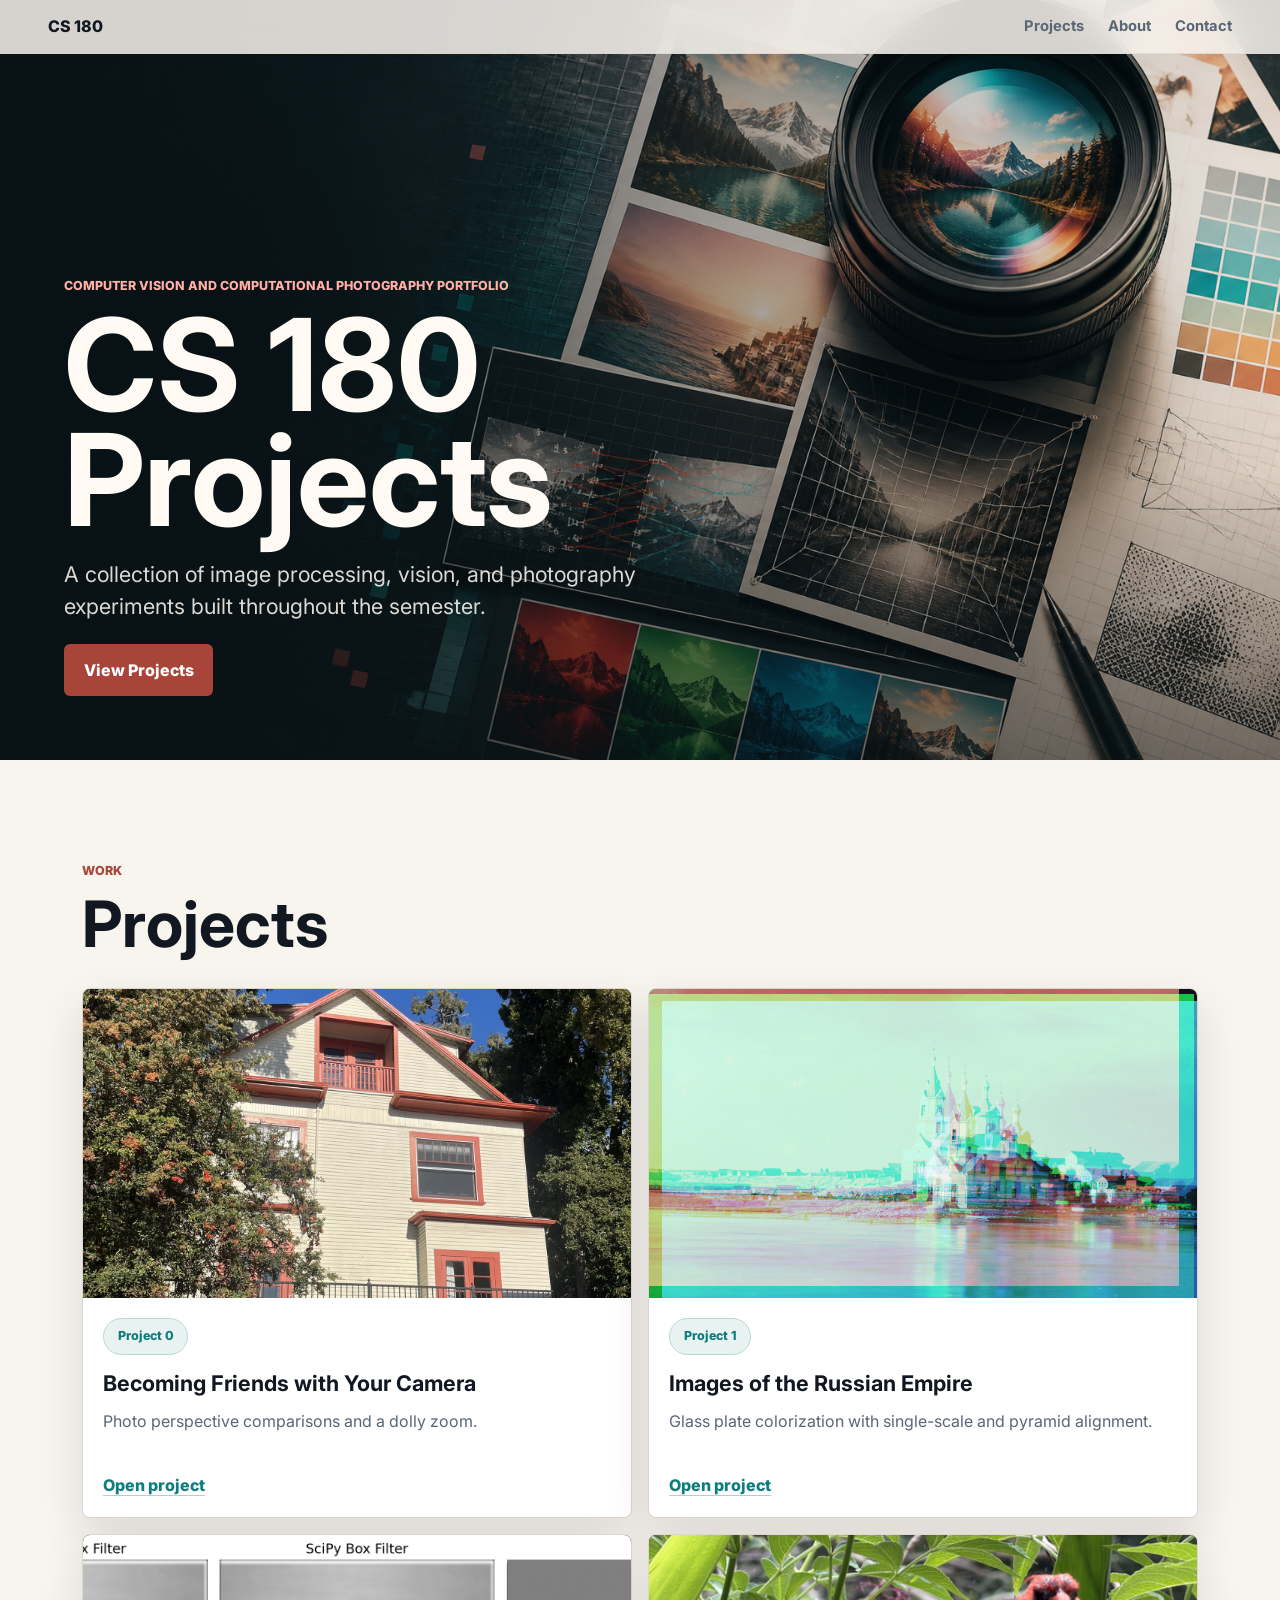
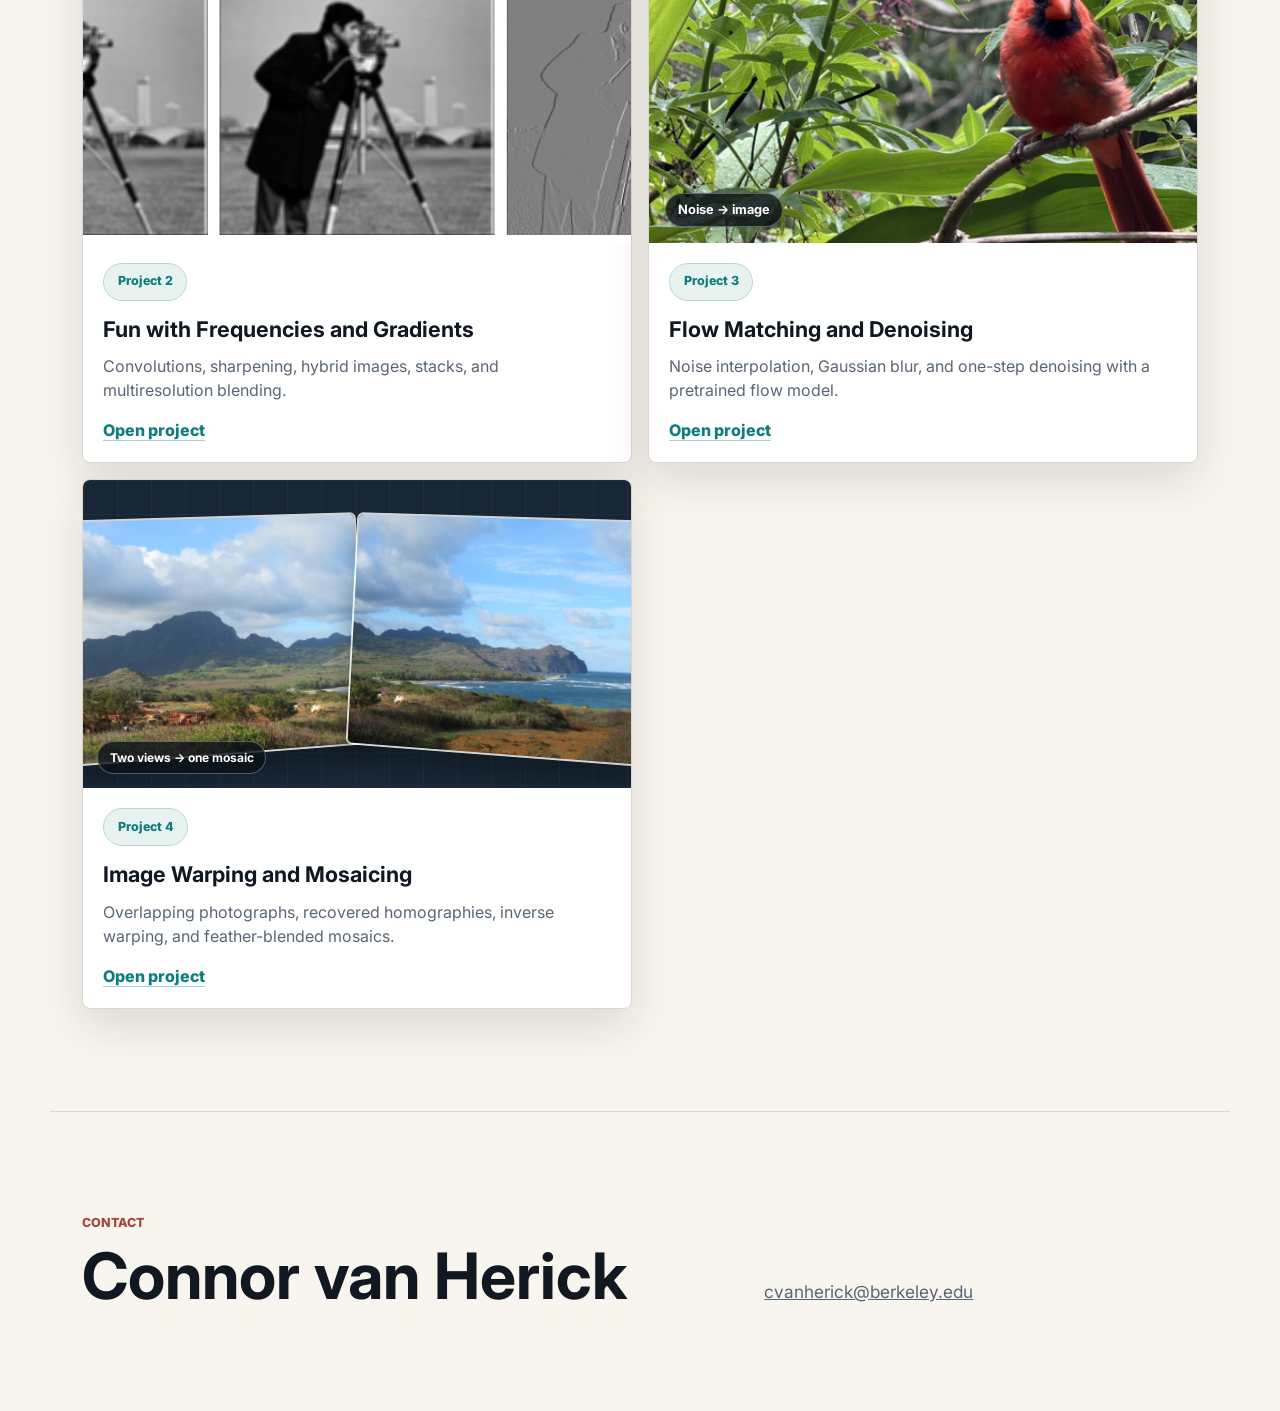
<file: index.html>
<!doctype html>
<html lang="en">
  <head>
    <meta charset="utf-8">
    <meta name="viewport" content="width=device-width, initial-scale=1">
    <meta name="description" content="CS 180 project portfolio for computational photography and computer vision work.">
    <title>CS 180 Portfolio</title>
    <link rel="preconnect" href="https://fonts.googleapis.com">
    <link rel="preconnect" href="https://fonts.gstatic.com" crossorigin>
    <link href="https://fonts.googleapis.com/css2?family=Inter:wght@400;500;600;700;800&display=swap" rel="stylesheet">
    <link rel="stylesheet" href="styles.css?v=homepage-project4-stitch-1">
    <script src="assets/home.js?v=homepage-project3-2" defer></script>
  </head>
  <body>
    <header class="site-header">
      <a class="brand" href="#top">CS 180</a>
      <nav class="nav" aria-label="Primary navigation">
        <a href="#projects">Projects</a>
        <a href="#about">About</a>
        <a href="#contact">Contact</a>
      </nav>
    </header>

    <main id="top">
      <section class="hero" aria-labelledby="hero-title">
        <img class="hero-image" src="assets/hero-computational-photography.png" alt="Camera lens and layered computational photography studies on a desk">
        <div class="hero-content">
          <p class="eyebrow">Computer Vision and Computational Photography Portfolio</p>
          <h1 id="hero-title">CS 180 Projects</h1>
          <p class="hero-copy">
            A collection of image processing, vision, and photography experiments built throughout the semester.
          </p>
          <a class="button" href="#projects">View Projects</a>
        </div>
      </section>

      <section class="section about-blank" id="about" aria-label="About"></section>

      <section class="section" id="projects" aria-labelledby="projects-title">
        <div class="section-heading">
          <p class="eyebrow">Work</p>
          <h2 id="projects-title">Projects</h2>
        </div>

        <div class="project-grid homepage-project-grid">
          <article class="project-card project-card-demo">
            <div class="project-card-preview dolly-preview" aria-hidden="true">
              <img class="preview-still" src="assets/project0/architecture/walked-forward.jpeg" alt="">
              <img class="preview-motion" data-src="assets/project0/dolly-zoom/photos-0.4s.gif" alt="">
            </div>
            <div class="project-card-body">
              <div class="project-number">Project 0</div>
              <h3>Becoming Friends with Your Camera</h3>
              <p>Photo perspective comparisons and a dolly zoom.</p>
              <a href="projects/project0/" aria-label="Open Project 0: Becoming Friends with Your Camera">Open project</a>
            </div>
          </article>
          <article class="project-card project-card-demo">
            <div class="project-card-preview project1-preview" aria-hidden="true">
              <img class="preview-final" src="projects/project1/CS180_fa2026_merged_photos/church_out.jpg" alt="">
              <img class="rgb-layer rgb-red" src="projects/project1/CS180_fa2026_merged_photos/church_out.jpg" alt="">
              <img class="rgb-layer rgb-green" src="projects/project1/CS180_fa2026_merged_photos/church_out.jpg" alt="">
              <img class="rgb-layer rgb-blue" src="projects/project1/CS180_fa2026_merged_photos/church_out.jpg" alt="">
            </div>
            <div class="project-card-body">
              <div class="project-number">Project 1</div>
              <h3>Images of the Russian Empire</h3>
              <p>Glass plate colorization with single-scale and pyramid alignment.</p>
              <a href="projects/project1/" aria-label="Open Project 1: Images of the Russian Empire">Open project</a>
            </div>
          </article>
          <article class="project-card project-card-demo">
            <div class="project-card-preview project2-preview" aria-hidden="true">
              <img src="projects/project2/convolution_comparison.png" alt="">
            </div>
            <div class="project-card-body">
              <div class="project-number">Project 2</div>
              <h3>Fun with Frequencies and Gradients</h3>
              <p>Convolutions, sharpening, hybrid images, stacks, and multiresolution blending.</p>
              <a href="projects/project2/" aria-label="Open Project 2: Fun with Frequencies and Gradients">Open project</a>
            </div>
          </article>
          <article class="project-card project-card-demo">
            <div class="project-card-preview project3-preview" aria-hidden="true">
              <img class="p3-preview-photo" src="projects/project3/assets/cardinal_original.png" alt="" loading="lazy">
              <svg class="p3-preview-noise" width="100%" height="100%">
                <filter id="p3-noise-texture" x="0" y="0" width="100%" height="100%">
                  <feTurbulence type="fractalNoise" baseFrequency="0.8" numOctaves="1" seed="12" />
                  <feColorMatrix type="saturate" values="2" />
                </filter>
                <rect width="100%" height="100%" filter="url(#p3-noise-texture)" />
              </svg>
              <span class="p3-preview-scan"></span>
              <span class="p3-preview-badge">Noise → image</span>
              <span class="p3-preview-progress"></span>
            </div>
            <div class="project-card-body">
              <div class="project-number">Project 3</div>
              <h3>Flow Matching and Denoising</h3>
              <p>Noise interpolation, Gaussian blur, and one-step denoising with a pretrained flow model.</p>
              <a href="projects/project3/" aria-label="Open Project 3: Flow Matching and Denoising">Open project</a>
            </div>
          </article>
          <article class="project-card project-card-demo">
            <div class="project-card-preview project4-preview" aria-hidden="true">
              <img class="p4-source p4-source-left" src="projects/project4/assets/hawaii-2.jpg" alt="" loading="lazy">
              <img class="p4-source p4-source-right" src="projects/project4/assets/hawaii-1.jpg" alt="" loading="lazy">
              <img class="p4-preview-mosaic" src="projects/project4/assets/b-hawaii-mosaic.jpg" alt="" loading="lazy">
              <span class="p4-preview-scan"></span>
              <span class="p4-preview-label">Two views → one mosaic</span>
            </div>
            <div class="project-card-body">
              <div class="project-number">Project 4</div>
              <h3>Image Warping and Mosaicing</h3>
              <p>Overlapping photographs, recovered homographies, inverse warping, and feather-blended mosaics.</p>
              <a href="projects/project4/" aria-label="Open Project 4: Image Warping and Mosaicing">Open project</a>
            </div>
          </article>
        </div>
      </section>

      <section class="section contact" id="contact" aria-labelledby="contact-title">
        <div>
          <p class="eyebrow">Contact</p>
          <h2 id="contact-title">Connor van Herick</h2>
        </div>
        <p><a href="mailto:cvanherick@berkeley.edu">cvanherick@berkeley.edu</a></p>
      </section>
    </main>
  </body>
</html>
</file>
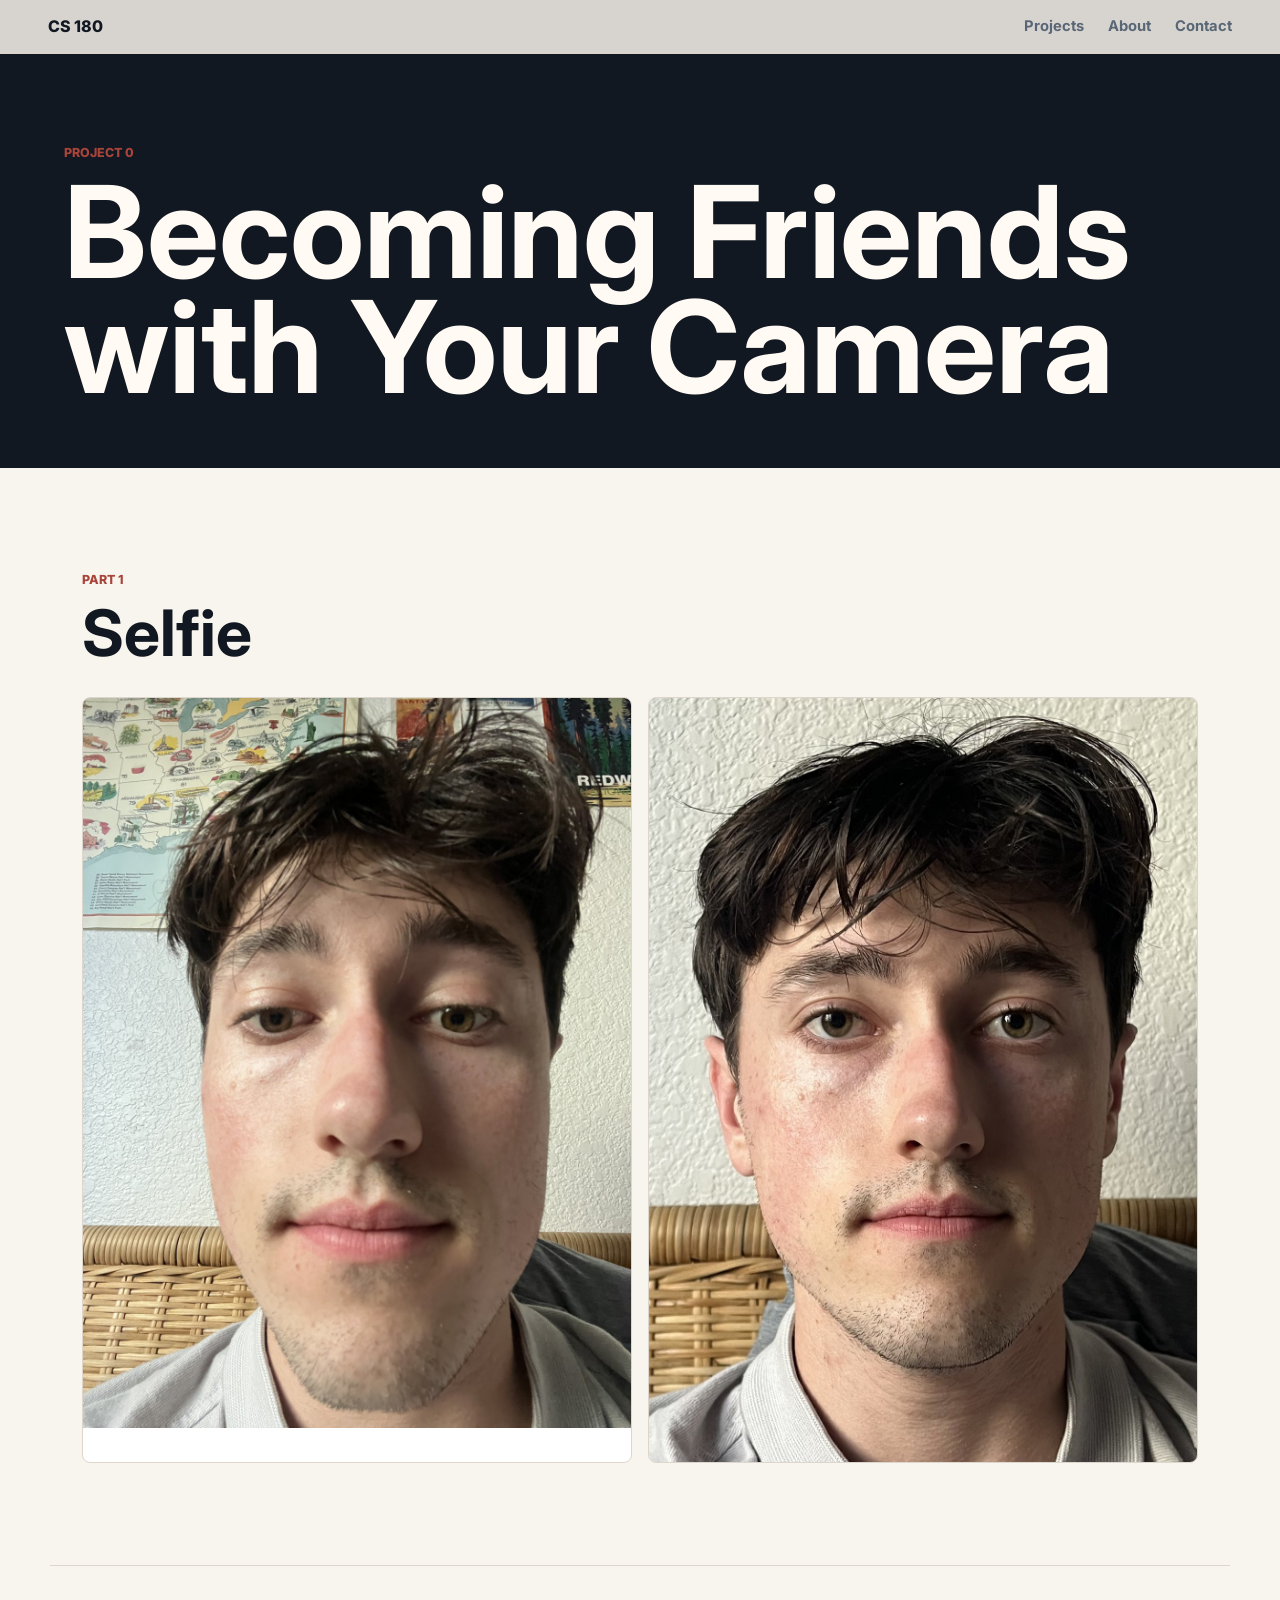
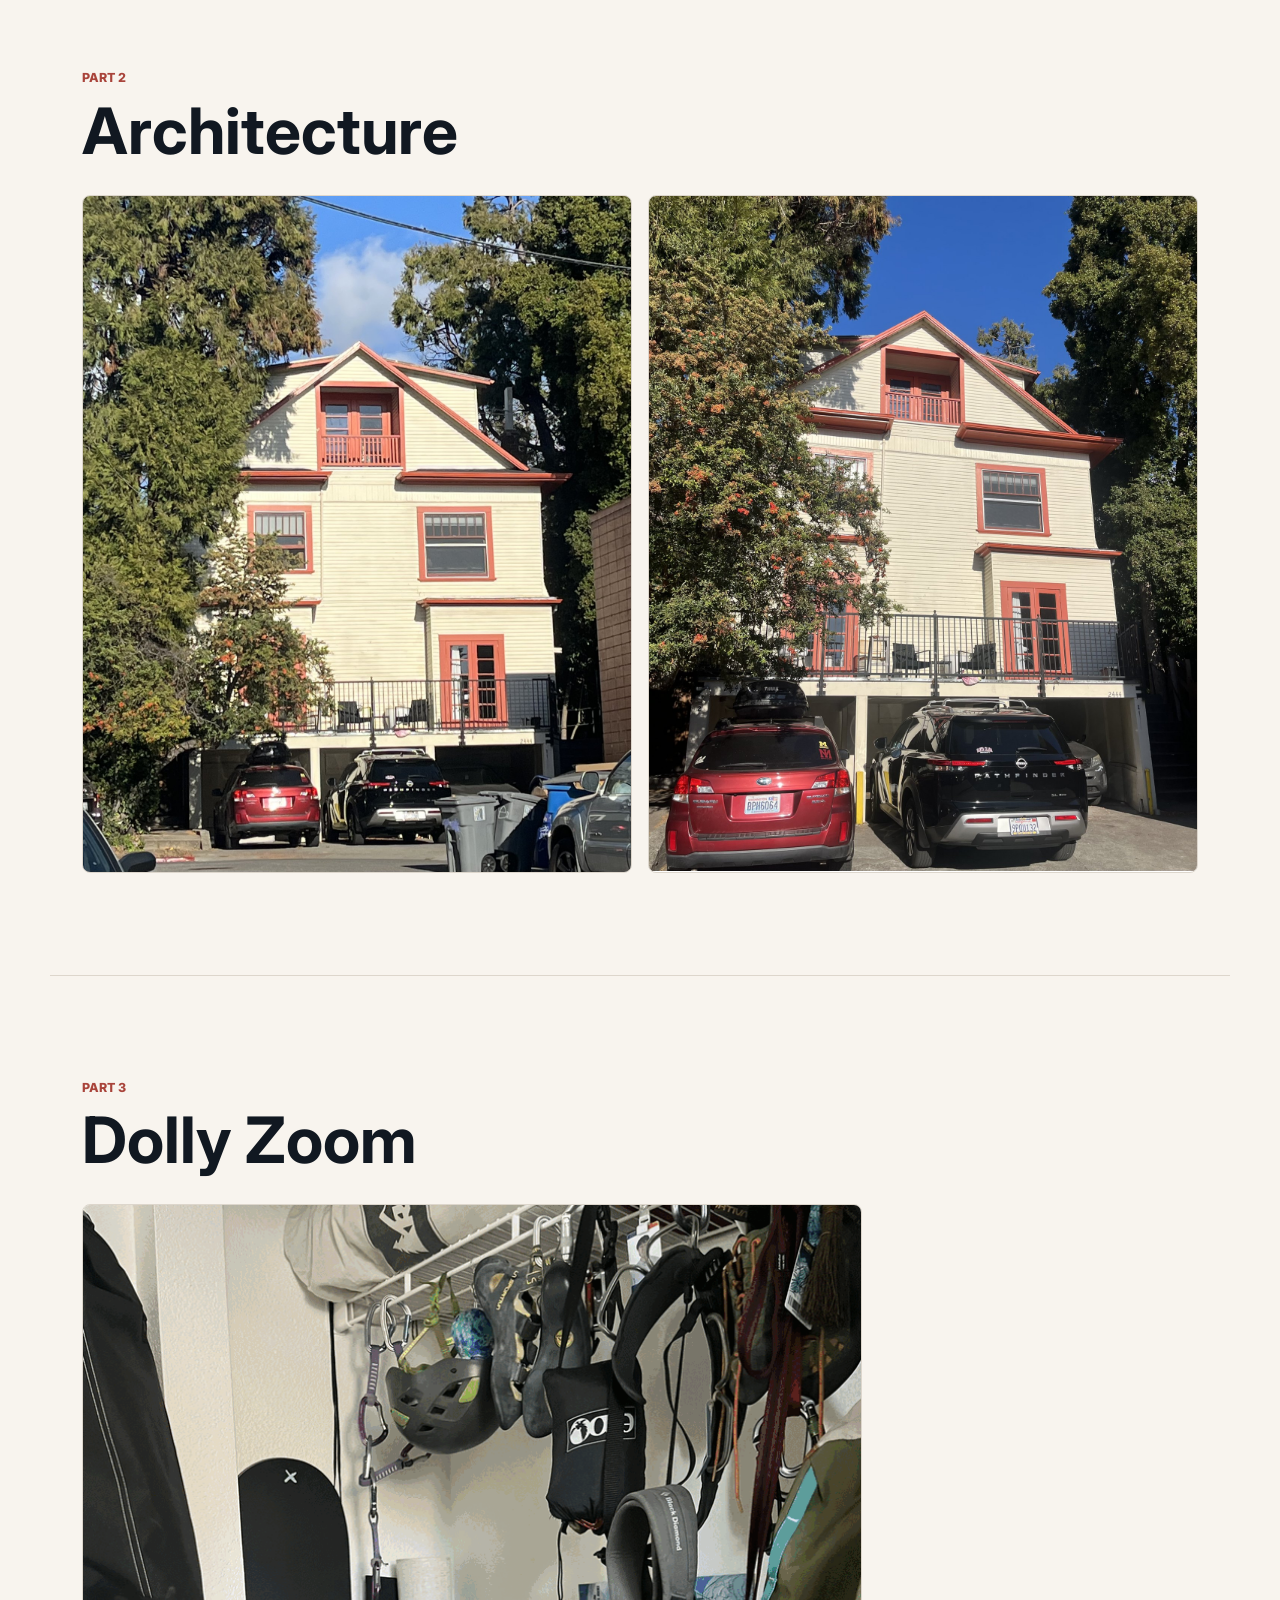
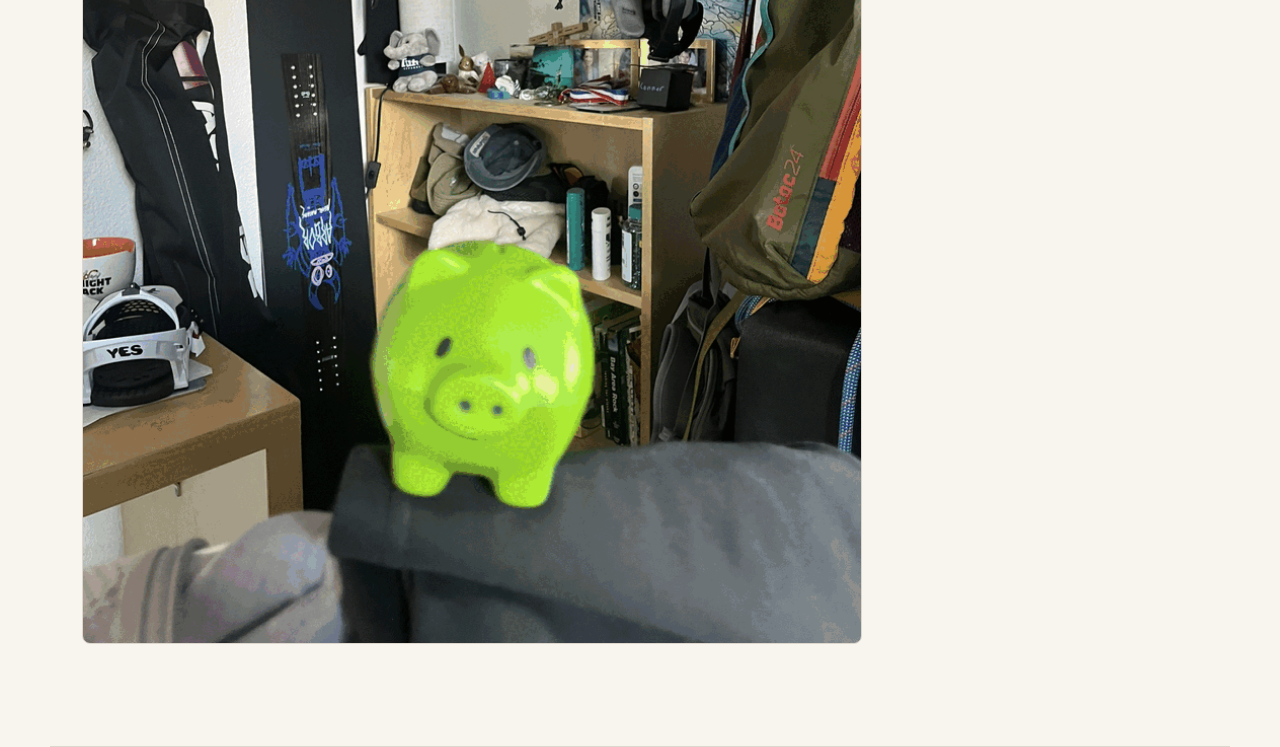
<file: projects/project0/index.html>
<!doctype html>
<html lang="en">
  <head>
    <meta charset="utf-8">
    <meta name="viewport" content="width=device-width, initial-scale=1">
    <meta name="description" content="Project 0: Becoming Friends with Your Camera">
    <title>Project 0: Becoming Friends with Your Camera | CS 180 Portfolio</title>
    <link rel="preconnect" href="https://fonts.googleapis.com">
    <link rel="preconnect" href="https://fonts.gstatic.com" crossorigin>
    <link href="https://fonts.googleapis.com/css2?family=Inter:wght@400;500;600;700;800&display=swap" rel="stylesheet">
    <link rel="stylesheet" href="../../styles.css">
  </head>
  <body>
    <header class="site-header">
      <a class="brand" href="../../">CS 180</a>
      <nav class="nav" aria-label="Primary navigation">
        <a href="../../#projects">Projects</a>
        <a href="../../#about">About</a>
        <a href="../../#contact">Contact</a>
      </nav>
    </header>

    <main>
      <section class="project-hero">
        <p class="eyebrow">Project 0</p>
        <h1>Becoming Friends with Your Camera</h1>
      </section>

      <section class="section project-section" aria-labelledby="selfie-title">
        <div class="section-heading">
          <p class="eyebrow">Part 1</p>
          <h2 id="selfie-title">Selfie</h2>
        </div>
        <div class="media-pair">
          <figure class="media-slot">
            <img src="../../assets/project0/selfie/close-up.jpeg" alt="Close-up selfie portrait">
          </figure>
          <figure class="media-slot">
            <img src="../../assets/project0/selfie/step-back-zoom.jpeg" alt="Portrait taken from farther back with zoom">
          </figure>
        </div>
      </section>

      <section class="section project-section" aria-labelledby="architecture-title">
        <div class="section-heading">
          <p class="eyebrow">Part 2</p>
          <h2 id="architecture-title">Architecture</h2>
        </div>
        <div class="media-pair">
          <figure class="media-slot">
            <img src="../../assets/project0/architecture/zoomed.jpeg" alt="Zoomed architectural photo">
          </figure>
          <figure class="media-slot">
            <img src="../../assets/project0/architecture/walked-forward.jpeg" alt="Architectural photo taken after walking forward">
          </figure>
        </div>
      </section>

      <section class="section project-section" aria-labelledby="dolly-title">
        <div class="section-heading">
          <p class="eyebrow">Part 3</p>
          <h2 id="dolly-title">Dolly Zoom</h2>
        </div>
        <figure class="media-slot media-slot-wide">
          <img src="../../assets/project0/dolly-zoom/photos-0.4s.gif" alt="Dolly zoom animated GIF">
        </figure>
      </section>
    </main>
  </body>
</html>
</file>
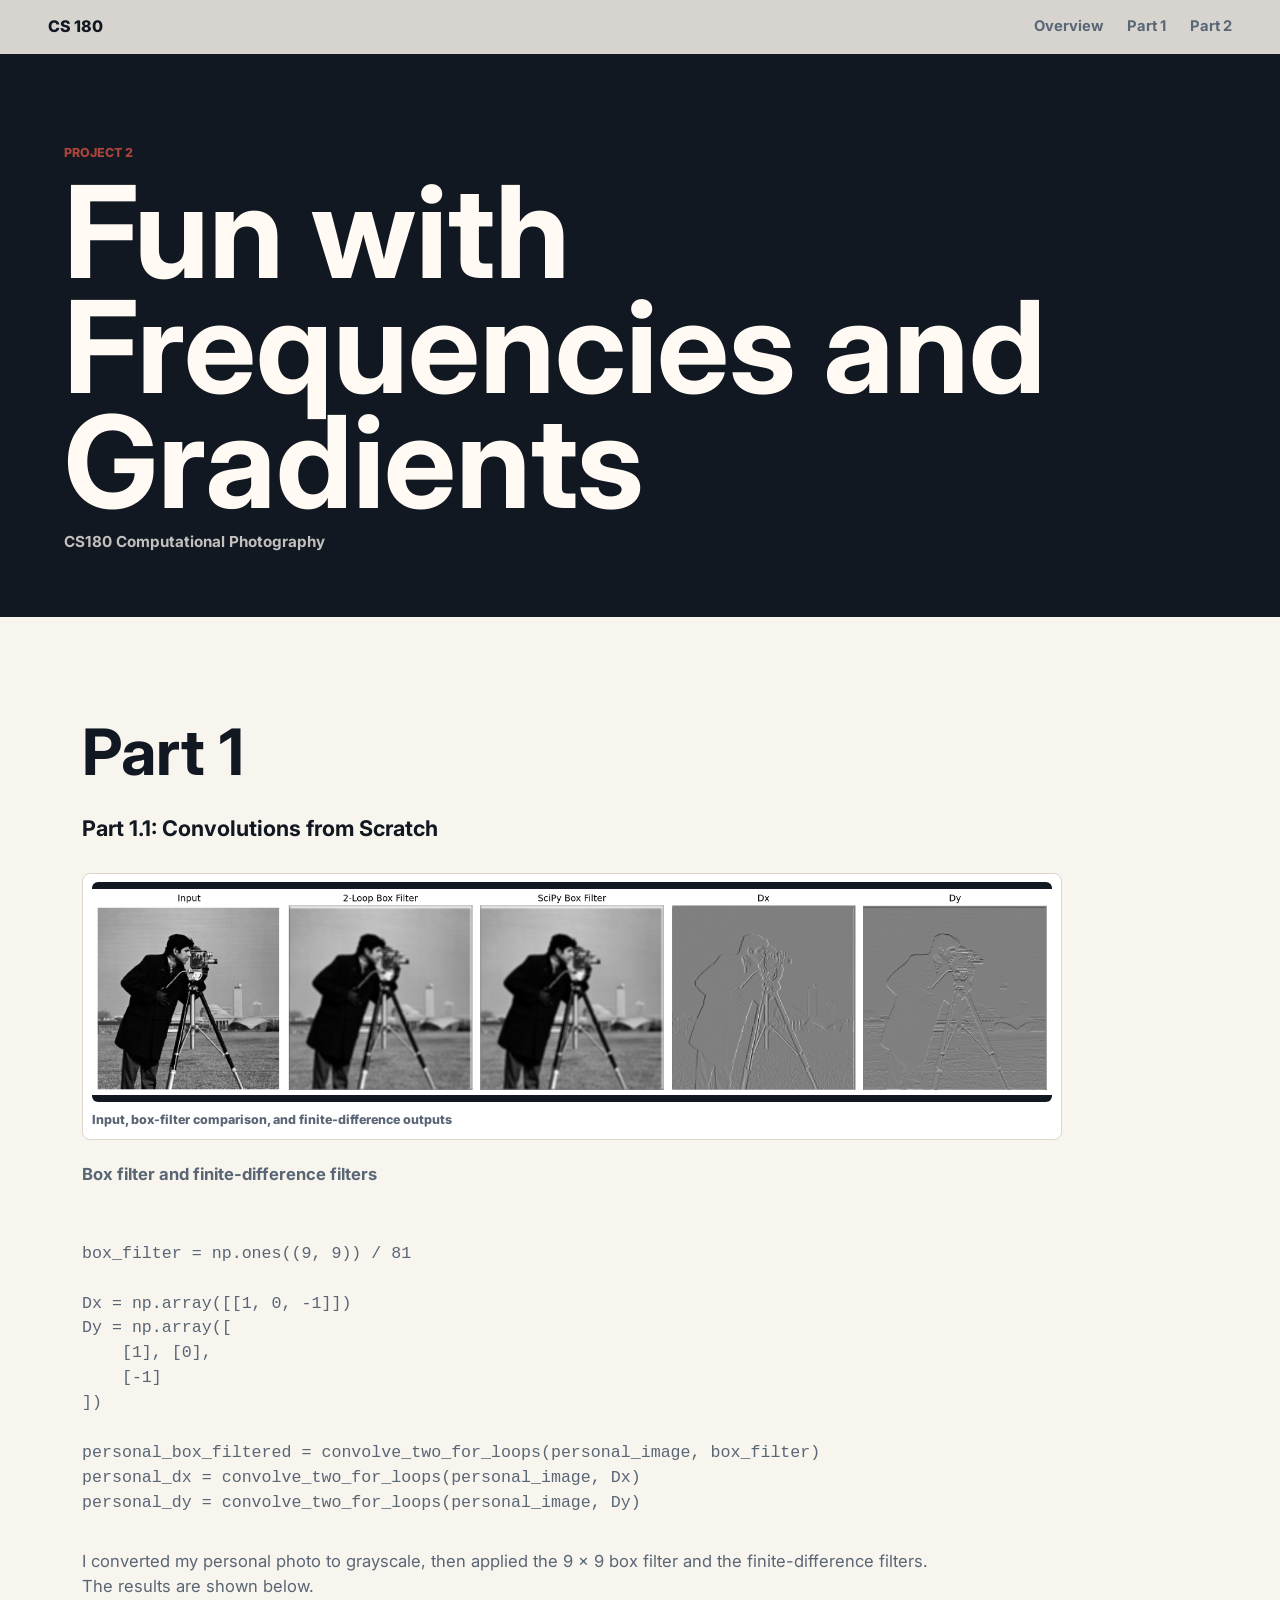
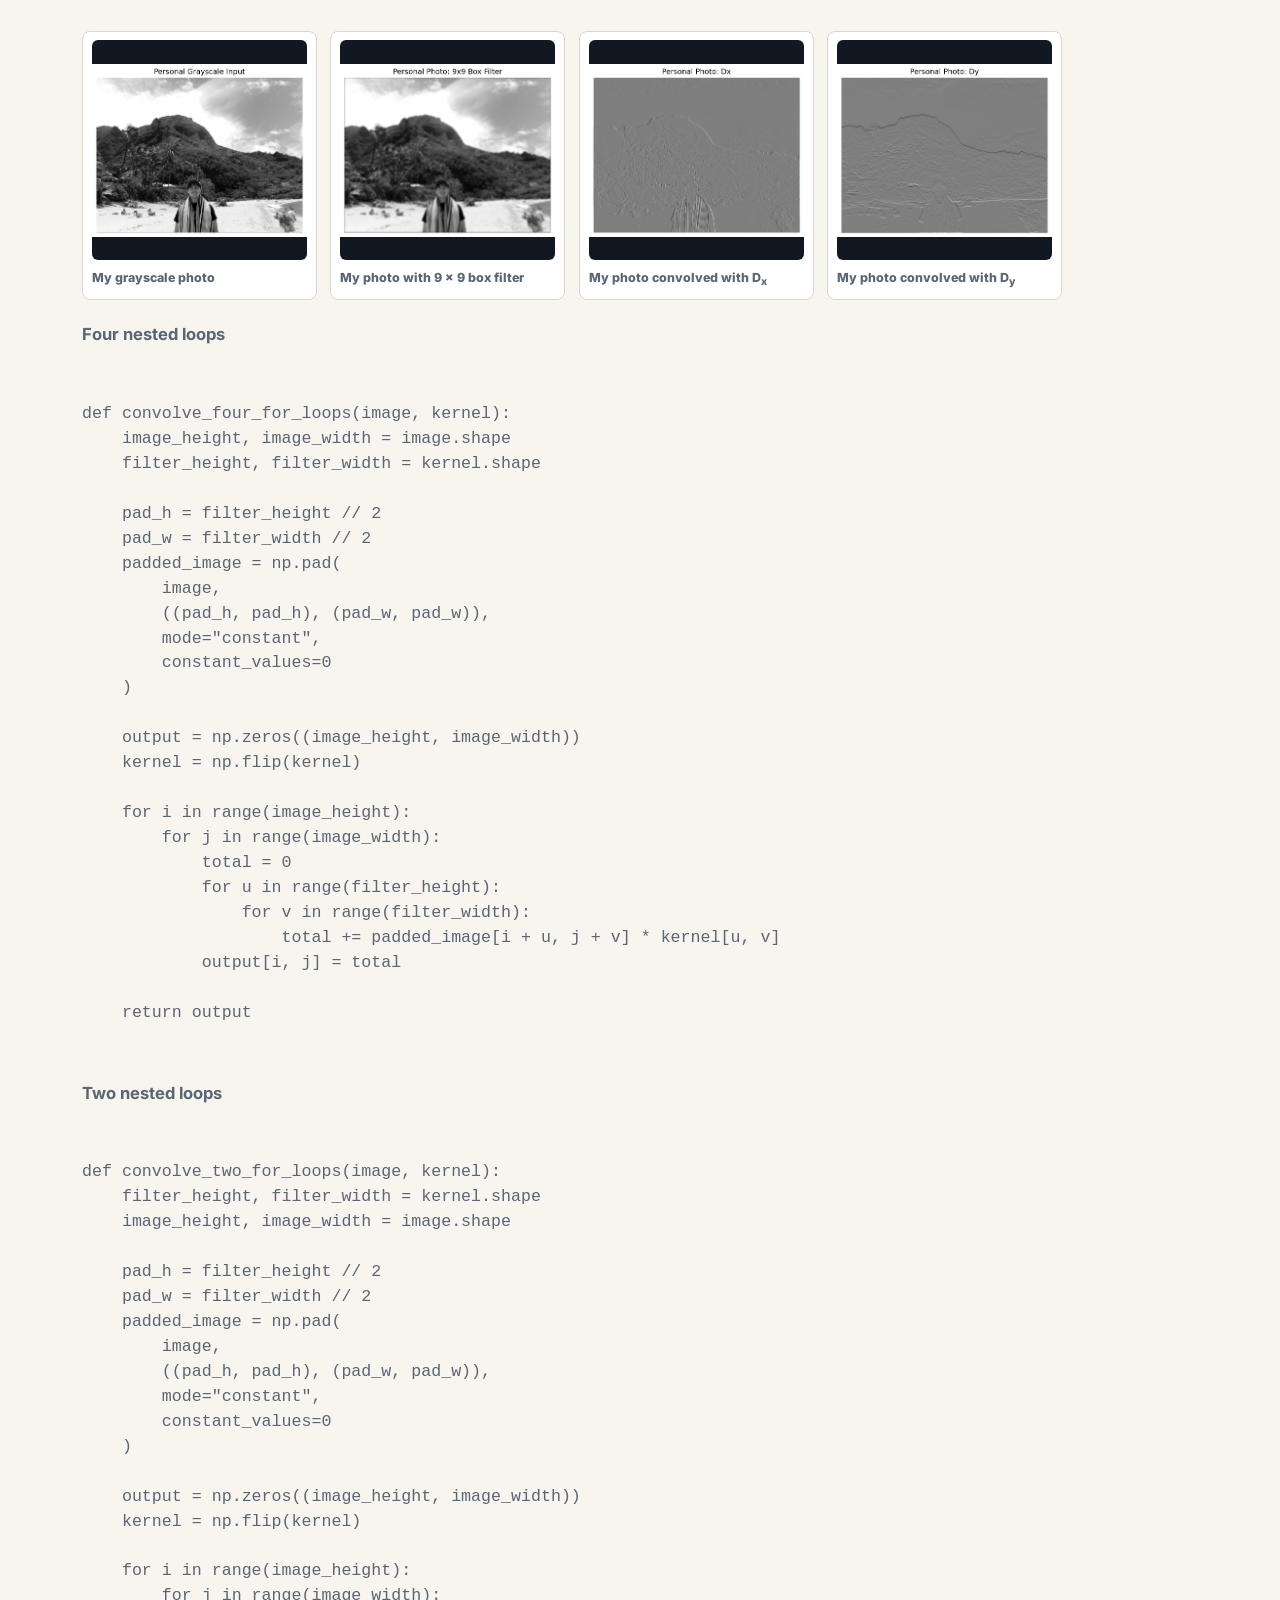
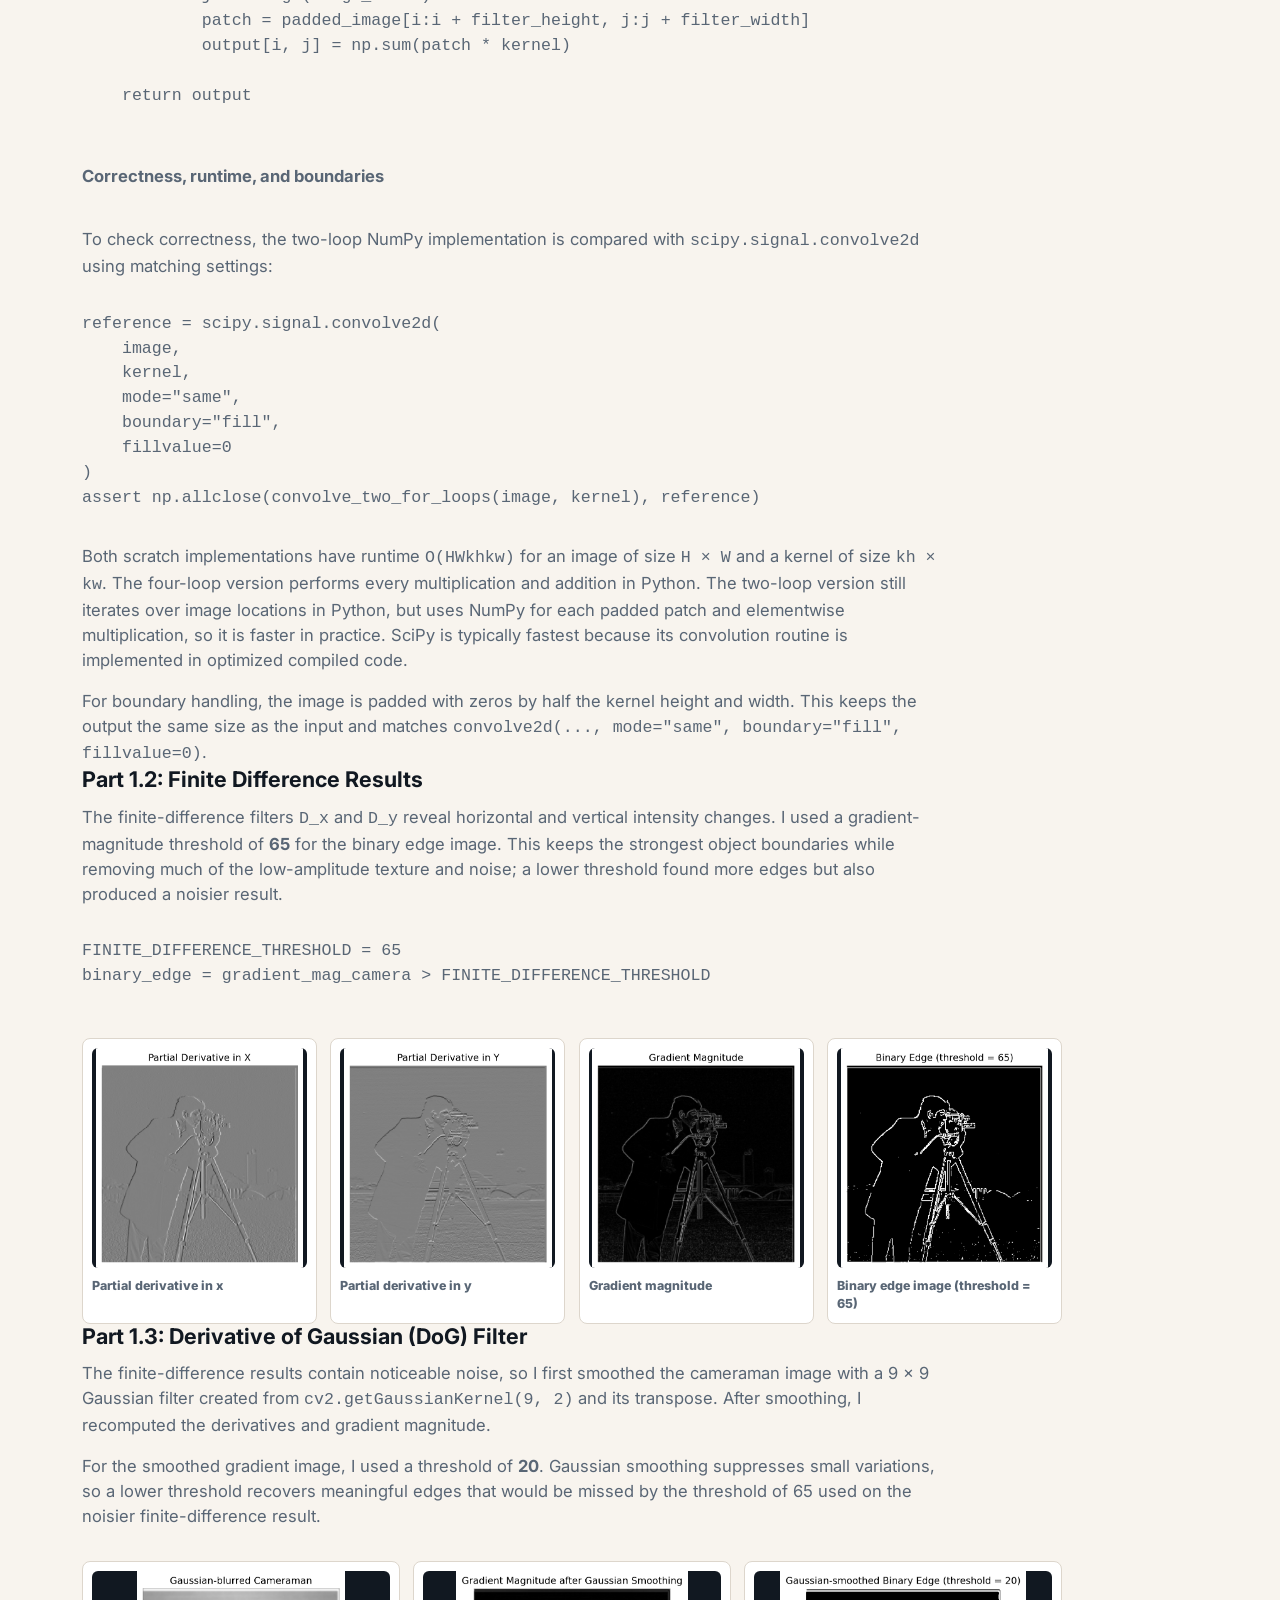
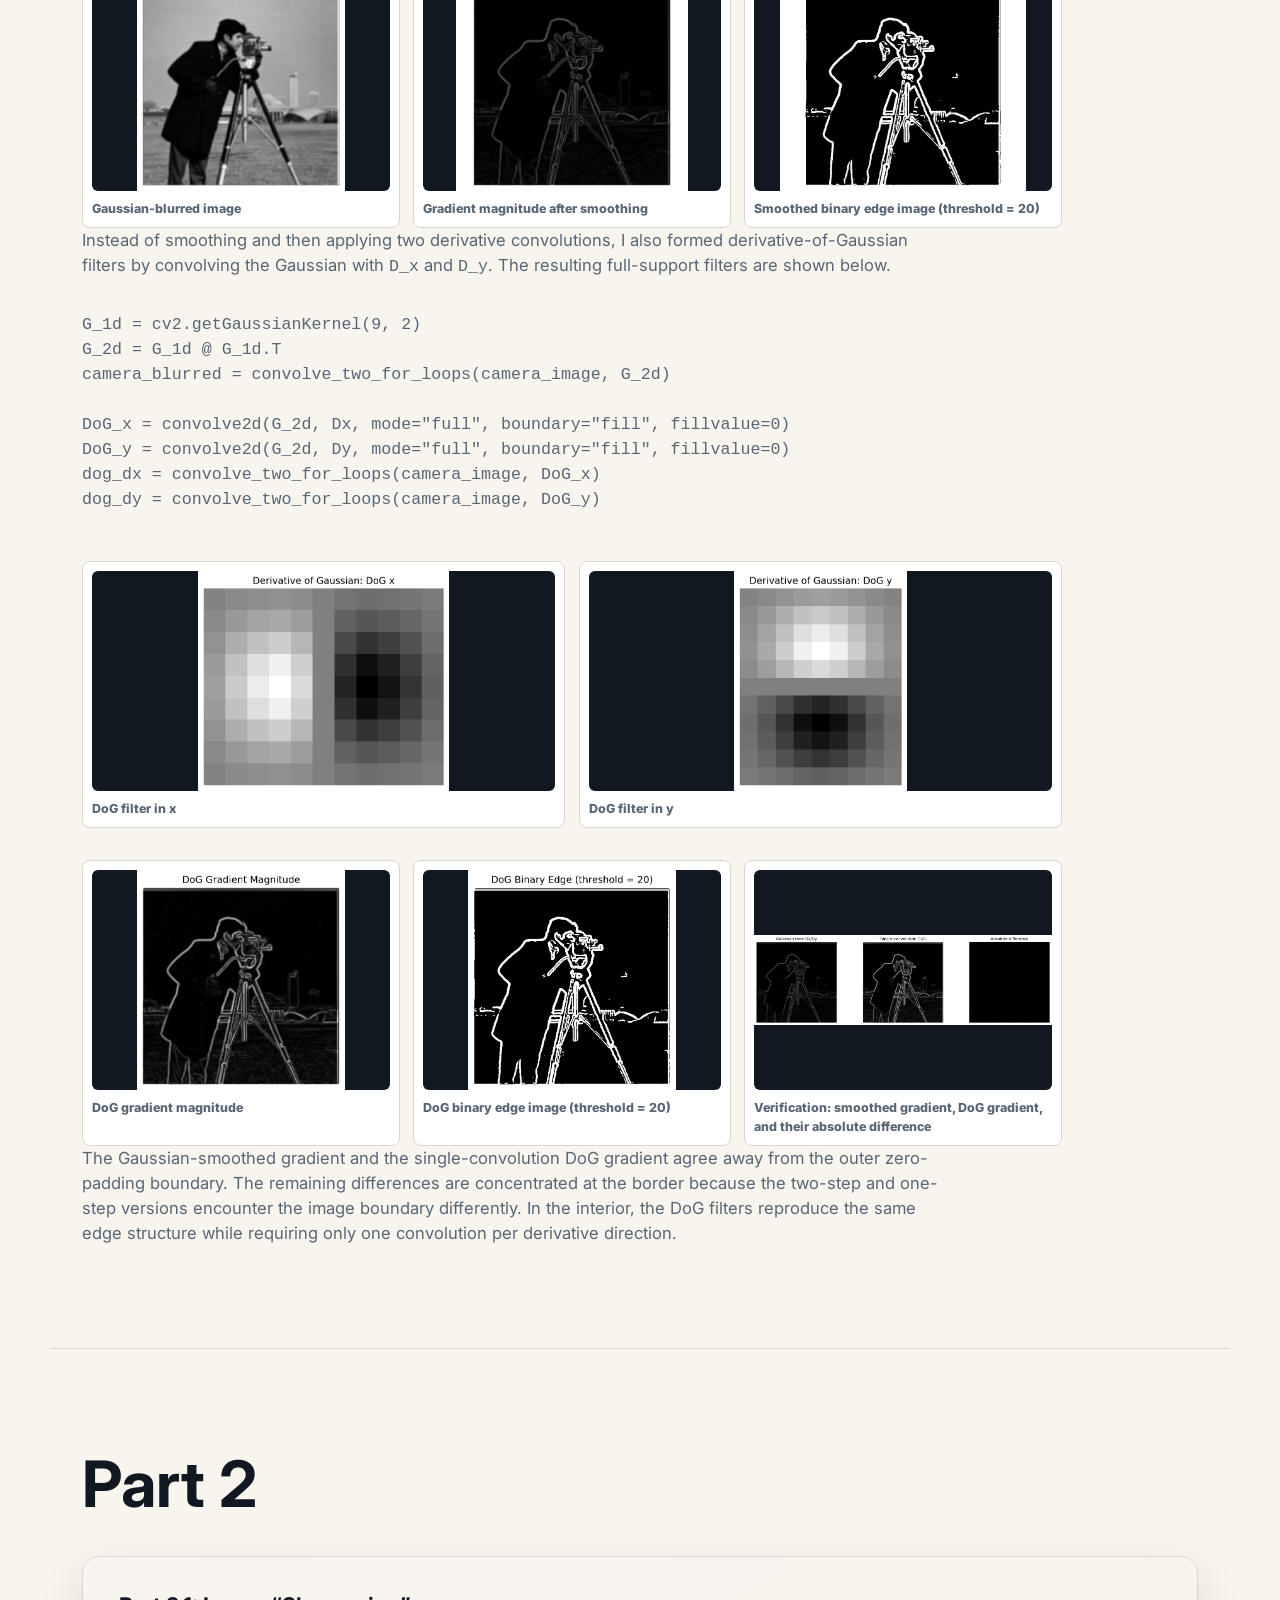
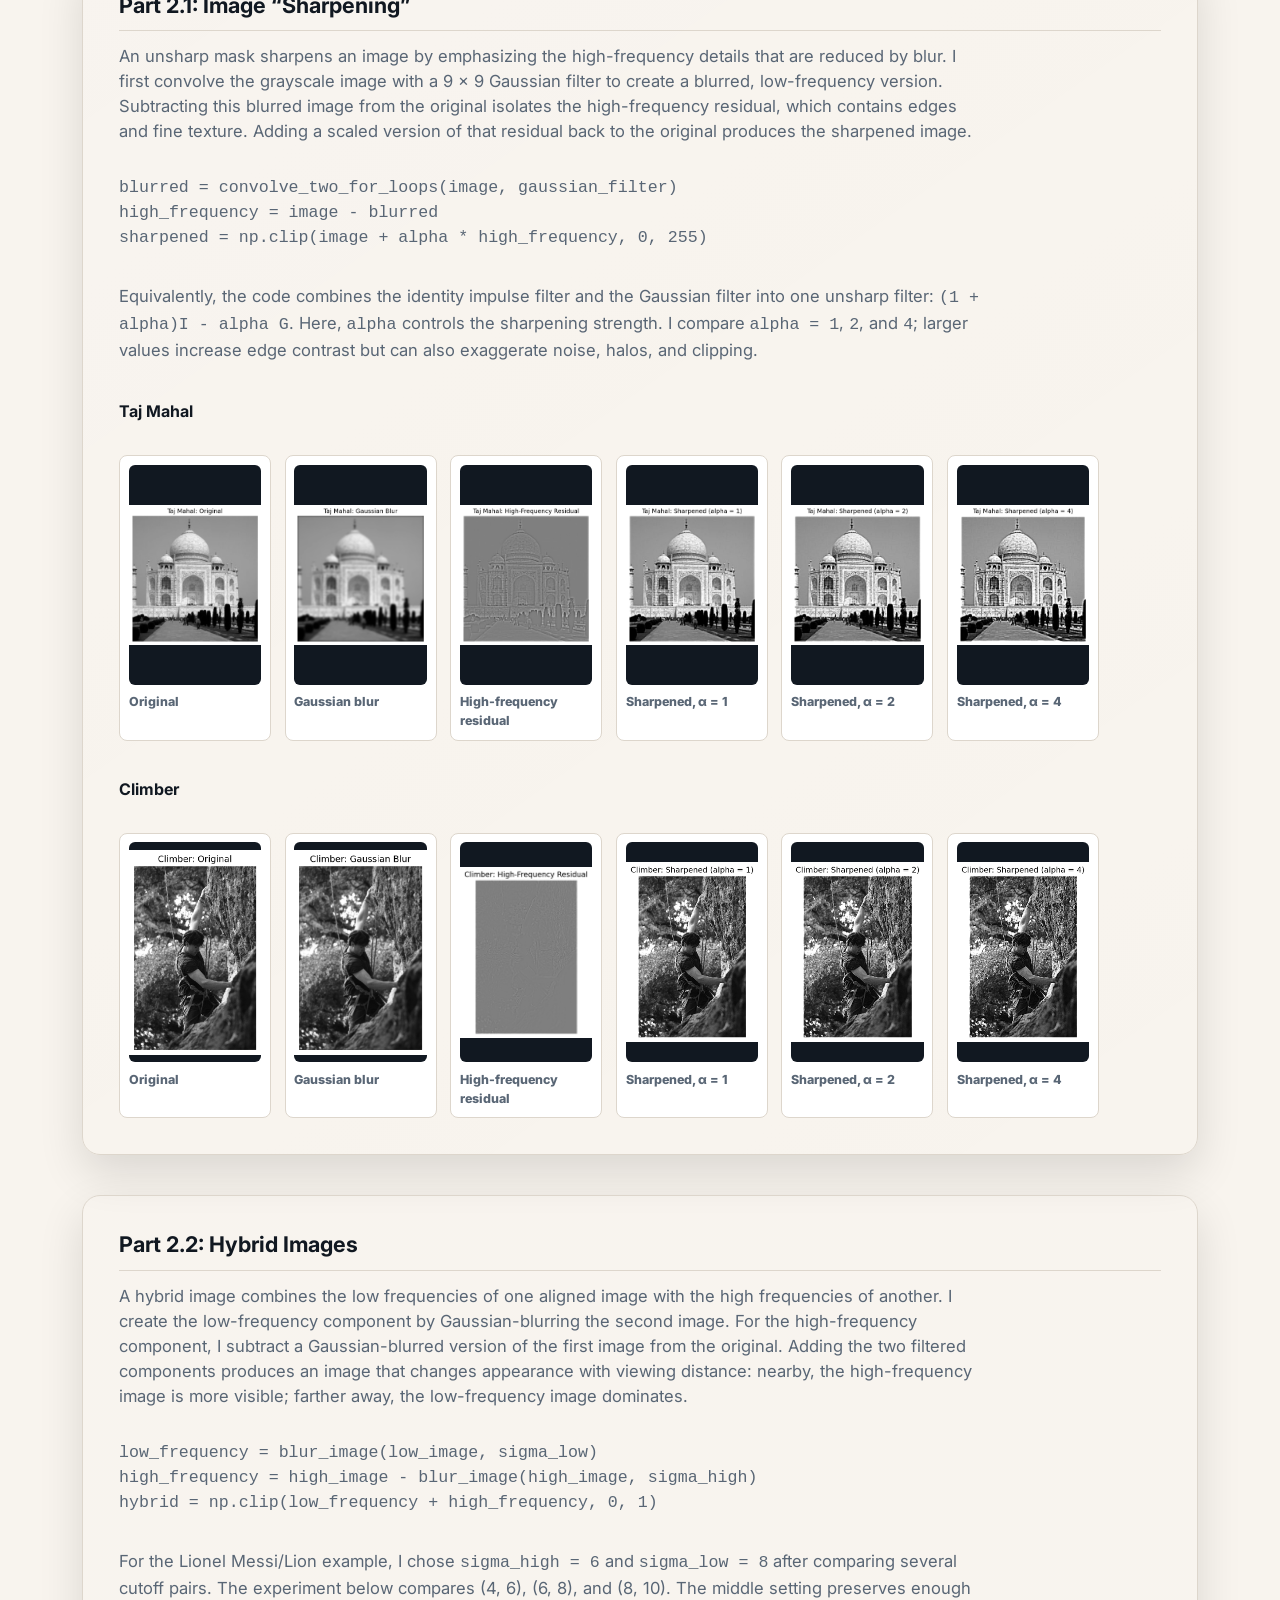
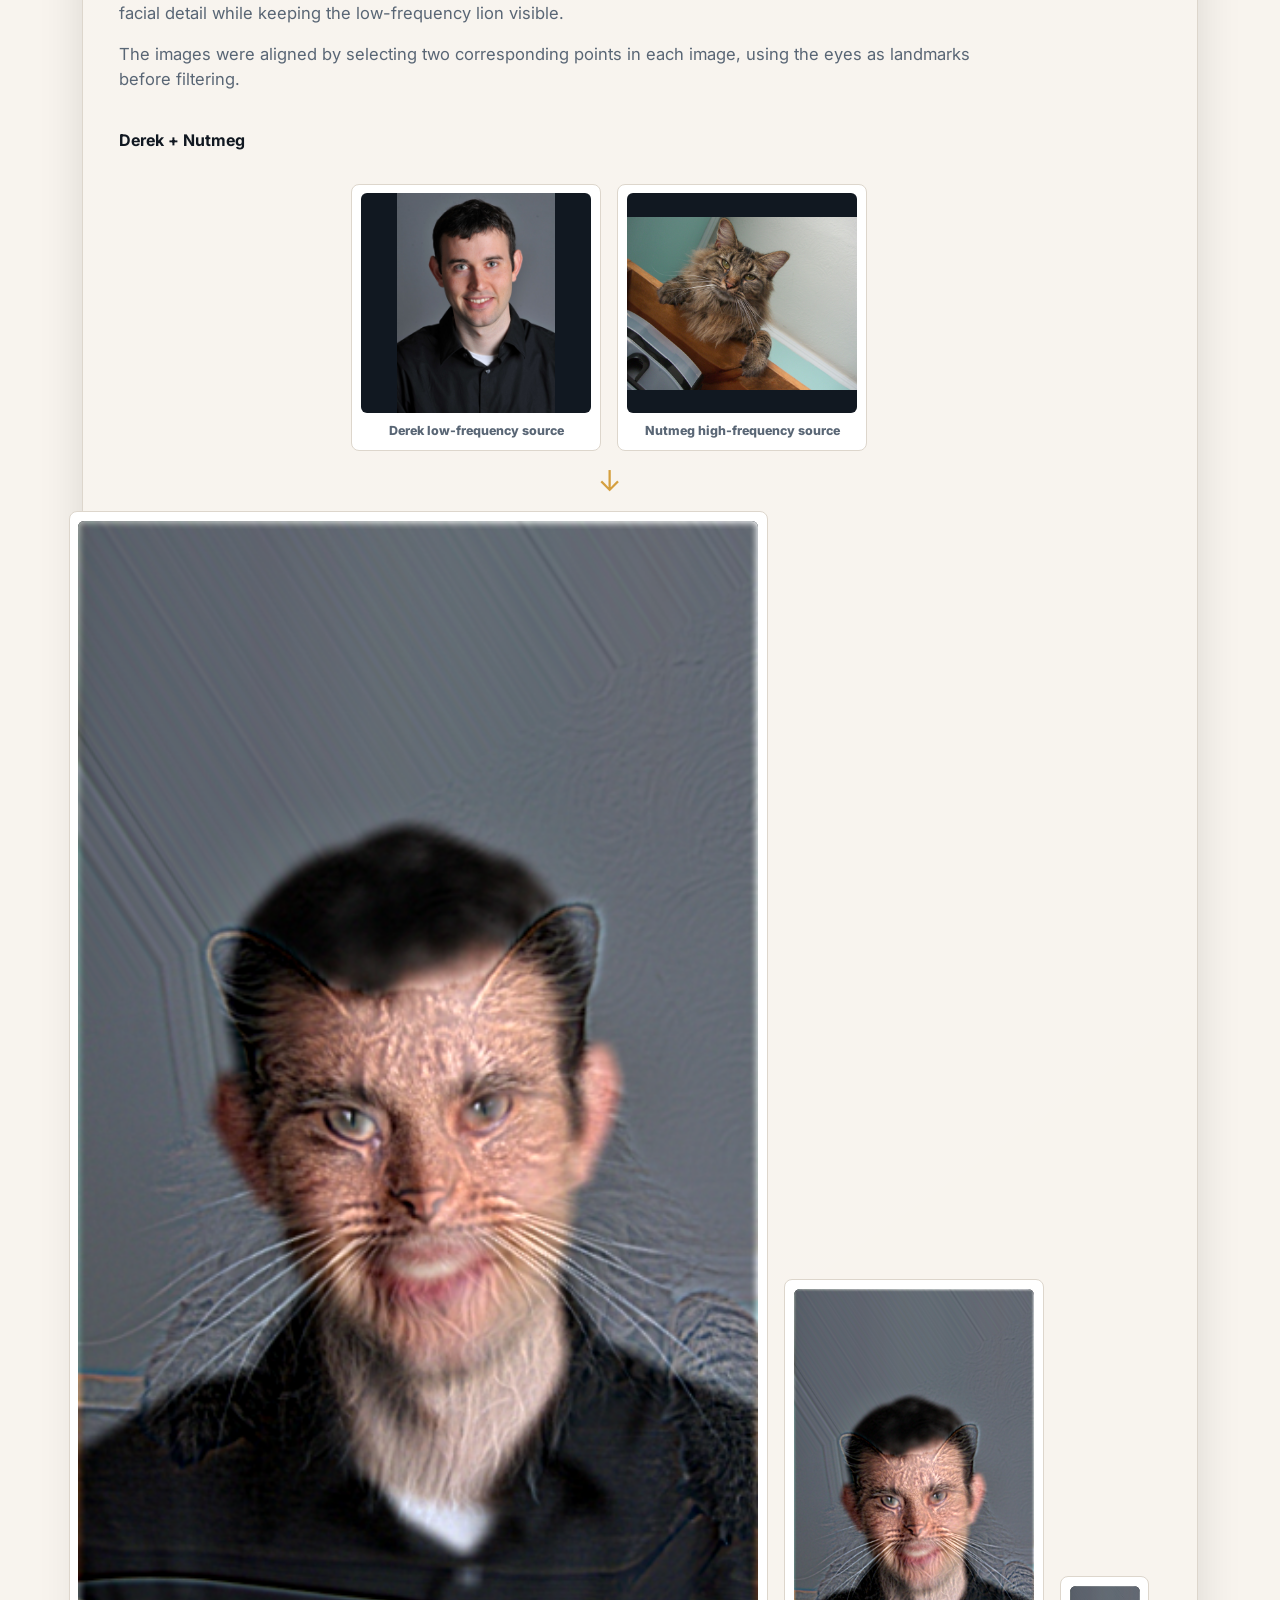
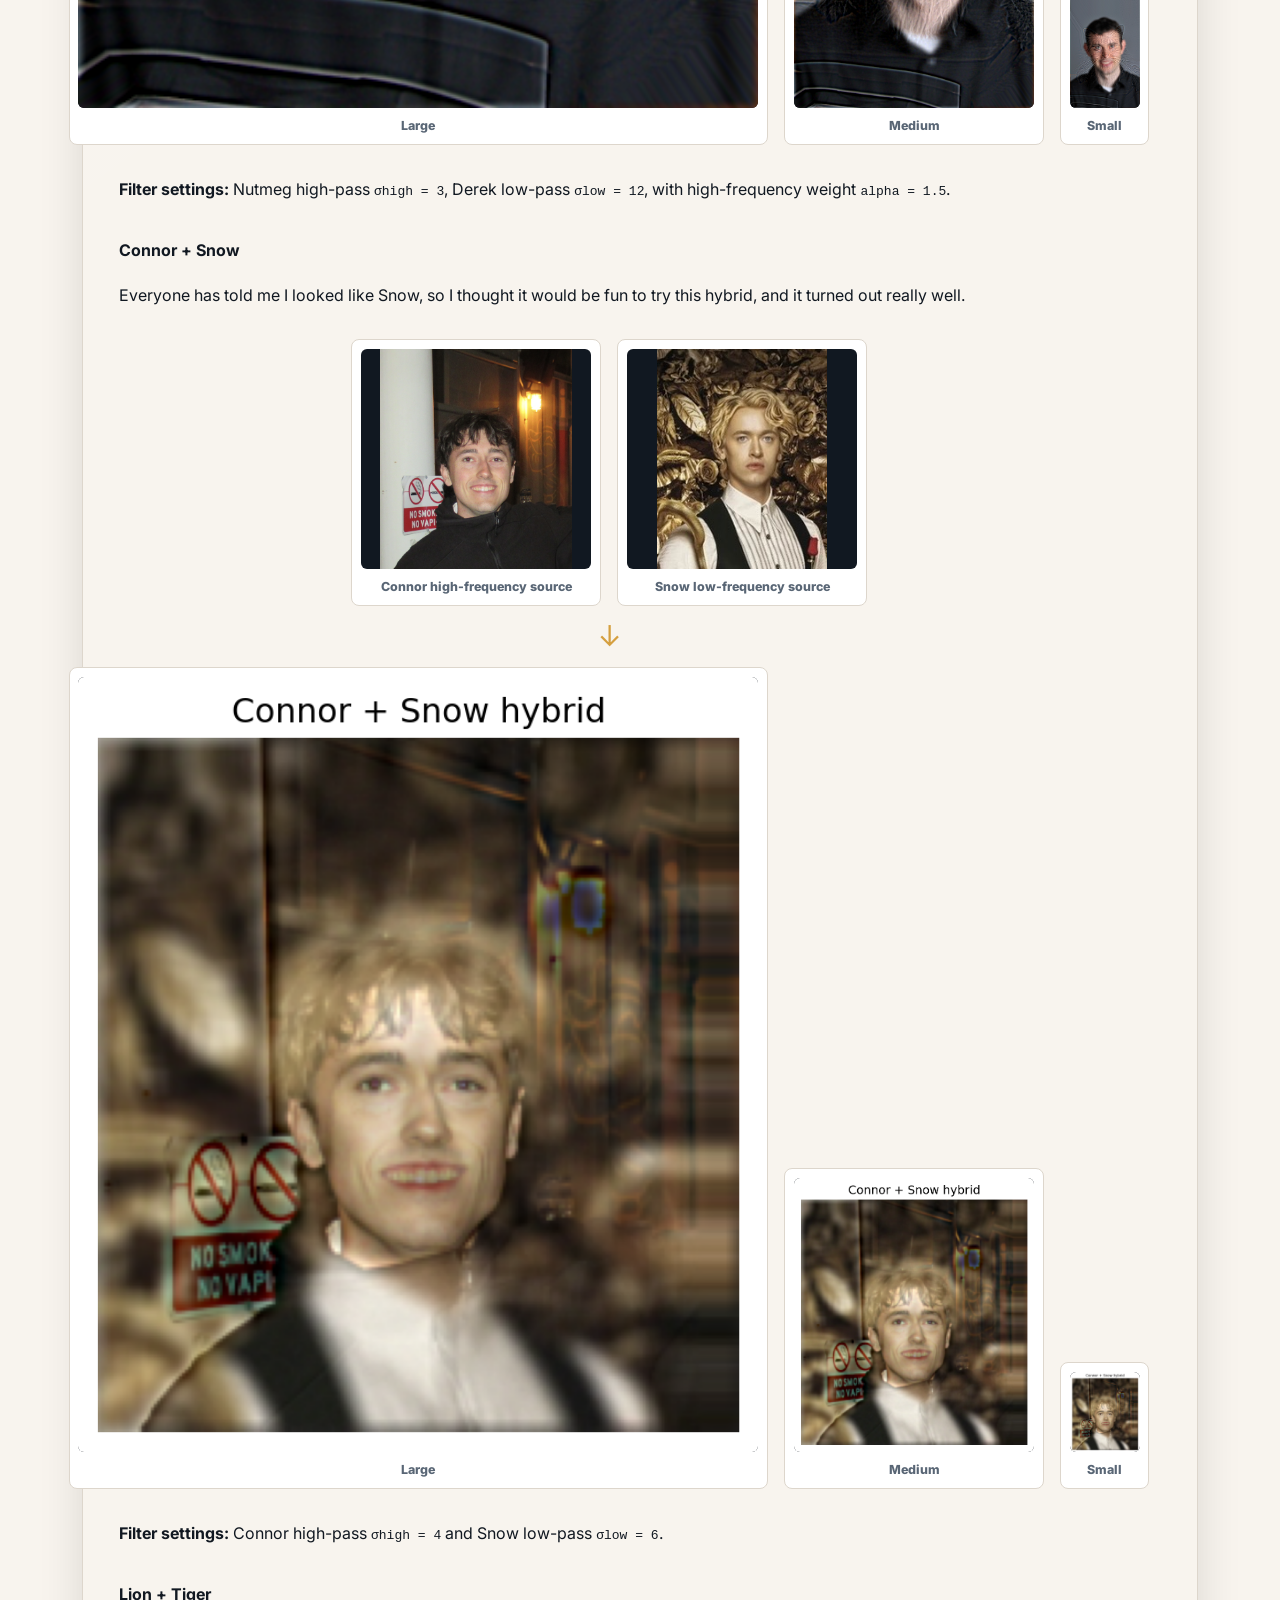
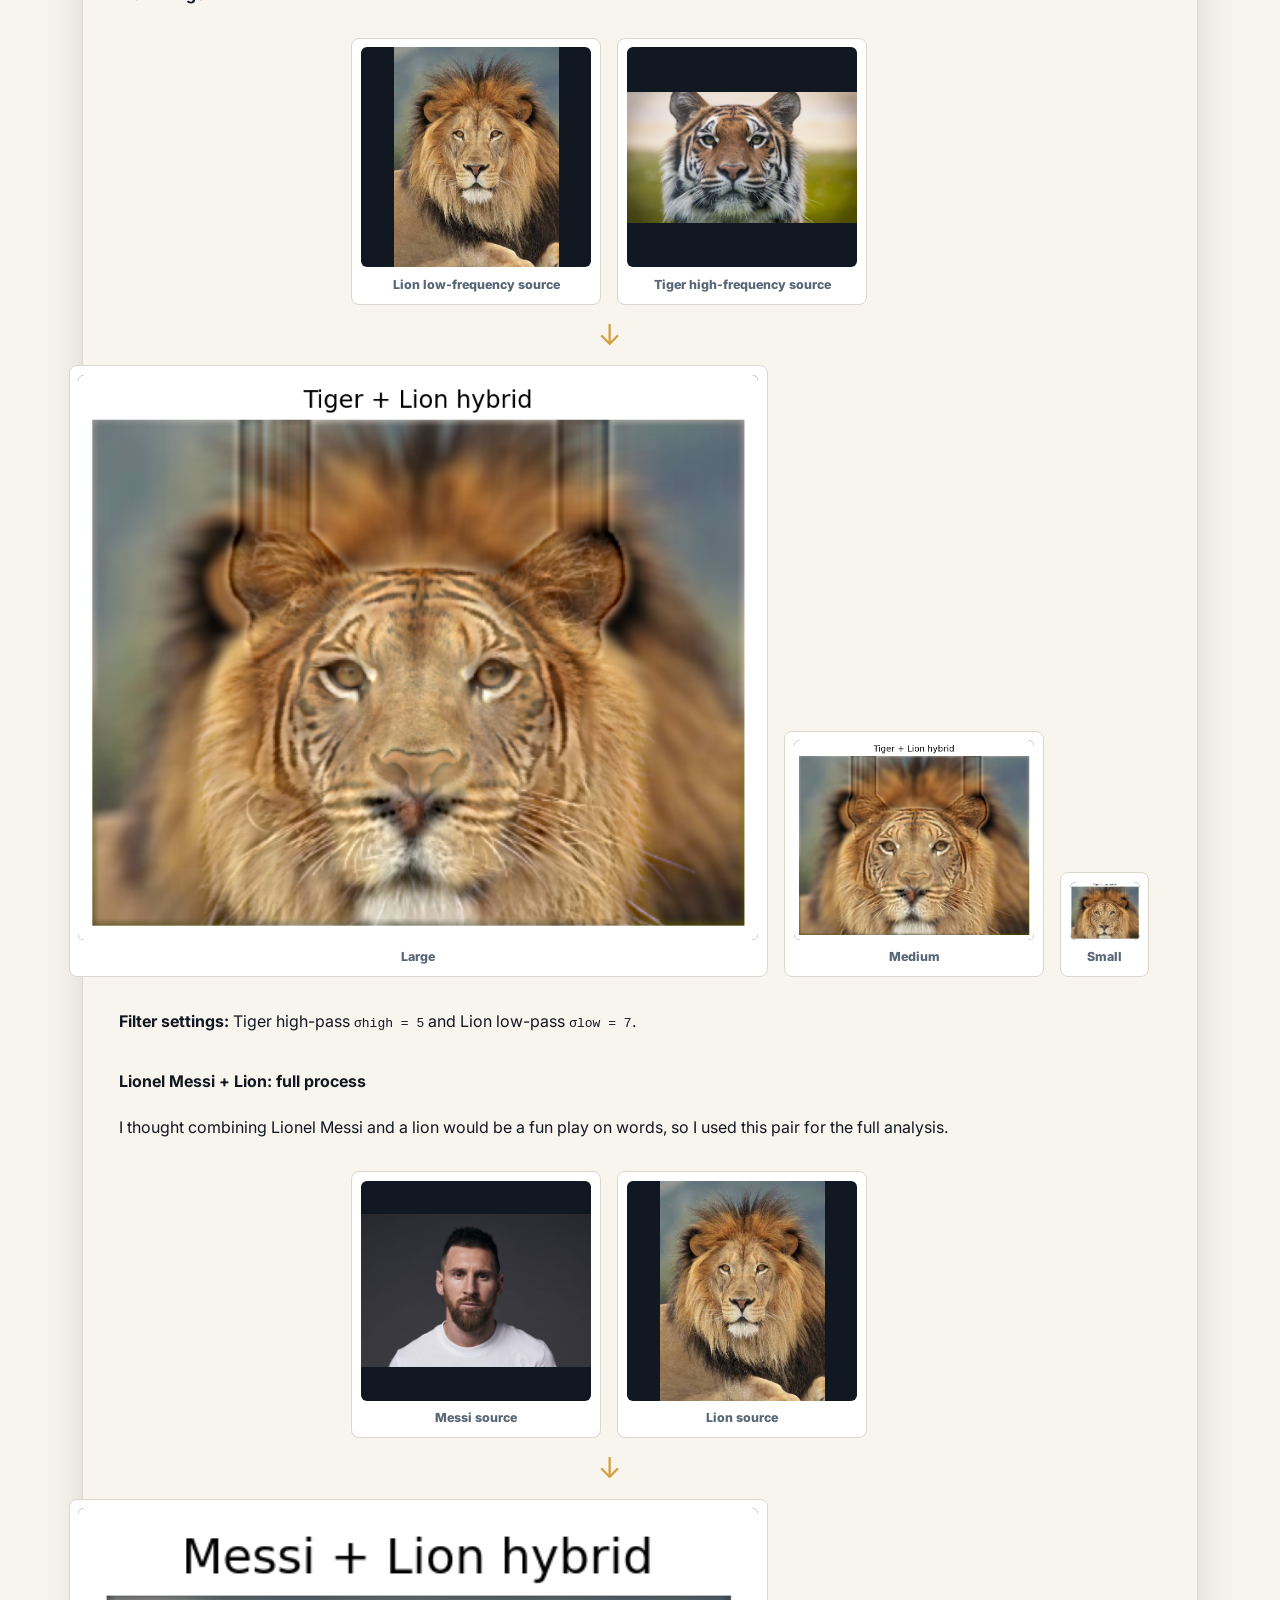
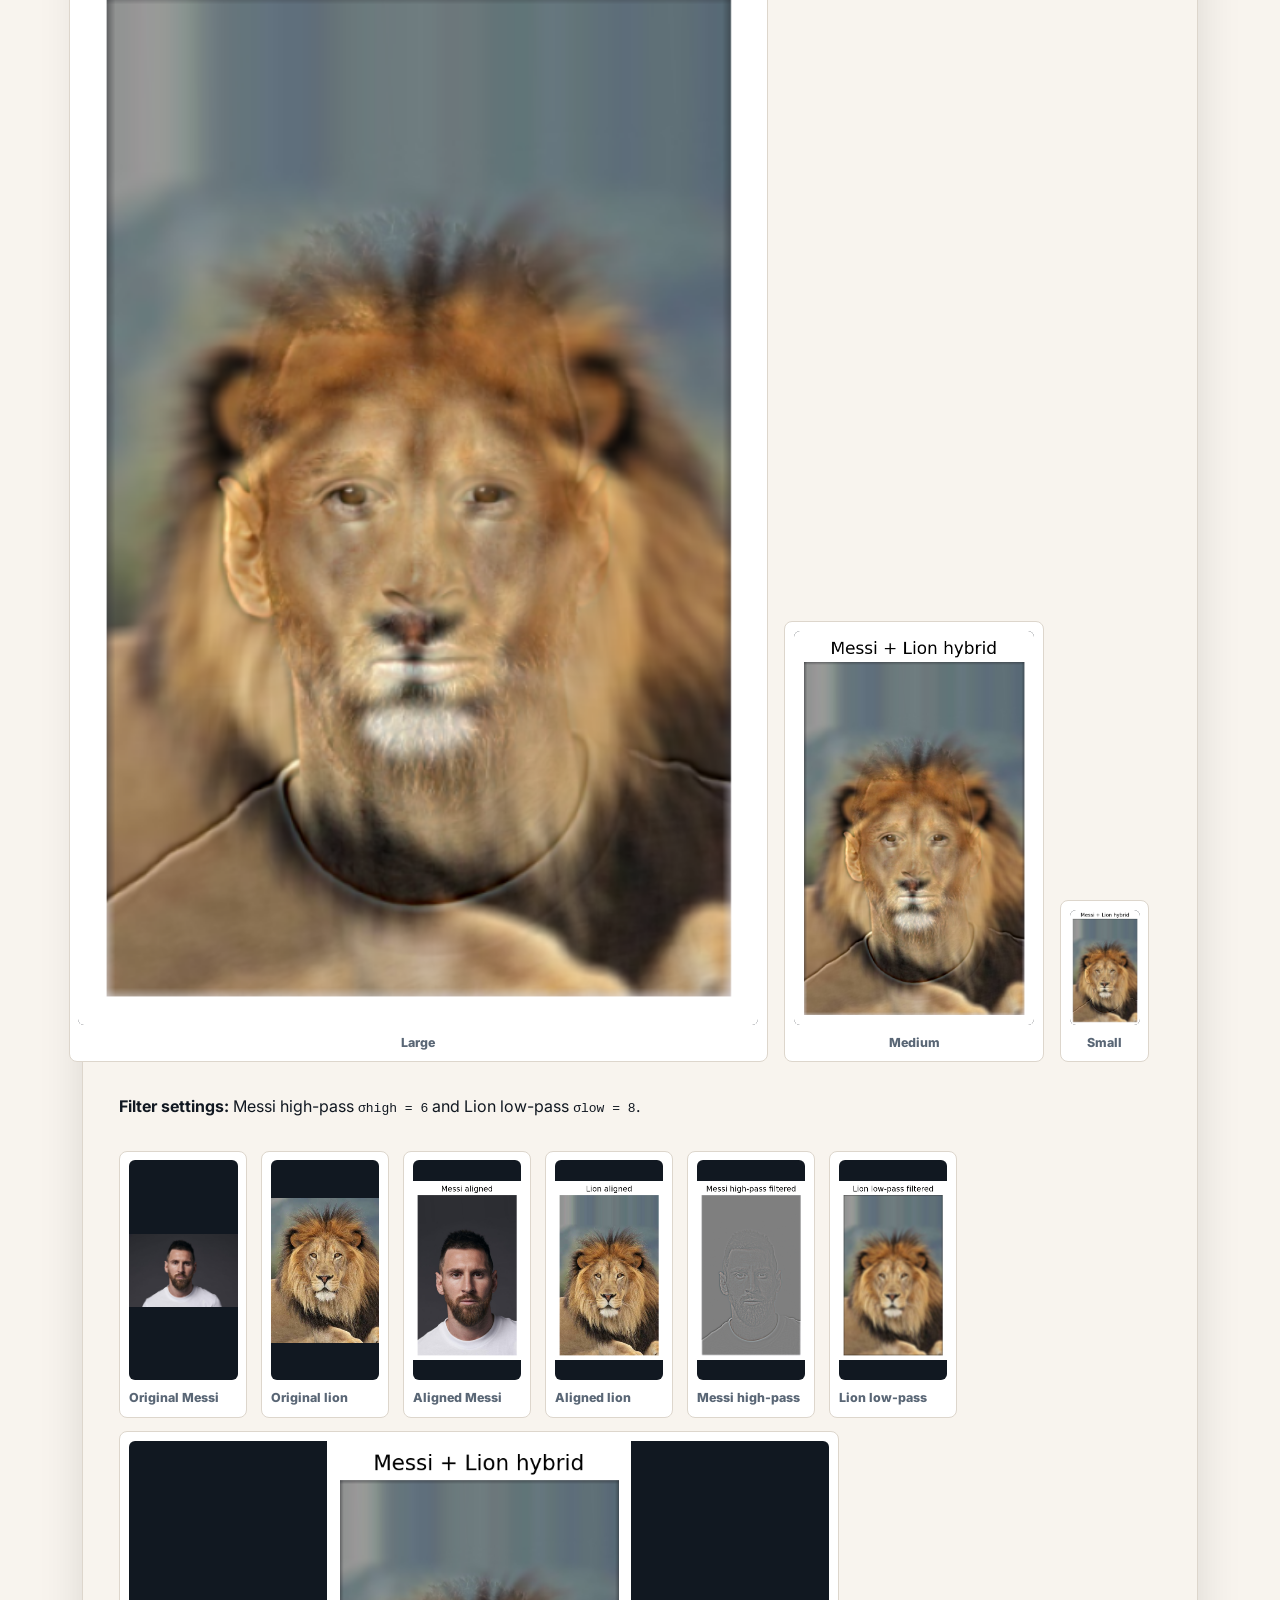
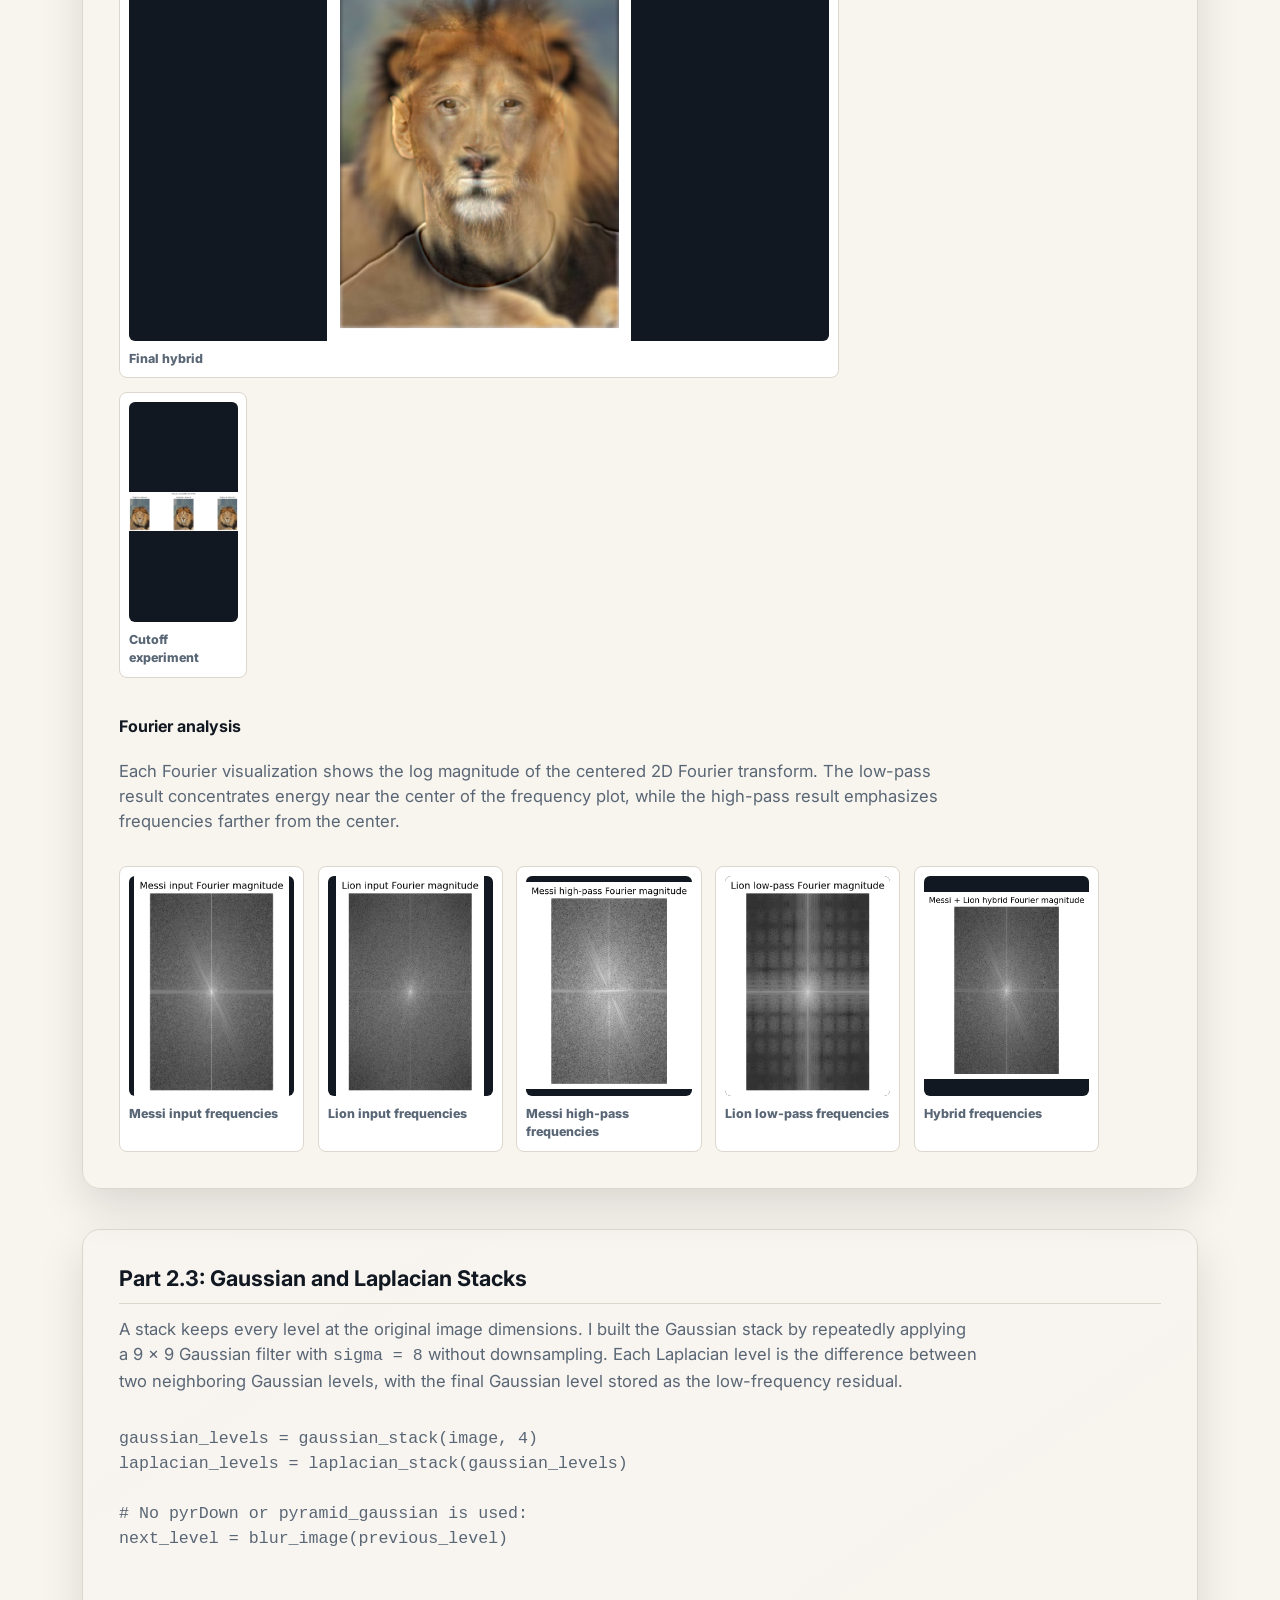
<file: projects/project2/index.html>
<!doctype html>
<html lang="en">
  <head>
    <meta charset="utf-8">
    <meta name="viewport" content="width=device-width, initial-scale=1">
    <meta name="description" content="Project 2: Fun with Frequencies and Gradients">
    <title>Project 2: Fun with Frequencies and Gradients | CS 180 Portfolio</title>
    <link rel="preconnect" href="https://fonts.googleapis.com">
    <link rel="preconnect" href="https://fonts.gstatic.com" crossorigin>
    <link href="https://fonts.googleapis.com/css2?family=Inter:wght@400;500;600;700;800&display=swap" rel="stylesheet">
    <link rel="stylesheet" href="../../styles.css?v=project2-framework-1">
    <style>
      #part-2 .final-hybrid-figure {
        grid-column: 1 / -1;
        max-width: 720px;
      }

      #part-2 .final-hybrid-figure img {
        height: 500px;
      }

      #part-2 .hybrid-pyramid {
        align-items: center;
        display: flex;
        flex-direction: column;
        gap: 1rem;
        margin: 2rem 0;
        max-width: 980px;
      }

      #part-2 .hybrid-pyramid-originals,
      #part-2 .hybrid-pyramid-results {
        align-items: flex-end;
        display: flex;
        gap: 1rem;
        justify-content: center;
      }

      #part-2 .hybrid-pyramid-originals figure,
      #part-2 .hybrid-pyramid-results figure {
        background: var(--panel);
        border: 1px solid var(--border);
        border-radius: 8px;
        margin: 0;
        overflow: hidden;
        padding: 0.55rem;
        text-align: center;
      }

      #part-2 .hybrid-pyramid-originals figure {
        width: 250px;
      }

      #part-2 .hybrid-pyramid-originals img {
        background: #111821;
        border-radius: 6px;
        display: block;
        height: 220px;
        object-fit: contain;
        width: 100%;
      }

      #part-2 .hybrid-pyramid-results img {
        background: #111821;
        border-radius: 6px;
        display: block;
        height: auto;
        object-fit: contain;
      }

      #part-2 .pyramid-large img { width: min(68vw, 680px); }
      #part-2 .pyramid-medium img { width: min(24vw, 240px); }
      #part-2 .pyramid-small img { width: min(7vw, 70px); }

      #part-2 .hybrid-pyramid figcaption {
        color: var(--muted);
        font-size: 0.78rem;
        font-weight: 800;
        margin-top: 0.55rem;
      }

      #part-2 .hybrid-pyramid-arrow {
        color: var(--gold);
        font-size: 1.8rem;
        line-height: 1;
      }

      #part-2 .part-two-block {
        background: linear-gradient(145deg, rgba(255, 255, 255, 0.035), rgba(255, 255, 255, 0.012));
        border: 1px solid var(--border);
        border-radius: 18px;
        box-shadow: 0 18px 45px rgba(0, 0, 0, 0.12);
        margin-top: 2.5rem;
        padding: clamp(1.25rem, 3vw, 2.25rem);
      }

      #part-2 .part-two-block > h3 {
        border-bottom: 1px solid var(--border);
        margin-top: 0;
        padding-bottom: 0.8rem;
      }

      #part-2 .part-two-block > h4 {
        margin-top: 2.25rem;
      }

      #part-2 .analysis-grid,
      #part-2 .blend-grid {
        max-width: none;
        width: 100%;
      }

      #part-2 .analysis-grid {
        grid-template-columns: 1fr;
      }

      #part-2 .analysis-grid img {
        height: auto;
        max-height: none;
      }

      #part-2 .blend-example {
        background: rgba(0, 0, 0, 0.1);
        border: 1px solid var(--border);
        border-radius: 14px;
        margin-top: 1.5rem;
        padding: clamp(1rem, 2.5vw, 1.6rem);
      }

      #part-2 .blend-example > h4 {
        margin-top: 0;
      }

      #part-2 .blend-grid {
        grid-template-columns: repeat(2, minmax(0, 1fr));
        margin-top: 1.25rem;
      }

      #part-2 .blend-grid img {
        height: 320px;
      }

      #part-2 .blend-grid .blend-process,
      #part-2 .blend-grid .blend-final {
        grid-column: 1 / -1;
      }

      #part-2 .blend-grid .blend-process img {
        height: min(72vh, 720px);
      }

      #part-2 .blend-grid .blend-final img {
        height: min(68vh, 620px);
      }

      @media (max-width: 700px) {
        #part-2 .final-hybrid-figure img {
          height: 360px;
        }

        #part-2 .hybrid-pyramid-originals,
        #part-2 .hybrid-pyramid-results {
          gap: 0.45rem;
          width: 100%;
        }

        #part-2 .hybrid-pyramid-originals figure {
          width: calc(50% - 0.45rem);
        }

        #part-2 .blend-grid {
          grid-template-columns: 1fr;
        }

        #part-2 .blend-grid .blend-process,
        #part-2 .blend-grid .blend-final {
          grid-column: auto;
        }

        #part-2 .blend-grid img,
        #part-2 .blend-grid .blend-process img,
        #part-2 .blend-grid .blend-final img {
          height: auto;
          max-height: 520px;
        }
      }
    </style>
  </head>
  <body>
    <header class="site-header">
      <a class="brand" href="../../">CS 180</a>
      <nav class="nav" aria-label="Project navigation">
        <a href="#overview">Overview</a>
        <a href="#part-1">Part 1</a>
        <a href="#part-2">Part 2</a>
      </nav>
    </header>

    <main>
      <section class="project-hero" id="overview" aria-labelledby="project-title">
        <p class="eyebrow">Project 2</p>
        <h1 id="project-title">Fun with Frequencies and Gradients</h1>
        <p class="project-meta">CS180 Computational Photography</p>
      </section>

      <section class="section writeup-section" id="part-1" aria-labelledby="part-1-title">
        <div class="section-heading">
          <h2 id="part-1-title">Part 1</h2>
        </div>
        <h3>Part 1.1: Convolutions from Scratch</h3>
        <div class="source-plate-grid">
          <figure>
            <img src="convolution_comparison.png" alt="Comparison of the input, two-loop box filter, SciPy box filter, Dx, and Dy results">
            <figcaption>Input, box-filter comparison, and finite-difference outputs</figcaption>
          </figure>
        </div>
        <div class="writeup-copy">
          <h4>Box filter and finite-difference filters</h4>
          <pre><code>box_filter = np.ones((9, 9)) / 81

Dx = np.array([[1, 0, -1]])
Dy = np.array([
    [1], [0],
    [-1]
])

personal_box_filtered = convolve_two_for_loops(personal_image, box_filter)
personal_dx = convolve_two_for_loops(personal_image, Dx)
personal_dy = convolve_two_for_loops(personal_image, Dy)</code></pre>
          <p>I converted my personal photo to grayscale, then applied the 9 × 9 box filter and the finite-difference filters. The results are shown below.</p>
        </div>
        <div class="source-plate-grid">
          <figure><img src="personal_grayscale.png" alt="Personal photo converted to grayscale"><figcaption>My grayscale photo</figcaption></figure>
          <figure><img src="personal_box_filter.png" alt="Personal grayscale photo convolved with a 9 by 9 box filter"><figcaption>My photo with 9 × 9 box filter</figcaption></figure>
          <figure><img src="personal_dx.png" alt="Dx result from the personal grayscale photo"><figcaption>My photo convolved with D<sub>x</sub></figcaption></figure>
          <figure><img src="personal_dy.png" alt="Dy result from the personal grayscale photo"><figcaption>My photo convolved with D<sub>y</sub></figcaption></figure>
        </div>
        <div class="writeup-copy">
          <h4>Four nested loops</h4>
          <pre><code>def convolve_four_for_loops(image, kernel):
    image_height, image_width = image.shape
    filter_height, filter_width = kernel.shape

    pad_h = filter_height // 2
    pad_w = filter_width // 2
    padded_image = np.pad(
        image,
        ((pad_h, pad_h), (pad_w, pad_w)),
        mode="constant",
        constant_values=0
    )

    output = np.zeros((image_height, image_width))
    kernel = np.flip(kernel)

    for i in range(image_height):
        for j in range(image_width):
            total = 0
            for u in range(filter_height):
                for v in range(filter_width):
                    total += padded_image[i + u, j + v] * kernel[u, v]
            output[i, j] = total

    return output</code></pre>
          <h4>Two nested loops</h4>
          <pre><code>def convolve_two_for_loops(image, kernel):
    filter_height, filter_width = kernel.shape
    image_height, image_width = image.shape

    pad_h = filter_height // 2
    pad_w = filter_width // 2
    padded_image = np.pad(
        image,
        ((pad_h, pad_h), (pad_w, pad_w)),
        mode="constant",
        constant_values=0
    )

    output = np.zeros((image_height, image_width))
    kernel = np.flip(kernel)

    for i in range(image_height):
        for j in range(image_width):
            patch = padded_image[i:i + filter_height, j:j + filter_width]
            output[i, j] = np.sum(patch * kernel)

    return output</code></pre>
          <h4>Correctness, runtime, and boundaries</h4>
          <p>To check correctness, the two-loop NumPy implementation is compared with <code>scipy.signal.convolve2d</code> using matching settings:</p>
          <pre><code>reference = scipy.signal.convolve2d(
    image,
    kernel,
    mode="same",
    boundary="fill",
    fillvalue=0
)
assert np.allclose(convolve_two_for_loops(image, kernel), reference)</code></pre>
          <p>Both scratch implementations have runtime <code>O(HWkhkw)</code> for an image of size <code>H × W</code> and a kernel of size <code>kh × kw</code>. The four-loop version performs every multiplication and addition in Python. The two-loop version still iterates over image locations in Python, but uses NumPy for each padded patch and elementwise multiplication, so it is faster in practice. SciPy is typically fastest because its convolution routine is implemented in optimized compiled code.</p>
          <p>For boundary handling, the image is padded with zeros by half the kernel height and width. This keeps the output the same size as the input and matches <code>convolve2d(..., mode="same", boundary="fill", fillvalue=0)</code>.</p>
        </div>
        <h3>Part 1.2: Finite Difference Results</h3>
        <div class="writeup-copy">
          <p>The finite-difference filters <code>D_x</code> and <code>D_y</code> reveal horizontal and vertical intensity changes. I used a gradient-magnitude threshold of <strong>65</strong> for the binary edge image. This keeps the strongest object boundaries while removing much of the low-amplitude texture and noise; a lower threshold found more edges but also produced a noisier result.</p>
          <pre><code>FINITE_DIFFERENCE_THRESHOLD = 65
binary_edge = gradient_mag_camera &gt; FINITE_DIFFERENCE_THRESHOLD</code></pre>
        </div>
        <div class="source-plate-grid">
          <figure><img src="partial_derivative_x.png" alt="Partial derivative in x of the cameraman image"><figcaption>Partial derivative in x</figcaption></figure>
          <figure><img src="partial_derivative_y.png" alt="Partial derivative in y of the cameraman image"><figcaption>Partial derivative in y</figcaption></figure>
          <figure><img src="gradient_magnitude.png" alt="Gradient magnitude of the cameraman image"><figcaption>Gradient magnitude</figcaption></figure>
          <figure><img src="binary_edges.png" alt="Binarized gradient magnitude edge image using threshold 65"><figcaption>Binary edge image (threshold = 65)</figcaption></figure>
        </div>
        <h3>Part 1.3: Derivative of Gaussian (DoG) Filter</h3>
        <div class="writeup-copy">
          <p>The finite-difference results contain noticeable noise, so I first smoothed the cameraman image with a 9 × 9 Gaussian filter created from <code>cv2.getGaussianKernel(9, 2)</code> and its transpose. After smoothing, I recomputed the derivatives and gradient magnitude.</p>
          <p>For the smoothed gradient image, I used a threshold of <strong>20</strong>. Gaussian smoothing suppresses small variations, so a lower threshold recovers meaningful edges that would be missed by the threshold of 65 used on the noisier finite-difference result.</p>
        </div>
        <div class="source-plate-grid">
          <figure><img src="gaussian_blurred.png" alt="Gaussian-blurred cameraman image"><figcaption>Gaussian-blurred image</figcaption></figure>
          <figure><img src="gaussian_gradient_magnitude.png" alt="Gradient magnitude after Gaussian smoothing"><figcaption>Gradient magnitude after smoothing</figcaption></figure>
          <figure><img src="gaussian_binary_edges.png" alt="Binary edge image after Gaussian smoothing using threshold 20"><figcaption>Smoothed binary edge image (threshold = 20)</figcaption></figure>
        </div>
        <div class="writeup-copy">
          <p>Instead of smoothing and then applying two derivative convolutions, I also formed derivative-of-Gaussian filters by convolving the Gaussian with <code>D_x</code> and <code>D_y</code>. The resulting full-support filters are shown below.</p>
          <pre><code>G_1d = cv2.getGaussianKernel(9, 2)
G_2d = G_1d @ G_1d.T
camera_blurred = convolve_two_for_loops(camera_image, G_2d)

DoG_x = convolve2d(G_2d, Dx, mode="full", boundary="fill", fillvalue=0)
DoG_y = convolve2d(G_2d, Dy, mode="full", boundary="fill", fillvalue=0)
dog_dx = convolve_two_for_loops(camera_image, DoG_x)
dog_dy = convolve_two_for_loops(camera_image, DoG_y)</code></pre>
        </div>
        <div class="source-plate-grid">
          <figure><img src="dog_x_filter.png" alt="Derivative of Gaussian filter in x"><figcaption>DoG filter in x</figcaption></figure>
          <figure><img src="dog_y_filter.png" alt="Derivative of Gaussian filter in y"><figcaption>DoG filter in y</figcaption></figure>
        </div>
        <div class="source-plate-grid">
          <figure><img src="dog_gradient_magnitude.png" alt="Gradient magnitude from single-convolution DoG responses"><figcaption>DoG gradient magnitude</figcaption></figure>
          <figure><img src="dog_binary_edges.png" alt="Binarized DoG gradient magnitude using threshold 20"><figcaption>DoG binary edge image (threshold = 20)</figcaption></figure>
          <figure><img src="dog_verification.png" alt="Comparison of smoothed finite-difference and single-convolution DoG gradient magnitudes"><figcaption>Verification: smoothed gradient, DoG gradient, and their absolute difference</figcaption></figure>
        </div>
        <div class="writeup-copy">
          <p>The Gaussian-smoothed gradient and the single-convolution DoG gradient agree away from the outer zero-padding boundary. The remaining differences are concentrated at the border because the two-step and one-step versions encounter the image boundary differently. In the interior, the DoG filters reproduce the same edge structure while requiring only one convolution per derivative direction.</p>
        </div>
      </section>

      <section class="section writeup-section" id="part-2" aria-labelledby="part-2-title">
        <div class="section-heading">
          <h2 id="part-2-title">Part 2</h2>
        </div>
        <article class="part-two-block" id="part-2-1">
        <h3>Part 2.1: Image “Sharpening”</h3>
        <div class="writeup-copy">
          <p>An unsharp mask sharpens an image by emphasizing the high-frequency details that are reduced by blur. I first convolve the grayscale image with a 9 × 9 Gaussian filter to create a blurred, low-frequency version. Subtracting this blurred image from the original isolates the high-frequency residual, which contains edges and fine texture. Adding a scaled version of that residual back to the original produces the sharpened image.</p>
          <pre><code>blurred = convolve_two_for_loops(image, gaussian_filter)
high_frequency = image - blurred
sharpened = np.clip(image + alpha * high_frequency, 0, 255)</code></pre>
          <p>Equivalently, the code combines the identity impulse filter and the Gaussian filter into one unsharp filter: <code>(1 + alpha)I - alpha G</code>. Here, <code>alpha</code> controls the sharpening strength. I compare <code>alpha = 1</code>, <code>2</code>, and <code>4</code>; larger values increase edge contrast but can also exaggerate noise, halos, and clipping.</p>
        </div>
        <h4>Taj Mahal</h4>
        <div class="source-plate-grid">
          <figure><img src="taj_original.png" alt="Original grayscale Taj Mahal image"><figcaption>Original</figcaption></figure>
          <figure><img src="taj_blurred.png" alt="Gaussian-blurred Taj Mahal image"><figcaption>Gaussian blur</figcaption></figure>
          <figure><img src="taj_high_frequency.png" alt="High-frequency residual from the Taj Mahal image"><figcaption>High-frequency residual</figcaption></figure>
          <figure><img src="taj_sharpened_1.png" alt="Taj Mahal image sharpened with alpha 1"><figcaption>Sharpened, α = 1</figcaption></figure>
          <figure><img src="taj_sharpened_2.png" alt="Taj Mahal image sharpened with alpha 2"><figcaption>Sharpened, α = 2</figcaption></figure>
          <figure><img src="taj_sharpened_4.png" alt="Taj Mahal image sharpened with alpha 4"><figcaption>Sharpened, α = 4</figcaption></figure>
        </div>
        <h4>Climber</h4>
        <div class="source-plate-grid">
          <figure><img src="climber_original.png" alt="Original grayscale climber image"><figcaption>Original</figcaption></figure>
          <figure><img src="climber_blurred.png" alt="Gaussian-blurred climber image"><figcaption>Gaussian blur</figcaption></figure>
          <figure><img src="climber_high_frequency.png" alt="High-frequency residual from the climber image"><figcaption>High-frequency residual</figcaption></figure>
          <figure><img src="climber_sharpened_1.png" alt="Climber image sharpened with alpha 1"><figcaption>Sharpened, α = 1</figcaption></figure>
          <figure><img src="climber_sharpened_2.png" alt="Climber image sharpened with alpha 2"><figcaption>Sharpened, α = 2</figcaption></figure>
          <figure><img src="climber_sharpened_4.png" alt="Climber image sharpened with alpha 4"><figcaption>Sharpened, α = 4</figcaption></figure>
        </div>
        </article>
        <article class="part-two-block" id="part-2-2">
        <h3>Part 2.2: Hybrid Images</h3>
        <div class="writeup-copy">
          <p>A hybrid image combines the low frequencies of one aligned image with the high frequencies of another. I create the low-frequency component by Gaussian-blurring the second image. For the high-frequency component, I subtract a Gaussian-blurred version of the first image from the original. Adding the two filtered components produces an image that changes appearance with viewing distance: nearby, the high-frequency image is more visible; farther away, the low-frequency image dominates.</p>
          <pre><code>low_frequency = blur_image(low_image, sigma_low)
high_frequency = high_image - blur_image(high_image, sigma_high)
hybrid = np.clip(low_frequency + high_frequency, 0, 1)</code></pre>
          <p>For the Lionel Messi/Lion example, I chose <code>sigma_high = 6</code> and <code>sigma_low = 8</code> after comparing several cutoff pairs. The experiment below compares (4, 6), (6, 8), and (8, 10). The middle setting preserves enough facial detail while keeping the low-frequency lion visible.</p>
          <p>The images were aligned by selecting two corresponding points in each image, using the eyes as landmarks before filtering.</p>
        </div>
        <h4>Derek + Nutmeg</h4>
        <div class="hybrid-pyramid">
          <div class="hybrid-pyramid-originals">
            <figure><img src="DerekPicture.jpg" alt="Original Derek portrait"><figcaption>Derek low-frequency source</figcaption></figure>
            <figure><img src="nutmeg.jpg" alt="Original Nutmeg image"><figcaption>Nutmeg high-frequency source</figcaption></figure>
          </div>
          <div class="hybrid-pyramid-arrow" aria-hidden="true">↓</div>
          <div class="hybrid-pyramid-results">
            <figure class="pyramid-large"><img src="nutmeg_derek_hybrid.png" alt="Derek and Nutmeg hybrid shown large"><figcaption>Large</figcaption></figure>
            <figure class="pyramid-medium"><img src="nutmeg_derek_hybrid.png" alt="Derek and Nutmeg hybrid shown medium"><figcaption>Medium</figcaption></figure>
            <figure class="pyramid-small"><img src="nutmeg_derek_hybrid.png" alt="Derek and Nutmeg hybrid shown small"><figcaption>Small</figcaption></figure>
          </div>
        </div>
        <p><strong>Filter settings:</strong> Nutmeg high-pass <code>σhigh = 3</code>, Derek low-pass <code>σlow = 12</code>, with high-frequency weight <code>alpha = 1.5</code>.</p>
        <h4>Connor + Snow</h4>
        <p>Everyone has told me I looked like Snow, so I thought it would be fun to try this hybrid, and it turned out really well.</p>
        <div class="hybrid-pyramid">
          <div class="hybrid-pyramid-originals">
            <figure><img src="connor_smiling.png" alt="Original Connor portrait"><figcaption>Connor high-frequency source</figcaption></figure>
            <figure><img src="young_snow.jpeg" alt="Original young Snow portrait"><figcaption>Snow low-frequency source</figcaption></figure>
          </div>
          <div class="hybrid-pyramid-arrow" aria-hidden="true">↓</div>
          <div class="hybrid-pyramid-results">
            <figure class="pyramid-large"><img src="connor_snow_hybrid.png" alt="Connor and Snow hybrid shown large"><figcaption>Large</figcaption></figure>
            <figure class="pyramid-medium"><img src="connor_snow_hybrid.png" alt="Connor and Snow hybrid shown medium"><figcaption>Medium</figcaption></figure>
            <figure class="pyramid-small"><img src="connor_snow_hybrid.png" alt="Connor and Snow hybrid shown small"><figcaption>Small</figcaption></figure>
          </div>
        </div>
        <p><strong>Filter settings:</strong> Connor high-pass <code>σhigh = 4</code> and Snow low-pass <code>σlow = 6</code>.</p>
        <h4>Lion + Tiger</h4>
        <div class="hybrid-pyramid">
          <div class="hybrid-pyramid-originals">
            <figure><img src="lion.png" alt="Original lion image"><figcaption>Lion low-frequency source</figcaption></figure>
            <figure><img src="tiger.png" alt="Original tiger image"><figcaption>Tiger high-frequency source</figcaption></figure>
          </div>
          <div class="hybrid-pyramid-arrow" aria-hidden="true">↓</div>
          <div class="hybrid-pyramid-results">
            <figure class="pyramid-large"><img src="tiger_lion_hybrid.png" alt="Lion and tiger hybrid shown large"><figcaption>Large</figcaption></figure>
            <figure class="pyramid-medium"><img src="tiger_lion_hybrid.png" alt="Lion and tiger hybrid shown medium"><figcaption>Medium</figcaption></figure>
            <figure class="pyramid-small"><img src="tiger_lion_hybrid.png" alt="Lion and tiger hybrid shown small"><figcaption>Small</figcaption></figure>
          </div>
        </div>
        <p><strong>Filter settings:</strong> Tiger high-pass <code>σhigh = 5</code> and Lion low-pass <code>σlow = 7</code>.</p>
        <h4>Lionel Messi + Lion: full process</h4>
        <p>I thought combining Lionel Messi and a lion would be a fun play on words, so I used this pair for the full analysis.</p>
        <div class="hybrid-pyramid">
          <div class="hybrid-pyramid-originals">
            <figure><img src="messi.png" alt="Original Lionel Messi portrait"><figcaption>Messi source</figcaption></figure>
            <figure><img src="lion.png" alt="Original lion image"><figcaption>Lion source</figcaption></figure>
          </div>
          <div class="hybrid-pyramid-arrow" aria-hidden="true">↓</div>
          <div class="hybrid-pyramid-results">
            <figure class="pyramid-large"><img src="messi_lion_hybrid.png" alt="Lionel Messi and lion hybrid shown large"><figcaption>Large</figcaption></figure>
            <figure class="pyramid-medium"><img src="messi_lion_hybrid.png" alt="Lionel Messi and lion hybrid shown medium"><figcaption>Medium</figcaption></figure>
            <figure class="pyramid-small"><img src="messi_lion_hybrid.png" alt="Lionel Messi and lion hybrid shown small"><figcaption>Small</figcaption></figure>
          </div>
        </div>
        <p><strong>Filter settings:</strong> Messi high-pass <code>σhigh = 6</code> and Lion low-pass <code>σlow = 8</code>.</p>
        <div class="source-plate-grid">
          <figure><img src="messi.png" alt="Original Lionel Messi portrait"><figcaption>Original Messi</figcaption></figure>
          <figure><img src="lion.png" alt="Original lion image"><figcaption>Original lion</figcaption></figure>
          <figure><img src="messi_aligned.png" alt="Aligned Lionel Messi image"><figcaption>Aligned Messi</figcaption></figure>
          <figure><img src="lion_aligned.png" alt="Aligned lion image"><figcaption>Aligned lion</figcaption></figure>
          <figure><img src="messi_high_pass.png" alt="High-pass filtered Lionel Messi image"><figcaption>Messi high-pass</figcaption></figure>
          <figure><img src="lion_low_pass.png" alt="Low-pass filtered lion image"><figcaption>Lion low-pass</figcaption></figure>
          <figure class="final-hybrid-figure"><img src="messi_lion_hybrid.png" alt="Final Lionel Messi and lion hybrid image"><figcaption>Final hybrid</figcaption></figure>
          <figure><img src="messi_lion_cutoff_experiment.png" alt="Lionel Messi and lion hybrid cutoff experiment"><figcaption>Cutoff experiment</figcaption></figure>
        </div>
        <h4>Fourier analysis</h4>
        <div class="writeup-copy">
          <p>Each Fourier visualization shows the log magnitude of the centered 2D Fourier transform. The low-pass result concentrates energy near the center of the frequency plot, while the high-pass result emphasizes frequencies farther from the center.</p>
        </div>
        <div class="source-plate-grid">
          <figure><img src="messi_input_fourier.png" alt="Log magnitude Fourier transform of Lionel Messi"><figcaption>Messi input frequencies</figcaption></figure>
          <figure><img src="lion_input_fourier.png" alt="Log magnitude Fourier transform of the lion"><figcaption>Lion input frequencies</figcaption></figure>
          <figure><img src="messi_high_fourier.png" alt="Log magnitude Fourier transform of the Messi high-pass image"><figcaption>Messi high-pass frequencies</figcaption></figure>
          <figure><img src="lion_low_fourier.png" alt="Log magnitude Fourier transform of the lion low-pass image"><figcaption>Lion low-pass frequencies</figcaption></figure>
          <figure><img src="messi_lion_hybrid_fourier.png" alt="Log magnitude Fourier transform of the Messi and lion hybrid"><figcaption>Hybrid frequencies</figcaption></figure>
        </div>
        </article>
        <article class="part-two-block" id="part-2-3">
        <h3>Part 2.3: Gaussian and Laplacian Stacks</h3>
        <div class="writeup-copy">
          <p>A stack keeps every level at the original image dimensions. I built the Gaussian stack by repeatedly applying a 9 × 9 Gaussian filter with <code>sigma = 8</code> without downsampling. Each Laplacian level is the difference between two neighboring Gaussian levels, with the final Gaussian level stored as the low-frequency residual.</p>
          <pre><code>gaussian_levels = gaussian_stack(image, 4)
laplacian_levels = laplacian_stack(gaussian_levels)

# No pyrDown or pyramid_gaussian is used:
next_level = blur_image(previous_level)</code></pre>
        </div>
        <div class="source-plate-grid analysis-grid">
          <figure><img src="gaussian_stacks.png" alt="Gaussian stacks for the orange and apple images"><figcaption>Gaussian stacks: all levels have the original dimensions</figcaption></figure>
          <figure><img src="laplacian_stacks.png" alt="Laplacian stacks for the orange and apple images"><figcaption>Laplacian stacks: detail levels and low-frequency residual</figcaption></figure>
        </div>
        <div class="writeup-copy">
          <p>For the Oraple, I used a left-half mask for the apple and a right-half mask for the orange. I blurred the mask at every stack level, combined the corresponding Laplacian levels, and summed the combined stack to reconstruct the final image. Blending at multiple frequencies avoids the hard seam produced by directly joining the two originals.</p>
        </div>
        <div class="source-plate-grid blend-grid">
          <figure class="blend-process"><img src="oraple_laplacian_blend.png" alt="Laplacian-stack contributions and combined levels used to create the Oraple"><figcaption>Oraple blend at each Laplacian level</figcaption></figure>
          <figure class="blend-final"><img src="oraple.png" alt="Final reconstructed Oraple made from an orange and an apple"><figcaption>Final reconstructed Oraple</figcaption></figure>
        </div>
        </article>

        <article class="part-two-block" id="part-2-4">
          <h3>Part 2.4: Multiresolution Blending</h3>
          <div class="writeup-copy">
            <p>I combine corresponding Laplacian levels from two images using a Gaussian stack of the mask. The progressively blurred masks distribute the seam across spatial frequencies, producing a smoother transition than direct pixel splicing.</p>
          </div>

          <section class="blend-example">
            <h4>Lion + Tiger: vertical seam</h4>
            <p>Both images are center-cropped to a shared square canvas. A left-half step mask selects the lion and the right half selects the tiger.</p>
            <pre><code>mask = vertical_mask(lion.shape)
mask_stack = gaussian_stack(mask, 4)
blend = multiresolution_blend(lion, tiger, mask)</code></pre>
            <div class="source-plate-grid blend-grid">
              <figure><img src="lion_tiger_prepared_inputs.png" alt="Prepared square lion and tiger inputs for vertical seam blending"><figcaption>Prepared inputs</figcaption></figure>
              <figure><img src="lion_tiger_vertical_mask.png" alt="Vertical half-image mask for the lion and tiger blend"><figcaption>Vertical seam mask</figcaption></figure>
              <figure class="blend-process"><img src="lion_tiger_laplacian_blend.png" alt="Laplacian stack contributions and combined levels for the lion and tiger blend"><figcaption>Laplacian-stack process</figcaption></figure>
              <figure class="blend-final"><img src="lion_tiger_blend.png" alt="Final multiresolution blend of a lion and tiger"><figcaption>Final lion/tiger blend</figcaption></figure>
            </div>
          </section>

          <section class="blend-example">
            <h4>Explosion + Sunflower: curved seam</h4>
            <p>I enlarged the standalone explosion and gave its lower edge an upward arch, revealing the sunflower’s center beneath the curve. The explosion keeps its own dark background, while the sunflower remains visible below the arch and around its outer edges.</p>
            <pre><code>explosion = scale_center_crop(explosion, 1.8)
mask = upper_semicircle_mask(sunflower.shape)
blend = multiresolution_blend(explosion, sunflower, mask)</code></pre>
            <div class="source-plate-grid blend-grid">
              <figure><img src="sunflower_explosion_prepared_inputs.png" alt="Prepared sunflower and explosion inputs"><figcaption>Prepared inputs</figcaption></figure>
              <figure><img src="sunflower_explosion_semicircle_mask.png" alt="Mask with an upward arch in its lower edge to reveal the sunflower center"><figcaption>Upward-curving mask</figcaption></figure>
              <figure class="blend-process"><img src="sunflower_explosion_laplacian_blend.png?v=2" alt="Updated Laplacian-stack contributions using the upward-arched sunflower and explosion mask"><figcaption>Laplacian-stack process with upward-arched mask</figcaption></figure>
              <figure class="blend-final"><img src="sunflower_explosion_blend.png?v=2" alt="Explosion with a pronounced upward-curving lower edge revealing the sunflower center"><figcaption>Explosion arching above the sunflower center</figcaption></figure>
            </div>
          </section>
        </article>
      </section>

      <section class="section writeup-section" aria-labelledby="reflection-title">
        <div class="section-heading">
          <h2 id="reflection-title">What I Learned</h2>
        </div>
        <div class="writeup-copy">
          <p>The most interesting part of the project for me was learning how easy it is to manipulate human perception using computer-generated content. Although we were doing it on a small scale, it made me consider how powerful current AI tools are in creating deepfakes and convincing people that falsified images are real. I thought that the merged low- and high-frequency images were super fun, and I will create more of them in the future!</p>
        </div>
      </section>
    </main>

    <footer class="project-footer">
      <a href="../../#projects">Back to all projects</a>
    </footer>
  </body>
</html>
</file>
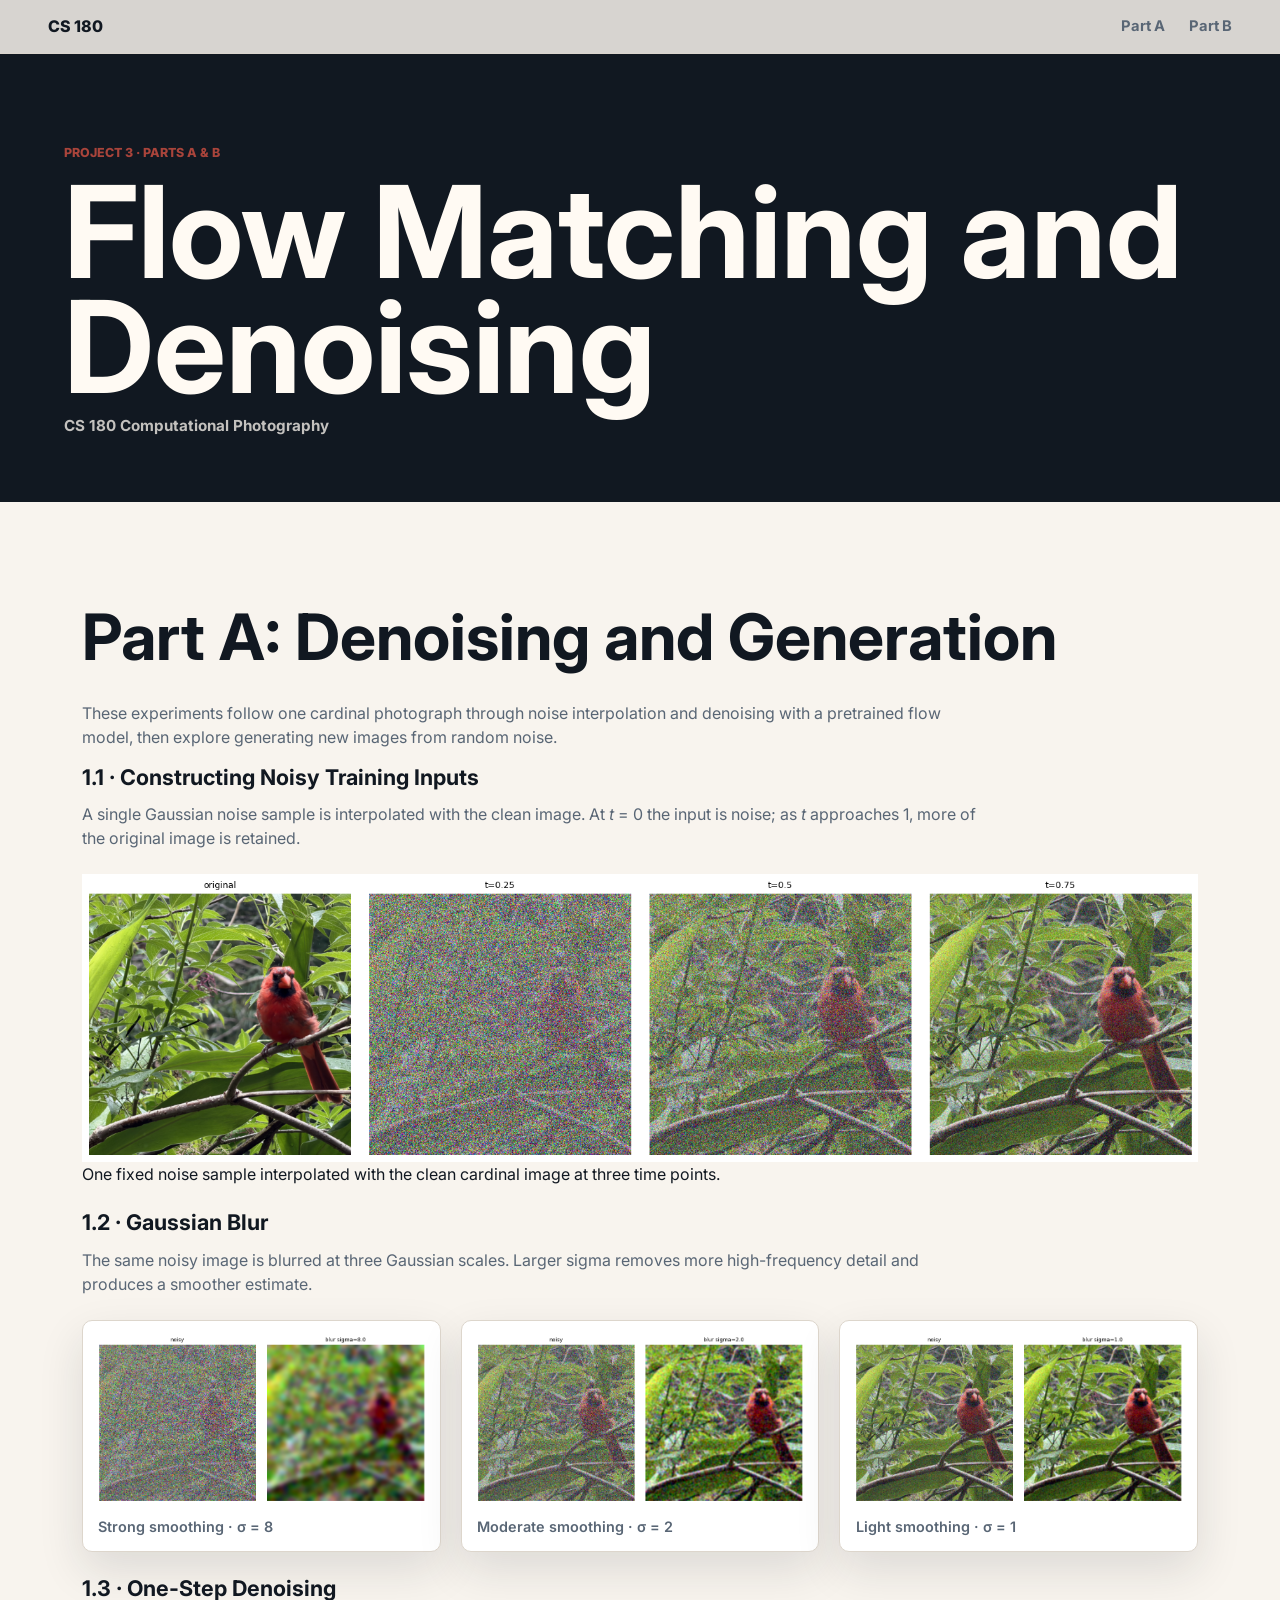
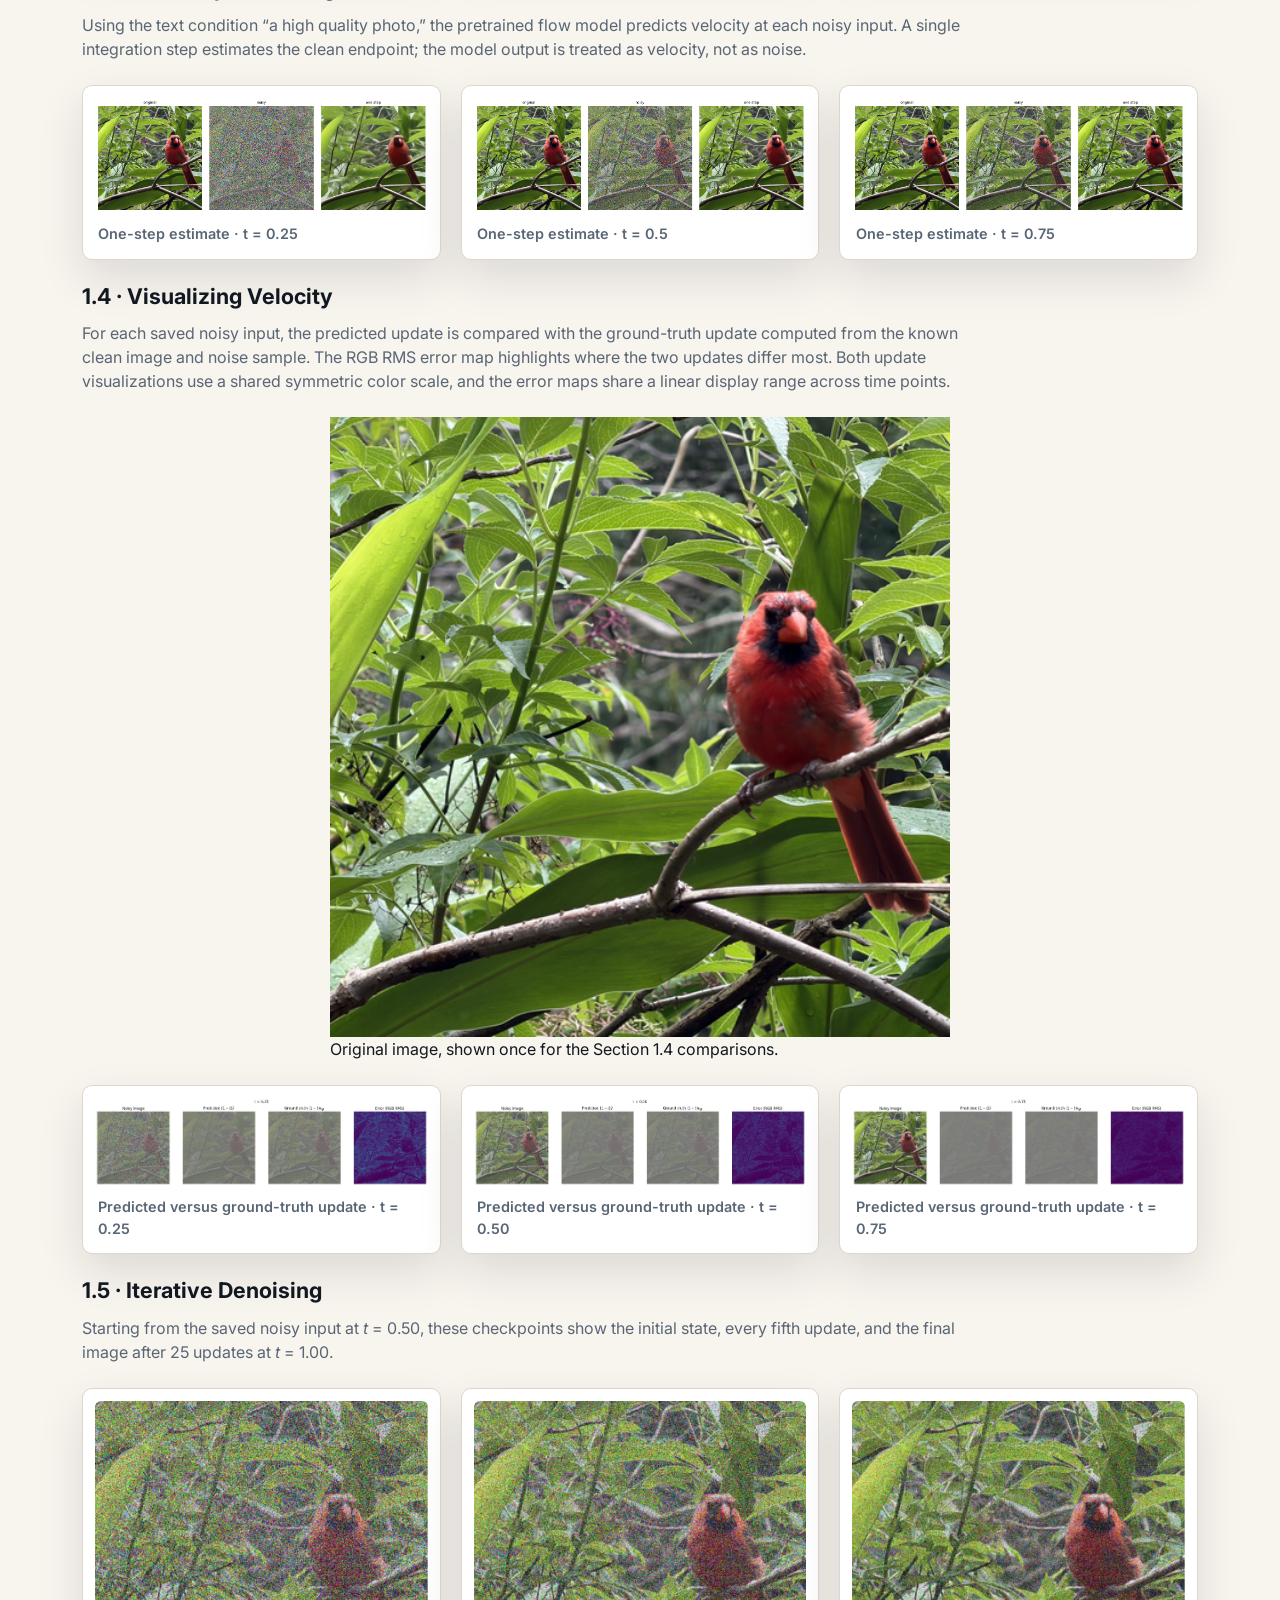
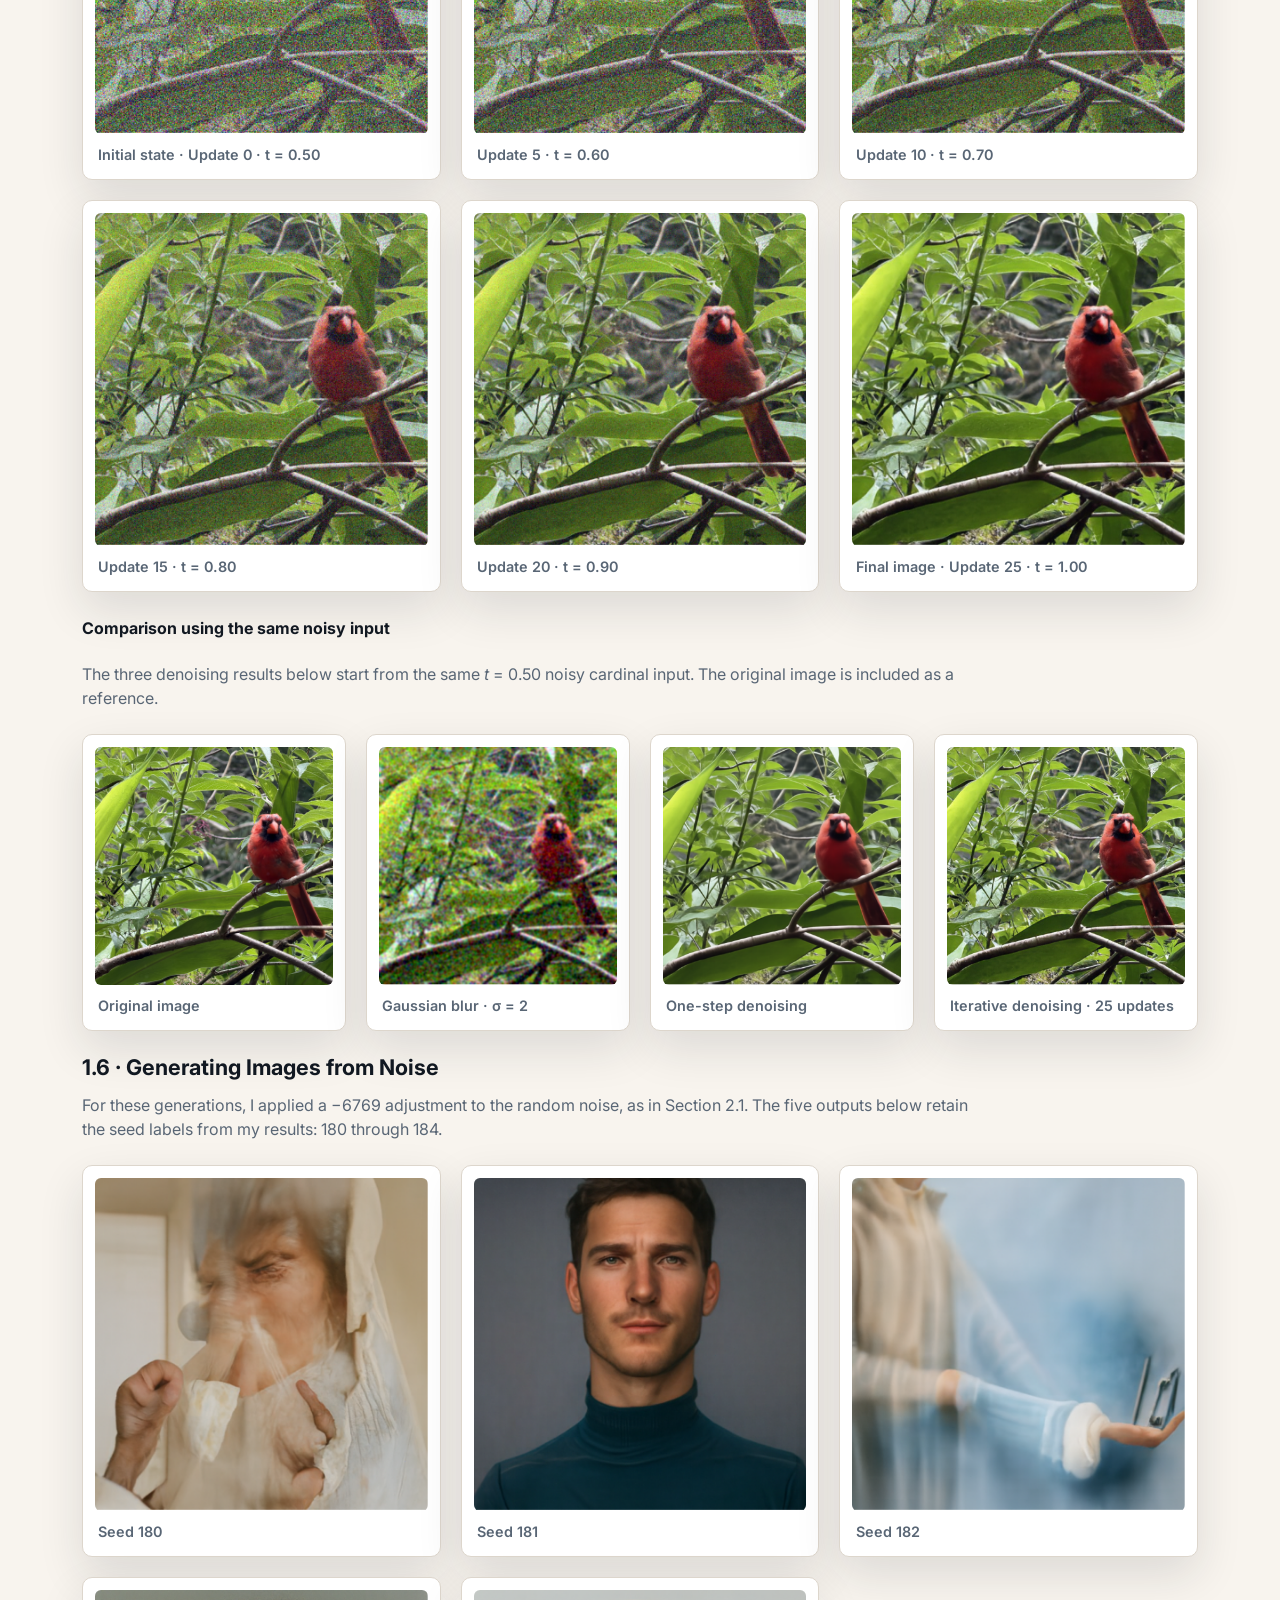
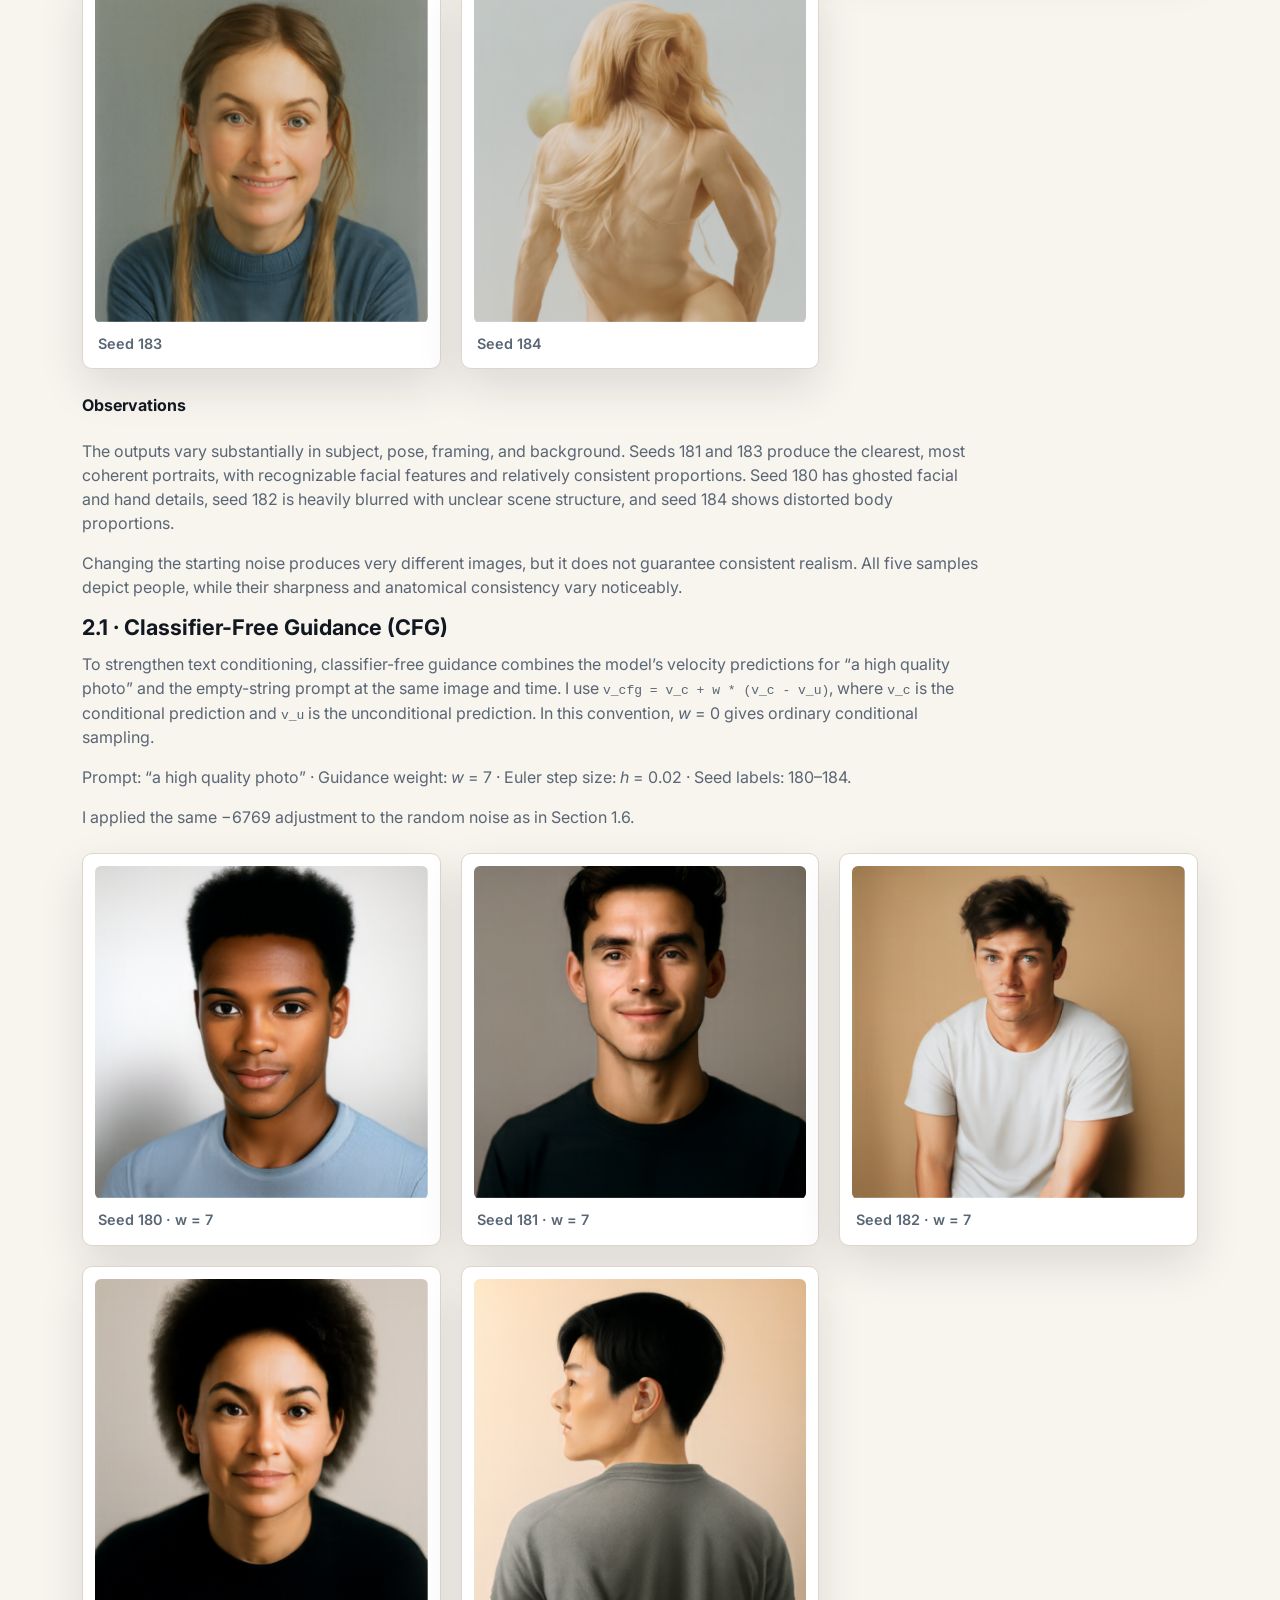
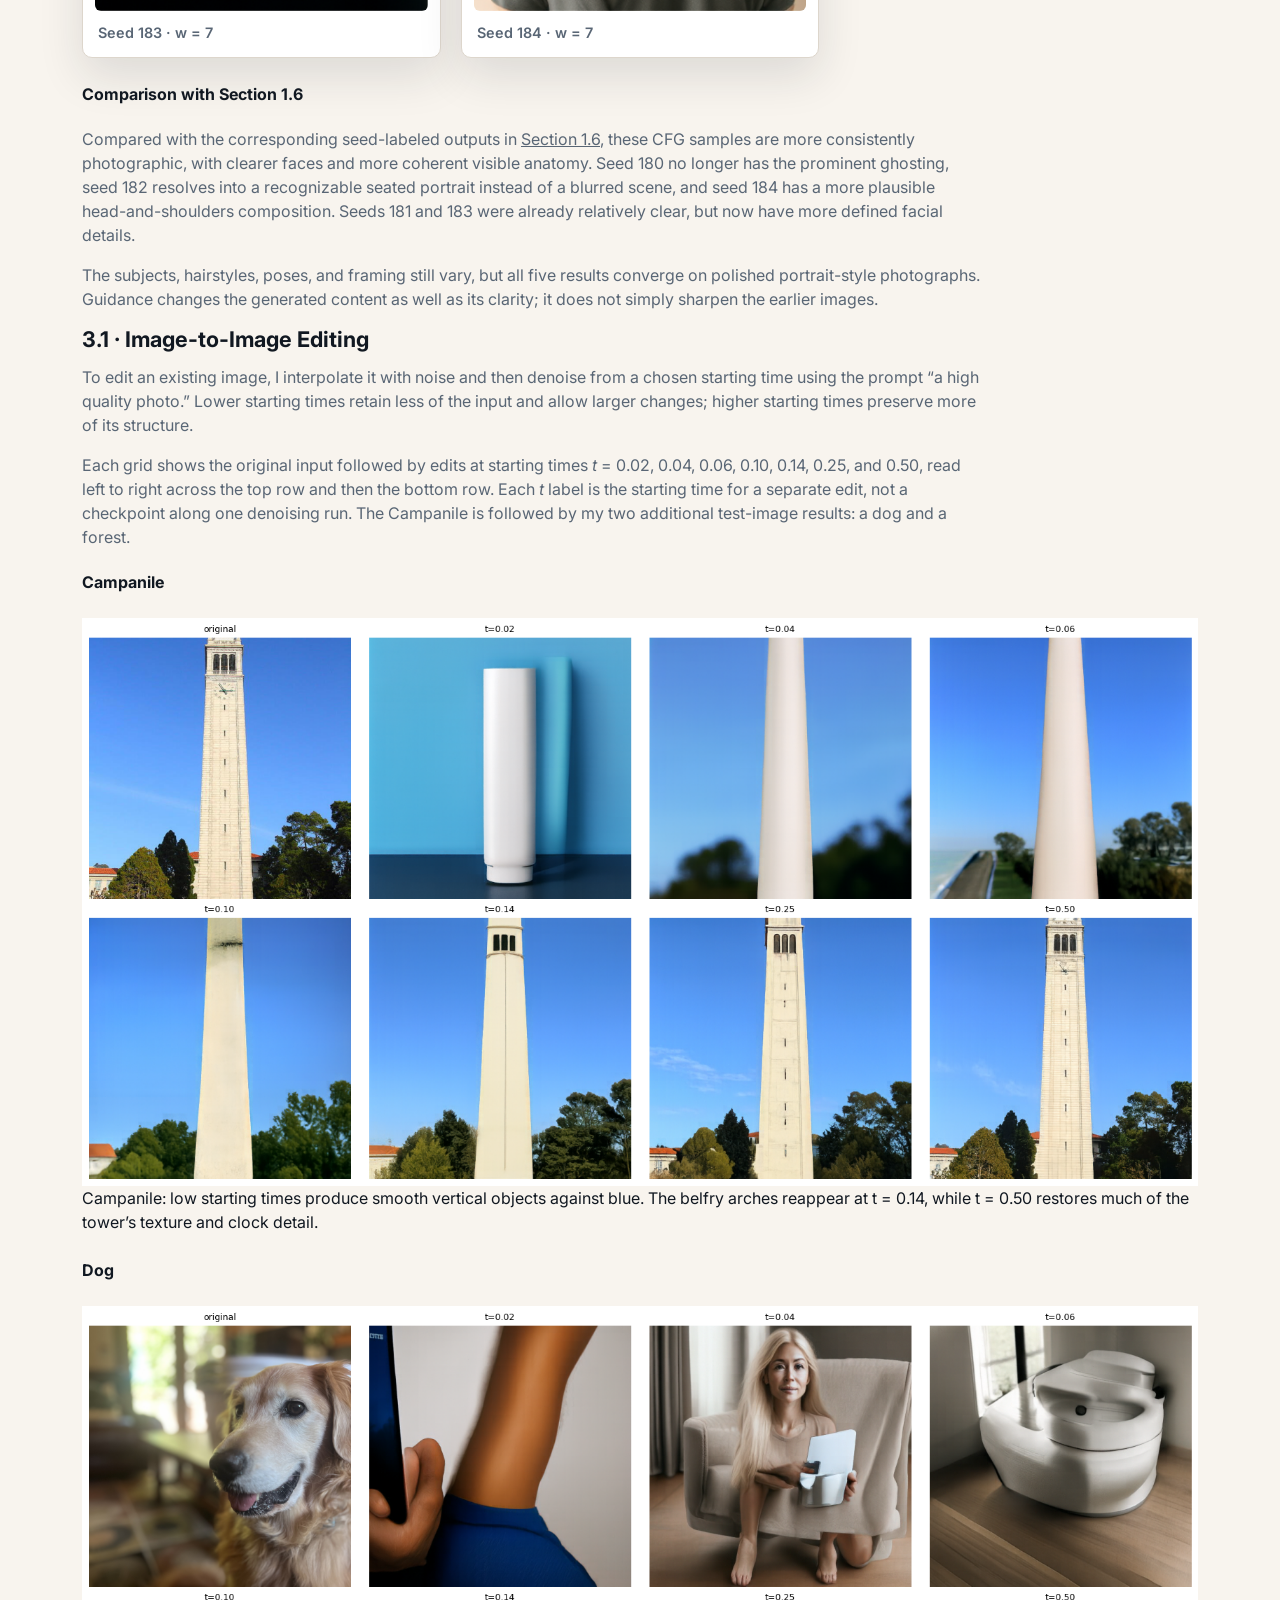
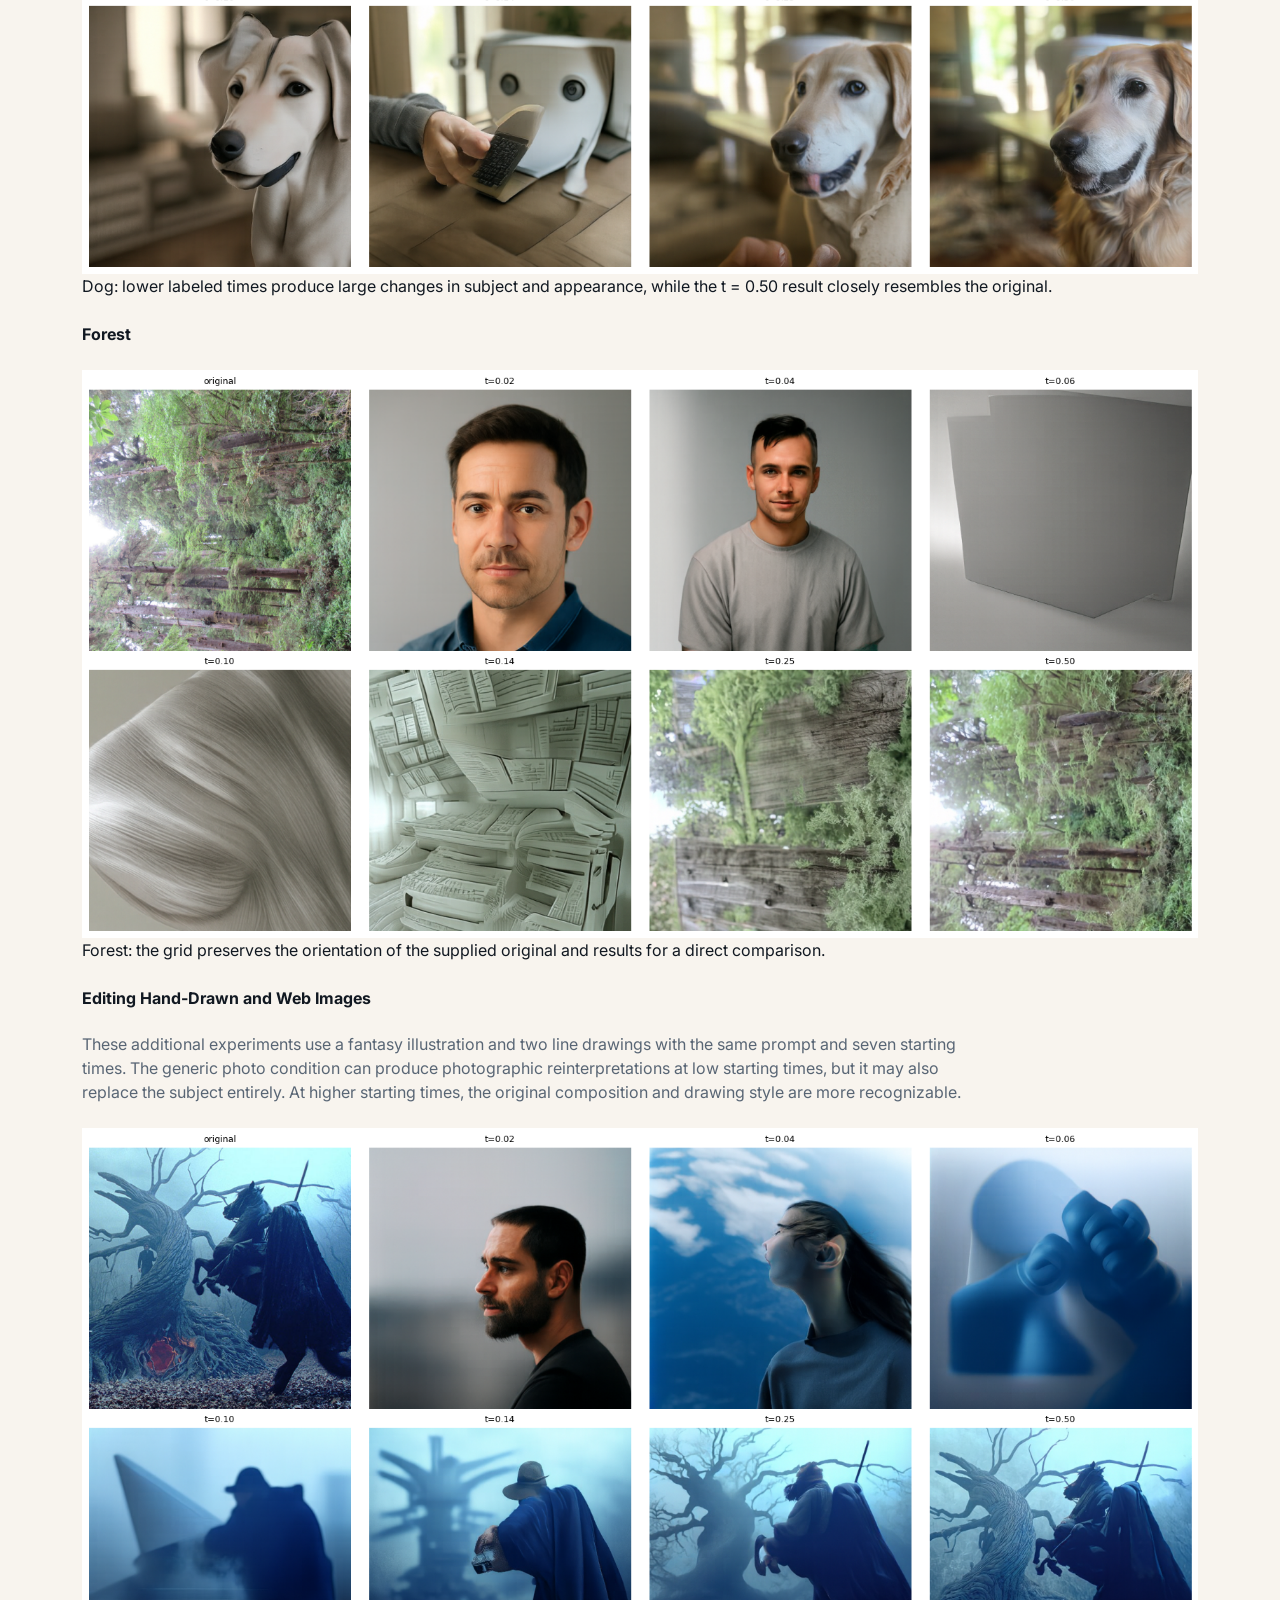
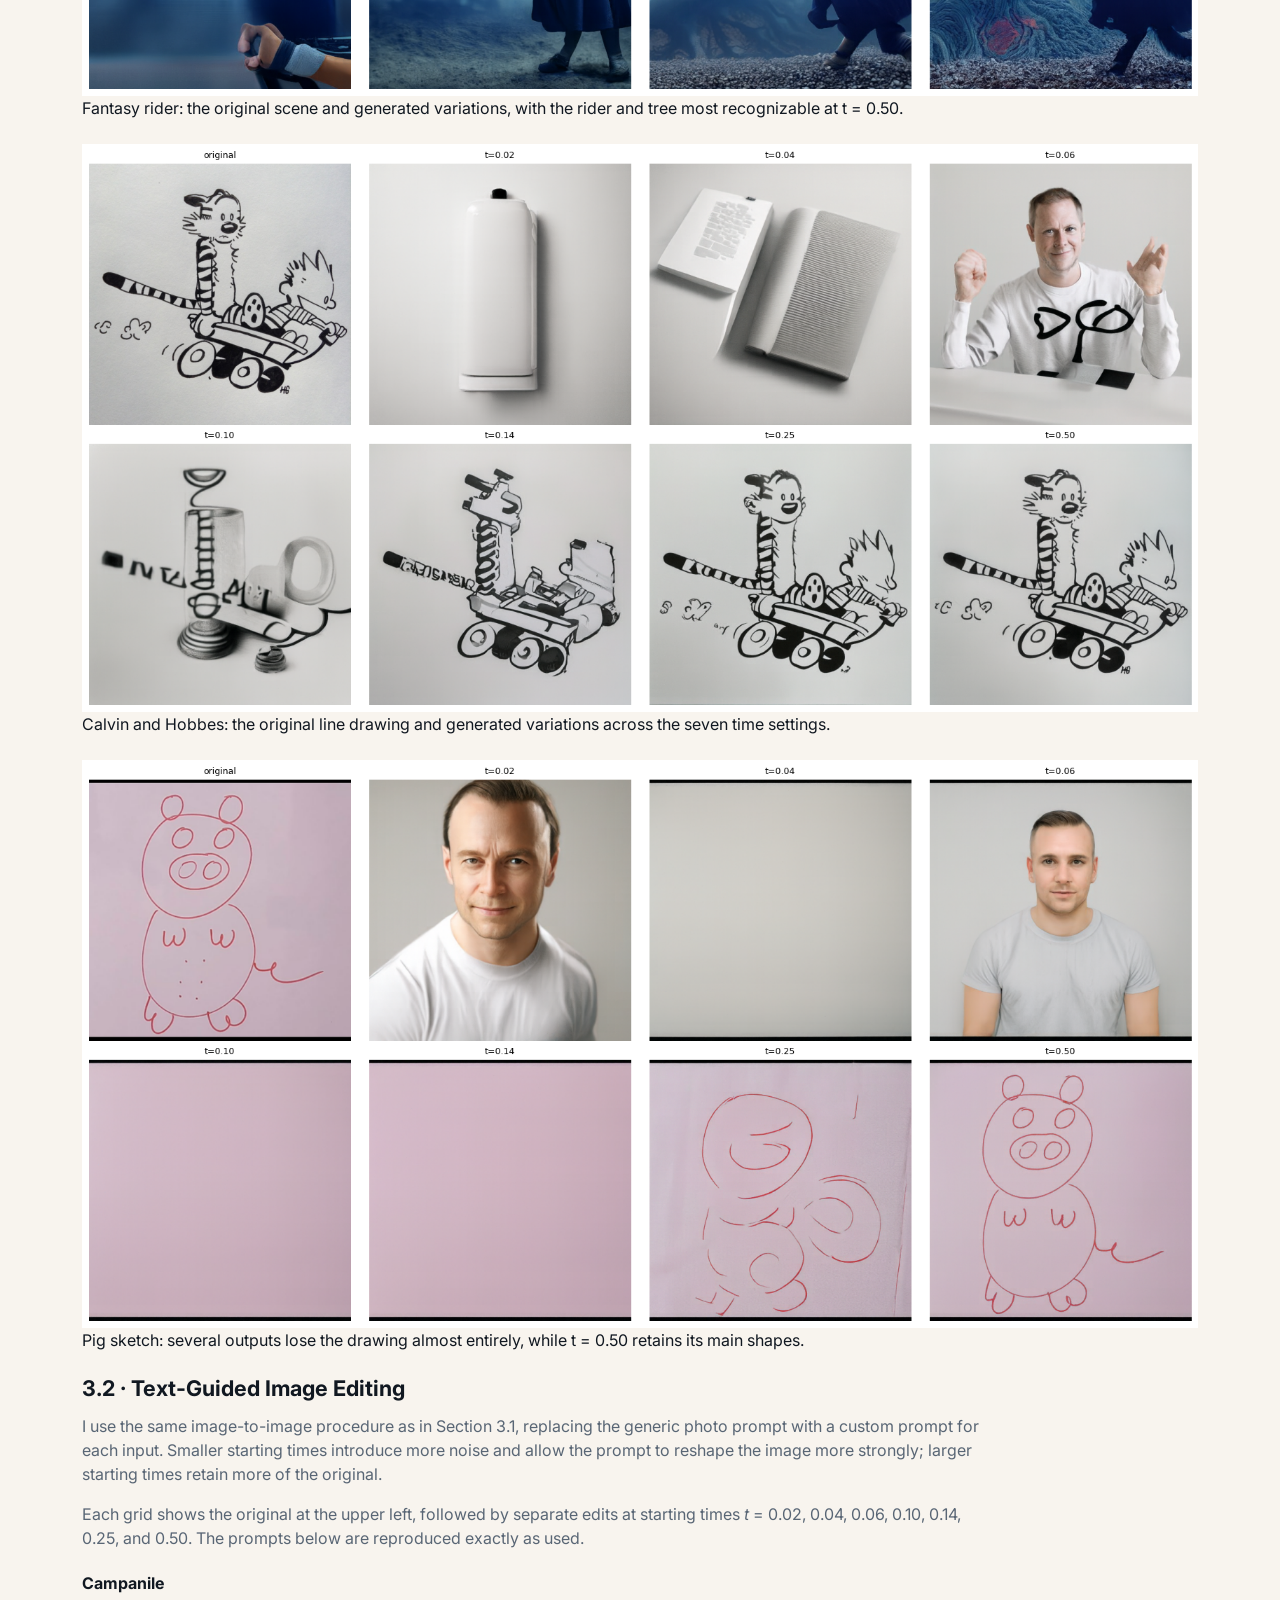
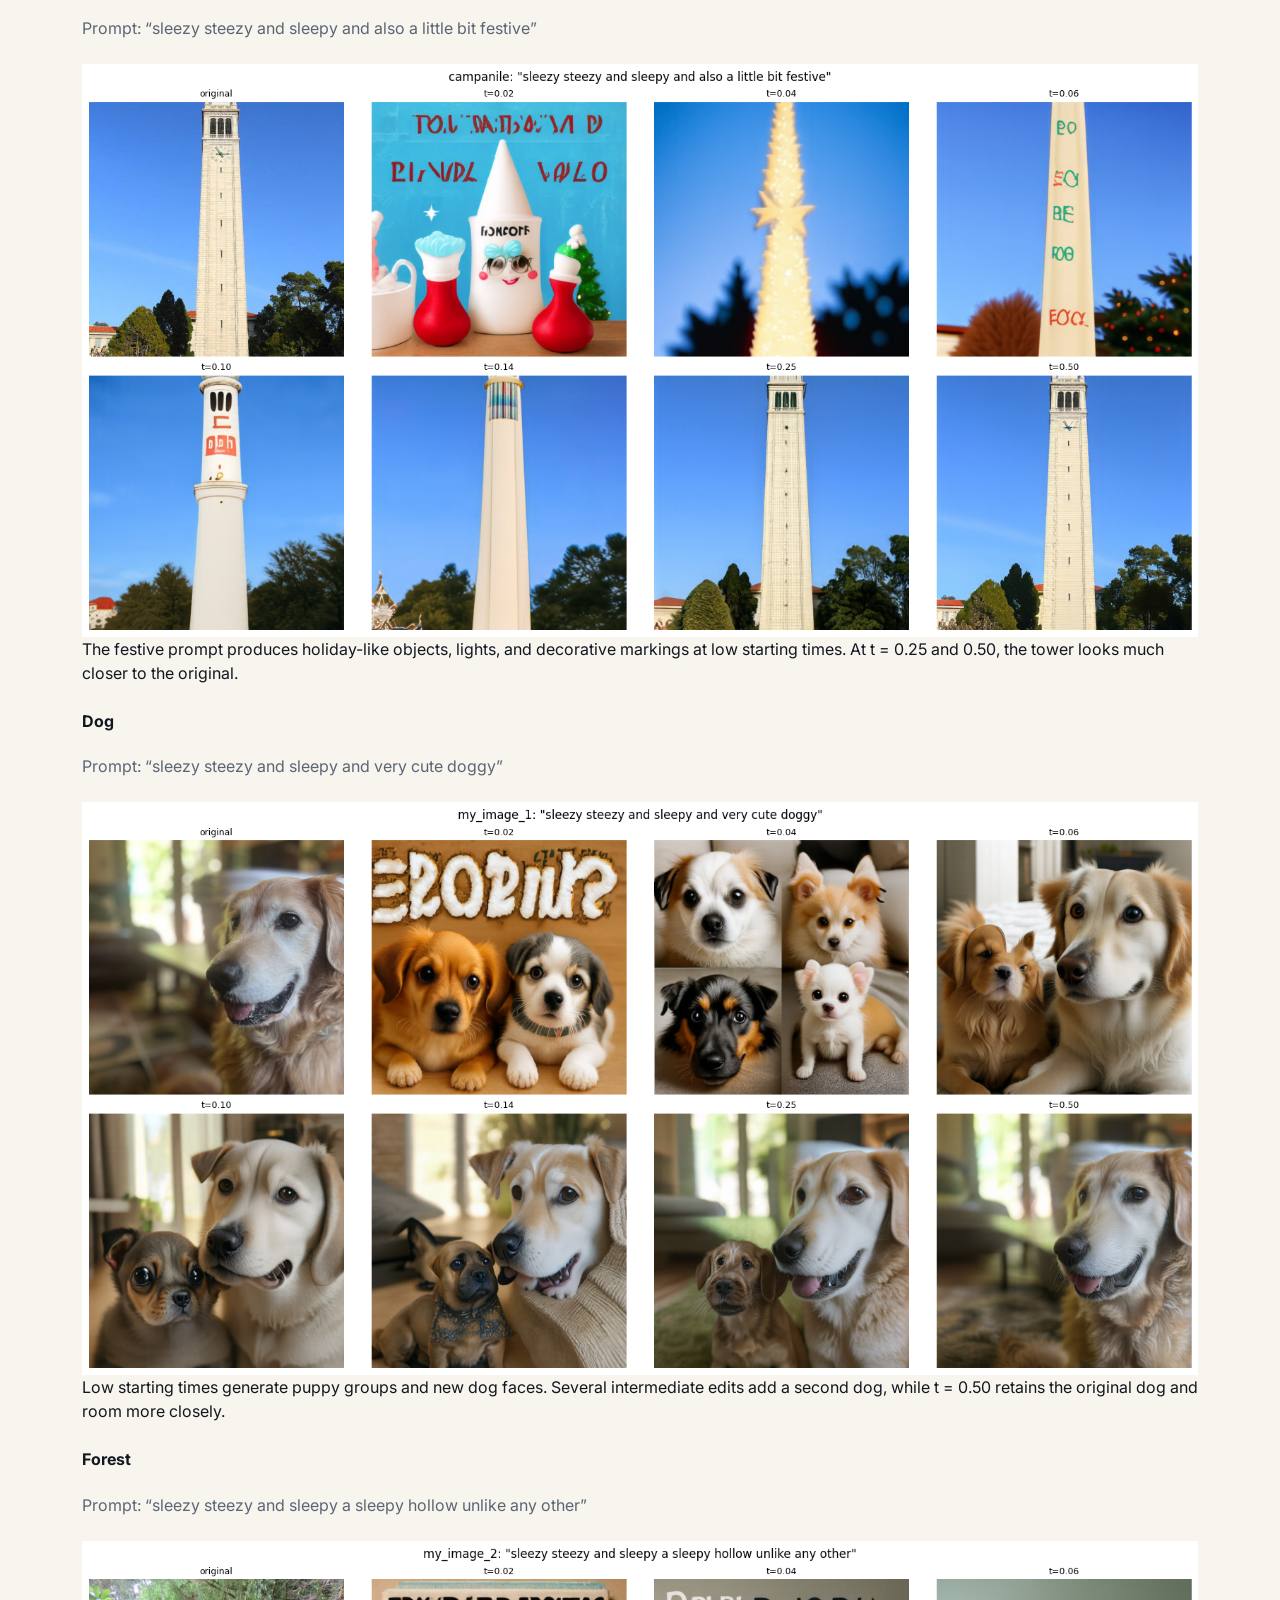
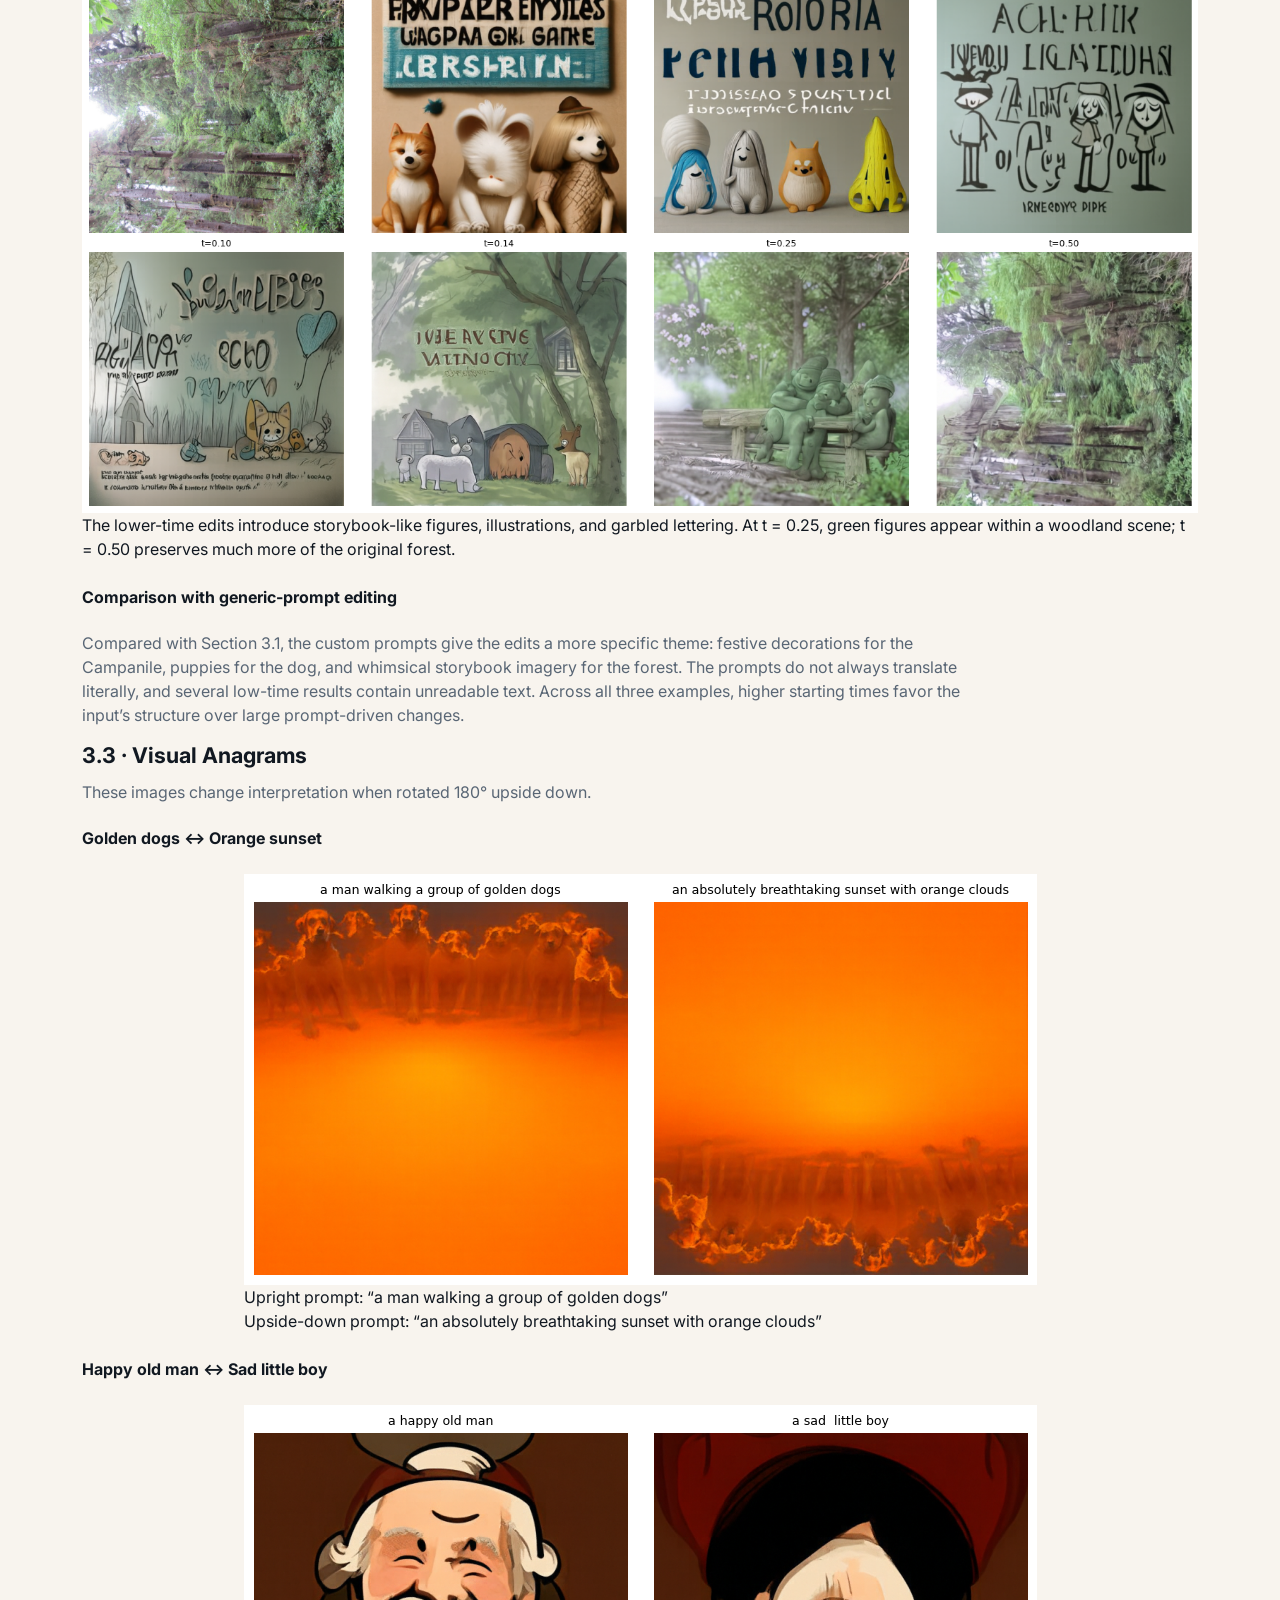
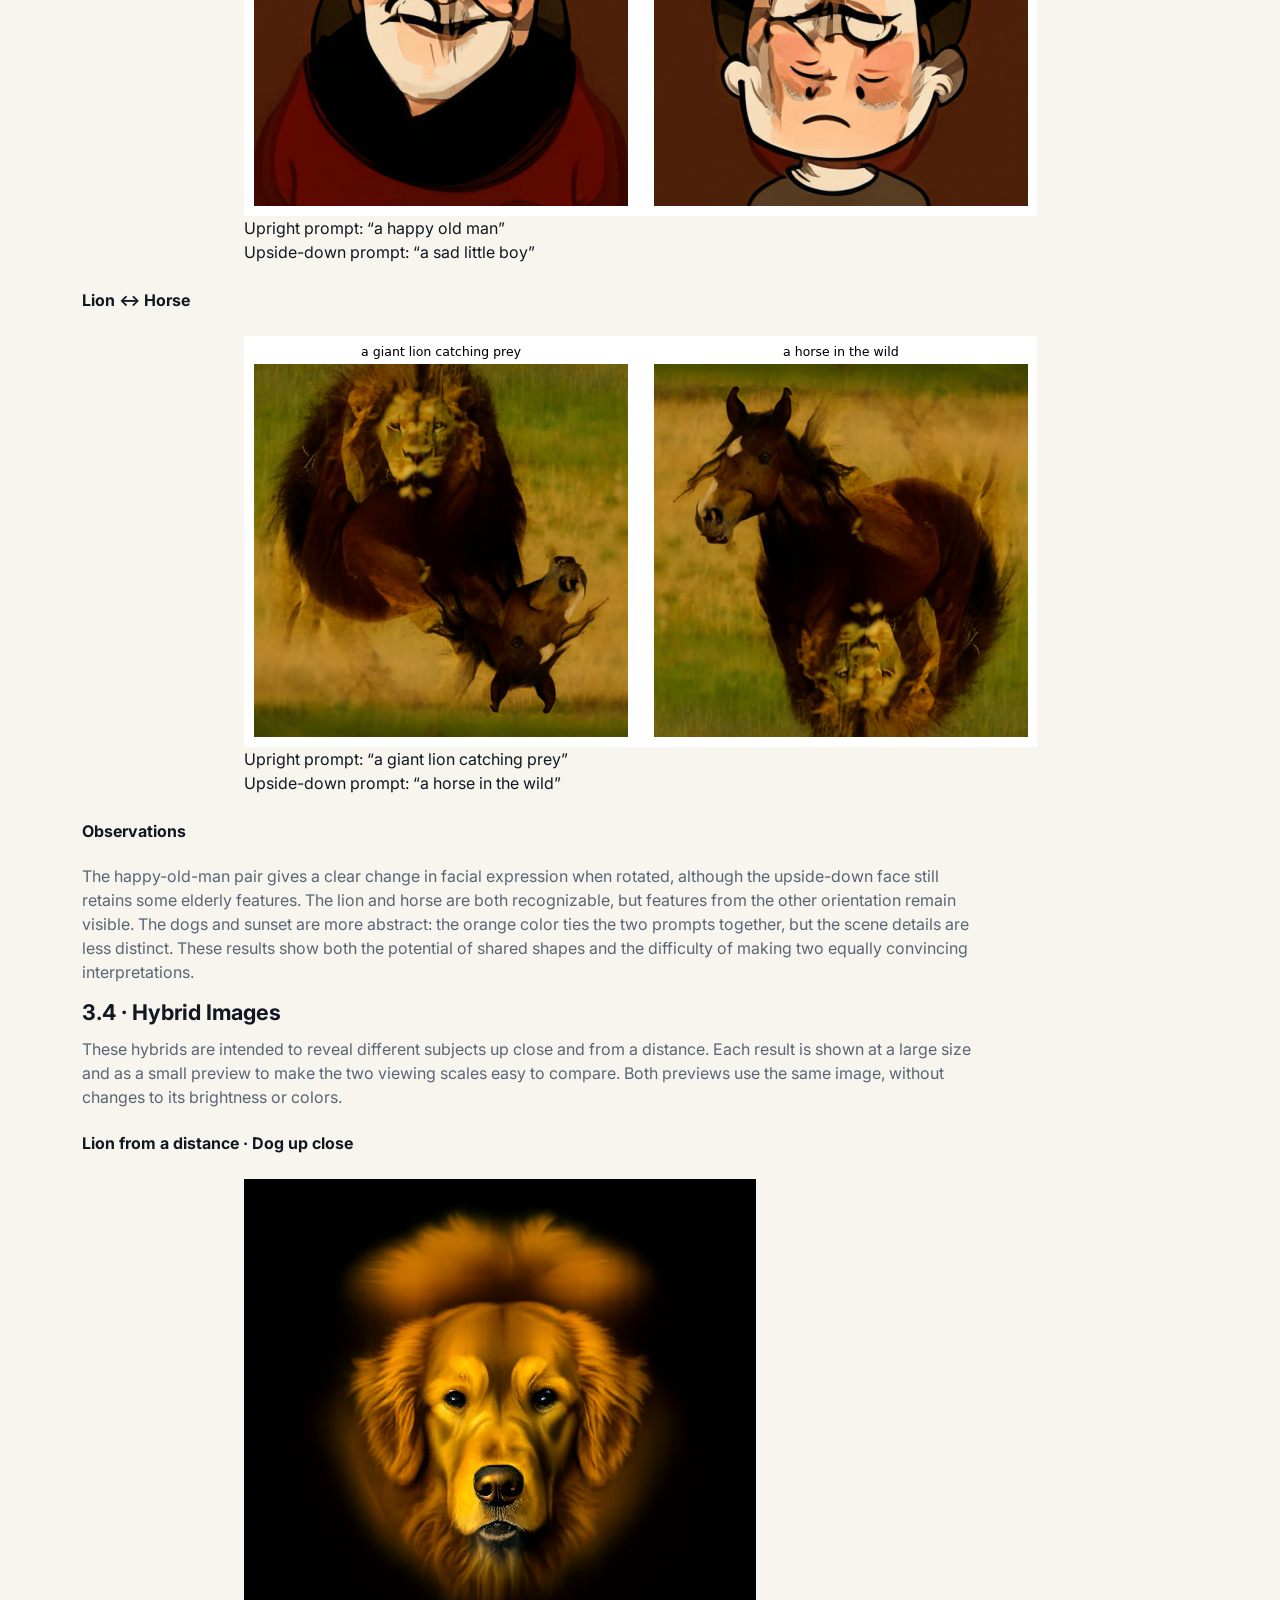
<file: projects/project3/index.html>
<!doctype html>
<html lang="en">
  <head>
    <meta charset="utf-8">
    <meta name="viewport" content="width=device-width, initial-scale=1">
    <meta name="description" content="Project 3: pretrained flow-model experiments in Part A and MNIST denoising and flow matching from scratch in Part B.">
    <title>Project 3: Flow Matching and Denoising | CS 180 Portfolio</title>
    <link rel="preconnect" href="https://fonts.googleapis.com">
    <link rel="preconnect" href="https://fonts.gstatic.com" crossorigin>
    <link href="https://fonts.googleapis.com/css2?family=Inter:wght@400;500;600;700;800&display=swap" rel="stylesheet">
    <link rel="stylesheet" href="../../styles.css?v=project3-a-1">
    <style>
      .p3-figure-grid {
        display: grid;
        gap: 1.25rem;
        grid-template-columns: repeat(auto-fit, minmax(min(100%, 340px), 1fr));
        margin: 1.5rem auto;
        max-width: 1400px;
      }

      .p3-figure-grid figure {
        background: var(--panel);
        border: 1px solid var(--border);
        border-radius: 10px;
        box-shadow: var(--shadow);
        margin: 0;
        overflow: hidden;
        padding: 0.75rem;
      }

      .p3-figure-grid img {
        border-radius: 6px;
        display: block;
        height: auto;
        width: 100%;
      }

      .p3-figure-grid figcaption {
        color: var(--muted);
        font-size: 0.9rem;
        font-weight: 600;
        padding: 0.65rem 0.2rem 0.1rem;
      }

      .p3-wide-figure {
        margin: 1.5rem auto;
        max-width: 1400px;
      }

      .p3-wide-figure img {
        display: block;
        height: auto;
        width: 100%;
      }

      .p3-single-figure {
        max-width: 620px;
      }

      .p3-anagram-figure {
        max-width: 793px;
      }

      .p3-loss-figure {
        max-width: 855px;
      }

      .p3-hybrid-figure {
        max-width: 793px;
      }

      .p3-hybrid-views {
        align-items: flex-end;
        display: flex;
        gap: 1.5rem;
      }

      .p3-hybrid-large {
        flex: 1;
        max-width: 512px;
        min-width: 0;
      }

      .p3-hybrid-small {
        flex: 0 0 96px;
        width: 96px;
      }

      .p3-hybrid-small img {
        width: 48px;
      }

      .p3-hybrid-views p {
        color: var(--muted);
        font-size: 0.85rem;
        margin: 0.5rem 0;
      }

      .p3-note {
        color: var(--muted);
        max-width: 900px;
      }

      .p3-checkpoints {
        grid-template-columns: repeat(3, minmax(0, 1fr));
      }

      .p3-comparison {
        grid-template-columns: repeat(4, minmax(0, 1fr));
      }

      .p3-figure-grid svg {
        aspect-ratio: 1;
        border-radius: 6px;
        display: block;
        height: auto;
        overflow: hidden;
        width: 100%;
      }

      @media (max-width: 680px) {
        .p3-checkpoints,
        .p3-comparison {
          grid-template-columns: repeat(2, minmax(0, 1fr));
        }
      }

      @media (max-width: 420px) {
        .p3-hybrid-views {
          align-items: flex-start;
          flex-direction: column;
        }

        .p3-hybrid-large {
          width: 100%;
        }

        .p3-hybrid-small {
          flex-basis: auto;
        }

        .p3-checkpoints,
        .p3-comparison {
          grid-template-columns: 1fr;
        }
      }
    </style>
  </head>
  <body>
    <header class="site-header">
      <a class="brand" href="../../">CS 180</a>
      <nav class="nav" aria-label="Project navigation">
        <a href="#part-a">Part A</a>
        <a href="#part-b">Part B</a>
      </nav>
    </header>

    <main>
      <section class="project-hero" id="overview" aria-labelledby="project-title">
        <p class="eyebrow">Project 3 · Parts A &amp; B</p>
        <h1 id="project-title">Flow Matching and Denoising</h1>
        <p class="project-meta">CS 180 Computational Photography</p>
      </section>

      <section class="section writeup-section" id="part-a" aria-labelledby="part-a-title">
        <div class="section-heading">
          <h2 id="part-a-title">Part A: Denoising and Generation</h2>
        </div>
        <p class="p3-note">These experiments follow one cardinal photograph through noise interpolation and denoising with a pretrained flow model, then explore generating new images from random noise.</p>

        <section id="section-1-1" aria-labelledby="section-1-1-title">
          <h3 id="section-1-1-title">1.1 · Constructing Noisy Training Inputs</h3>
          <p class="p3-note">A single Gaussian noise sample is interpolated with the clean image. At <i>t</i> = 0 the input is noise; as <i>t</i> approaches 1, more of the original image is retained.</p>
          <figure class="p3-wide-figure">
            <img src="assets/noise_interpolation.png" alt="Original cardinal image and noisy interpolations at t equals 0.25, 0.5, and 0.75">
            <figcaption>One fixed noise sample interpolated with the clean cardinal image at three time points.</figcaption>
          </figure>
        </section>

        <section id="section-1-2" aria-labelledby="section-1-2-title">
          <h3 id="section-1-2-title">1.2 · Gaussian Blur</h3>
          <p class="p3-note">The same noisy image is blurred at three Gaussian scales. Larger sigma removes more high-frequency detail and produces a smoother estimate.</p>
          <div class="p3-figure-grid">
            <figure><img src="assets/blur_sigma_8.png" alt="Noisy cardinal image and Gaussian blur with sigma 8"><figcaption>Strong smoothing · σ = 8</figcaption></figure>
            <figure id="blur-sigma-2"><img src="assets/blur_sigma_2.png" alt="Noisy cardinal image at t equals 0.5 and its Gaussian blur with sigma 2"><figcaption>Moderate smoothing · σ = 2</figcaption></figure>
            <figure><img src="assets/blur_sigma_1.png" alt="Noisy cardinal image and Gaussian blur with sigma 1"><figcaption>Light smoothing · σ = 1</figcaption></figure>
          </div>
        </section>

        <section id="section-1-3" aria-labelledby="section-1-3-title">
          <h3 id="section-1-3-title">1.3 · One-Step Denoising</h3>
          <p class="p3-note">Using the text condition “a high quality photo,” the pretrained flow model predicts velocity at each noisy input. A single integration step estimates the clean endpoint; the model output is treated as velocity, not as noise.</p>
          <div class="p3-figure-grid">
            <figure><img src="assets/denoise_t_0_25.png" alt="Original, noisy input, and one-step denoising estimate at t equals 0.25"><figcaption>One-step estimate · t = 0.25</figcaption></figure>
            <figure id="denoise-t-0-5"><img src="assets/denoise_t_0_5.png" alt="Original, noisy input at t equals 0.5, and one-step denoising estimate"><figcaption>One-step estimate · t = 0.5</figcaption></figure>
            <figure><img src="assets/denoise_t_0_75.png" alt="Original, noisy input, and one-step denoising estimate at t equals 0.75"><figcaption>One-step estimate · t = 0.75</figcaption></figure>
          </div>
        </section>

        <section id="section-1-4" aria-labelledby="section-1-4-title">
          <h3 id="section-1-4-title">1.4 · Visualizing Velocity</h3>
          <p class="p3-note">For each saved noisy input, the predicted update is compared with the ground-truth update computed from the known clean image and noise sample. The RGB RMS error map highlights where the two updates differ most. Both update visualizations use a shared symmetric color scale, and the error maps share a linear display range across time points.</p>
          <figure class="p3-wide-figure p3-single-figure">
            <img src="assets/cardinal_original.png" alt="Original cardinal photograph used for the velocity comparison">
            <figcaption>Original image, shown once for the Section 1.4 comparisons.</figcaption>
          </figure>
          <div class="p3-figure-grid">
            <figure><img src="assets/velocity_t_0_25.png" alt="At t equals 0.25: noisy input, predicted update, ground-truth update, and RGB RMS error heatmap"><figcaption>Predicted versus ground-truth update · t = 0.25</figcaption></figure>
            <figure><img src="assets/velocity_t_0_5.png" alt="At t equals 0.5: noisy input, predicted update, ground-truth update, and RGB RMS error heatmap"><figcaption>Predicted versus ground-truth update · t = 0.50</figcaption></figure>
            <figure><img src="assets/velocity_t_0_75.png" alt="At t equals 0.75: noisy input, predicted update, ground-truth update, and RGB RMS error heatmap"><figcaption>Predicted versus ground-truth update · t = 0.75</figcaption></figure>
          </div>
        </section>

        <section id="section-1-5" aria-labelledby="section-1-5-title">
          <h3 id="section-1-5-title">1.5 · Iterative Denoising</h3>
          <p class="p3-note">Starting from the saved noisy input at <i>t</i> = 0.50, these checkpoints show the initial state, every fifth update, and the final image after 25 updates at <i>t</i> = 1.00.</p>
          <div class="p3-figure-grid p3-checkpoints">
            <figure>
              <svg viewBox="10 28 374 374" width="374" height="374" role="img" aria-label="Initial noisy image, update 0, t equals 0.50"><image href="assets/multistep_trajectory_t_0_5.png" width="1202" height="3611" /></svg>
              <figcaption>Initial state · Update 0 · t = 0.50</figcaption>
            </figure>
            <figure>
              <svg viewBox="810 428 374 374" width="374" height="374" role="img" aria-label="Denoising update 5, t equals 0.60"><image href="assets/multistep_trajectory_t_0_5.png" width="1202" height="3611" /></svg>
              <figcaption>Update 5 · t = 0.60</figcaption>
            </figure>
            <figure>
              <svg viewBox="410 1228 374 374" width="374" height="374" role="img" aria-label="Denoising update 10, t equals 0.70"><image href="assets/multistep_trajectory_t_0_5.png" width="1202" height="3611" /></svg>
              <figcaption>Update 10 · t = 0.70</figcaption>
            </figure>
            <figure>
              <svg viewBox="10 2028 374 374" width="374" height="374" role="img" aria-label="Denoising update 15, t equals 0.80"><image href="assets/multistep_trajectory_t_0_5.png" width="1202" height="3611" /></svg>
              <figcaption>Update 15 · t = 0.80</figcaption>
            </figure>
            <figure>
              <svg viewBox="810 2428 374 374" width="374" height="374" role="img" aria-label="Denoising update 20, t equals 0.90"><image href="assets/multistep_trajectory_t_0_5.png" width="1202" height="3611" /></svg>
              <figcaption>Update 20 · t = 0.90</figcaption>
            </figure>
            <figure>
              <svg viewBox="410 3228 374 374" width="374" height="374" role="img" aria-label="Final denoised image, update 25, t equals 1.00"><image href="assets/multistep_trajectory_t_0_5.png" width="1202" height="3611" /></svg>
              <figcaption>Final image · Update 25 · t = 1.00</figcaption>
            </figure>
          </div>
          <h4>Comparison using the same noisy input</h4>
          <p class="p3-note">The three denoising results below start from the same <i>t</i> = 0.50 noisy cardinal input. The original image is included as a reference.</p>
          <div class="p3-figure-grid p3-comparison">
            <figure><img src="assets/cardinal_original.png" alt="Original cardinal photograph"><figcaption>Original image</figcaption></figure>
            <figure>
              <svg viewBox="410 28 374 374" width="374" height="374" role="img" aria-label="Gaussian blur result for the t equals 0.50 input, sigma equals 2"><image href="assets/blur_sigma_2.png" width="793" height="411" /></svg>
              <figcaption>Gaussian blur · σ = 2</figcaption>
            </figure>
            <figure>
              <svg viewBox="810 28 374 374" width="374" height="374" role="img" aria-label="One-step denoising result from the t equals 0.50 input"><image href="assets/denoise_t_0_5.png" width="1193" height="411" /></svg>
              <figcaption>One-step denoising</figcaption>
            </figure>
            <figure>
              <svg viewBox="410 3228 374 374" width="374" height="374" role="img" aria-label="Final iterative denoising result after 25 updates"><image href="assets/multistep_trajectory_t_0_5.png" width="1202" height="3611" /></svg>
              <figcaption>Iterative denoising · 25 updates</figcaption>
            </figure>
          </div>
        </section>
        <section id="section-1-6" aria-labelledby="section-1-6-title">
          <h3 id="section-1-6-title">1.6 · Generating Images from Noise</h3>
          <p class="p3-note">For these generations, I applied a −6769 adjustment to the random noise, as in Section 2.1. The five outputs below retain the seed labels from my results: 180 through 184.</p>
          <div class="p3-figure-grid">
            <figure>
              <svg viewBox="10 28 374 374" width="374" height="374" role="img" aria-label="Seed 180 generation with ghosted facial and hand details"><image href="assets/noise_generations_seeds_180_184.png" width="1602" height="811" /></svg>
              <figcaption>Seed 180</figcaption>
            </figure>
            <figure>
              <svg viewBox="410 28 374 374" width="374" height="374" role="img" aria-label="Seed 181 generation of a front-facing portrait in a dark turtleneck"><image href="assets/noise_generations_seeds_180_184.png" width="1602" height="811" /></svg>
              <figcaption>Seed 181</figcaption>
            </figure>
            <figure>
              <svg viewBox="810 28 374 374" width="374" height="374" role="img" aria-label="Seed 182 generation of a heavily blurred figure and outstretched hand"><image href="assets/noise_generations_seeds_180_184.png" width="1602" height="811" /></svg>
              <figcaption>Seed 182</figcaption>
            </figure>
            <figure>
              <svg viewBox="1210 28 374 374" width="374" height="374" role="img" aria-label="Seed 183 generation of a smiling front-facing portrait"><image href="assets/noise_generations_seeds_180_184.png" width="1602" height="811" /></svg>
              <figcaption>Seed 183</figcaption>
            </figure>
            <figure>
              <svg viewBox="10 428 374 374" width="374" height="374" role="img" aria-label="Seed 184 generation of a back-facing figure with distorted body proportions"><image href="assets/noise_generations_seeds_180_184.png" width="1602" height="811" /></svg>
              <figcaption>Seed 184</figcaption>
            </figure>
          </div>
          <h4>Observations</h4>
          <p class="p3-note">The outputs vary substantially in subject, pose, framing, and background. Seeds 181 and 183 produce the clearest, most coherent portraits, with recognizable facial features and relatively consistent proportions. Seed 180 has ghosted facial and hand details, seed 182 is heavily blurred with unclear scene structure, and seed 184 shows distorted body proportions.</p>
          <p class="p3-note">Changing the starting noise produces very different images, but it does not guarantee consistent realism. All five samples depict people, while their sharpness and anatomical consistency vary noticeably.</p>
        </section>

        <section id="section-2-1" aria-labelledby="section-2-1-title">
          <h3 id="section-2-1-title">2.1 · Classifier-Free Guidance (CFG)</h3>
          <p class="p3-note">To strengthen text conditioning, classifier-free guidance combines the model’s velocity predictions for “a high quality photo” and the empty-string prompt at the same image and time. I use <code>v_cfg = v_c + w * (v_c - v_u)</code>, where <code>v_c</code> is the conditional prediction and <code>v_u</code> is the unconditional prediction. In this convention, <i>w</i> = 0 gives ordinary conditional sampling.</p>
          <p class="p3-note">Prompt: “a high quality photo” · Guidance weight: <i>w</i> = 7 · Euler step size: <i>h</i> = 0.02 · Seed labels: 180–184.</p>
          <p class="p3-note">I applied the same −6769 adjustment to the random noise as in Section 1.6.</p>
          <div class="p3-figure-grid">
            <figure>
              <svg viewBox="10 28 374 374" width="374" height="374" role="img" aria-label="CFG seed 180: front-facing portrait in a light blue shirt"><image href="assets/cfg_generations_seeds_180_184.png" width="1602" height="811" /></svg>
              <figcaption>Seed 180 · w = 7</figcaption>
            </figure>
            <figure>
              <svg viewBox="410 28 374 374" width="374" height="374" role="img" aria-label="CFG seed 181: sharply defined portrait in a black shirt"><image href="assets/cfg_generations_seeds_180_184.png" width="1602" height="811" /></svg>
              <figcaption>Seed 181 · w = 7</figcaption>
            </figure>
            <figure>
              <svg viewBox="810 28 374 374" width="374" height="374" role="img" aria-label="CFG seed 182: seated portrait in a white shirt against a warm background"><image href="assets/cfg_generations_seeds_180_184.png" width="1602" height="811" /></svg>
              <figcaption>Seed 182 · w = 7</figcaption>
            </figure>
            <figure>
              <svg viewBox="1210 28 374 374" width="374" height="374" role="img" aria-label="CFG seed 183: front-facing portrait in a black top"><image href="assets/cfg_generations_seeds_180_184.png" width="1602" height="811" /></svg>
              <figcaption>Seed 183 · w = 7</figcaption>
            </figure>
            <figure>
              <svg viewBox="10 428 374 374" width="374" height="374" role="img" aria-label="CFG seed 184: a back-facing portrait with the head turned in profile"><image href="assets/cfg_generations_seeds_180_184.png" width="1602" height="811" /></svg>
              <figcaption>Seed 184 · w = 7</figcaption>
            </figure>
          </div>
          <h4>Comparison with Section 1.6</h4>
          <p class="p3-note">Compared with the corresponding seed-labeled outputs in <a href="#section-1-6">Section 1.6</a>, these CFG samples are more consistently photographic, with clearer faces and more coherent visible anatomy. Seed 180 no longer has the prominent ghosting, seed 182 resolves into a recognizable seated portrait instead of a blurred scene, and seed 184 has a more plausible head-and-shoulders composition. Seeds 181 and 183 were already relatively clear, but now have more defined facial details.</p>
          <p class="p3-note">The subjects, hairstyles, poses, and framing still vary, but all five results converge on polished portrait-style photographs. Guidance changes the generated content as well as its clarity; it does not simply sharpen the earlier images.</p>
        </section>
        <section id="section-3-1" aria-labelledby="section-3-1-title">
          <h3 id="section-3-1-title">3.1 · Image-to-Image Editing</h3>
          <p class="p3-note">To edit an existing image, I interpolate it with noise and then denoise from a chosen starting time using the prompt “a high quality photo.” Lower starting times retain less of the input and allow larger changes; higher starting times preserve more of its structure.</p>
          <p class="p3-note">Each grid shows the original input followed by edits at starting times <i>t</i> = 0.02, 0.04, 0.06, 0.10, 0.14, 0.25, and 0.50, read left to right across the top row and then the bottom row. Each <i>t</i> label is the starting time for a separate edit, not a checkpoint along one denoising run. The Campanile is followed by my two additional test-image results: a dog and a forest.</p>
          <h4>Campanile</h4>
          <figure class="p3-wide-figure">
            <img src="assets/editing_campanile.png" width="1593" height="811" loading="lazy" alt="Original Campanile photograph and seven generated results labeled t equals 0.02, 0.04, 0.06, 0.10, 0.14, 0.25, and 0.50">
            <figcaption>Campanile: low starting times produce smooth vertical objects against blue. The belfry arches reappear at t = 0.14, while t = 0.50 restores much of the tower’s texture and clock detail.</figcaption>
          </figure>
          <h4>Dog</h4>
          <figure class="p3-wide-figure">
            <img src="assets/editing_dog.png" width="1593" height="811" loading="lazy" alt="Original golden retriever photograph and seven generated results labeled t equals 0.02, 0.04, 0.06, 0.10, 0.14, 0.25, and 0.50">
            <figcaption>Dog: lower labeled times produce large changes in subject and appearance, while the t = 0.50 result closely resembles the original.</figcaption>
          </figure>
          <h4>Forest</h4>
          <figure class="p3-wide-figure">
            <img src="assets/editing_forest.png" width="1593" height="811" loading="lazy" alt="Original sideways forest photograph and seven generated results labeled t equals 0.02, 0.04, 0.06, 0.10, 0.14, 0.25, and 0.50">
            <figcaption>Forest: the grid preserves the orientation of the supplied original and results for a direct comparison.</figcaption>
          </figure>
          <section id="section-3-1-drawings" aria-labelledby="section-3-1-drawings-title">
            <h4 id="section-3-1-drawings-title">Editing Hand-Drawn and Web Images</h4>
            <p class="p3-note">These additional experiments use a fantasy illustration and two line drawings with the same prompt and seven starting times. The generic photo condition can produce photographic reinterpretations at low starting times, but it may also replace the subject entirely. At higher starting times, the original composition and drawing style are more recognizable.</p>
            <figure class="p3-wide-figure">
              <img src="assets/editing_drawing_rider.png" width="1593" height="811" loading="lazy" alt="Original blue-toned fantasy rider scene and seven generated results at t equals 0.02, 0.04, 0.06, 0.10, 0.14, 0.25, and 0.50">
              <figcaption>Fantasy rider: the original scene and generated variations, with the rider and tree most recognizable at t = 0.50.</figcaption>
            </figure>
            <figure class="p3-wide-figure">
              <img src="assets/editing_drawing_calvin_hobbes.png" width="1593" height="811" loading="lazy" alt="Original Calvin and Hobbes wagon drawing and seven generated results at t equals 0.02, 0.04, 0.06, 0.10, 0.14, 0.25, and 0.50">
              <figcaption>Calvin and Hobbes: the original line drawing and generated variations across the seven time settings.</figcaption>
            </figure>
            <figure class="p3-wide-figure">
              <img src="assets/editing_drawing_pig.png" width="1593" height="811" loading="lazy" alt="Original red-line pig drawing on pink paper and seven generated results at t equals 0.02, 0.04, 0.06, 0.10, 0.14, 0.25, and 0.50">
              <figcaption>Pig sketch: several outputs lose the drawing almost entirely, while t = 0.50 retains its main shapes.</figcaption>
            </figure>
          </section>
        </section>
        <section id="section-3-2" aria-labelledby="section-3-2-title">
          <h3 id="section-3-2-title">3.2 · Text-Guided Image Editing</h3>
          <p class="p3-note">I use the same image-to-image procedure as in Section 3.1, replacing the generic photo prompt with a custom prompt for each input. Smaller starting times introduce more noise and allow the prompt to reshape the image more strongly; larger starting times retain more of the original.</p>
          <p class="p3-note">Each grid shows the original at the upper left, followed by separate edits at starting times <i>t</i> = 0.02, 0.04, 0.06, 0.10, 0.14, 0.25, and 0.50. The prompts below are reproduced exactly as used.</p>
          <h4>Campanile</h4>
          <p class="p3-note">Prompt: “sleezy steezy and sleepy and also a little bit festive”</p>
          <figure class="p3-wide-figure">
            <img src="assets/text_editing_campanile.png" width="1580" height="811" loading="lazy" alt="Original Campanile and seven text-guided edits at starting times 0.02, 0.04, 0.06, 0.10, 0.14, 0.25, and 0.50 using the festive prompt">
            <figcaption>The festive prompt produces holiday-like objects, lights, and decorative markings at low starting times. At t = 0.25 and 0.50, the tower looks much closer to the original.</figcaption>
          </figure>
          <h4>Dog</h4>
          <p class="p3-note">Prompt: “sleezy steezy and sleepy and very cute doggy”</p>
          <figure class="p3-wide-figure">
            <img src="assets/text_editing_dog.png" width="1580" height="811" loading="lazy" alt="Original golden retriever and seven text-guided edits at starting times 0.02, 0.04, 0.06, 0.10, 0.14, 0.25, and 0.50 using the cute doggy prompt">
            <figcaption>Low starting times generate puppy groups and new dog faces. Several intermediate edits add a second dog, while t = 0.50 retains the original dog and room more closely.</figcaption>
          </figure>
          <h4>Forest</h4>
          <p class="p3-note">Prompt: “sleezy steezy and sleepy a sleepy hollow unlike any other”</p>
          <figure class="p3-wide-figure">
            <img src="assets/text_editing_forest.png" width="1580" height="811" loading="lazy" alt="Original sideways forest and seven text-guided edits at starting times 0.02, 0.04, 0.06, 0.10, 0.14, 0.25, and 0.50 using the sleepy hollow prompt">
            <figcaption>The lower-time edits introduce storybook-like figures, illustrations, and garbled lettering. At t = 0.25, green figures appear within a woodland scene; t = 0.50 preserves much more of the original forest.</figcaption>
          </figure>
          <h4>Comparison with generic-prompt editing</h4>
          <p class="p3-note">Compared with Section 3.1, the custom prompts give the edits a more specific theme: festive decorations for the Campanile, puppies for the dog, and whimsical storybook imagery for the forest. The prompts do not always translate literally, and several low-time results contain unreadable text. Across all three examples, higher starting times favor the input’s structure over large prompt-driven changes.</p>
        </section>
        <section id="section-3-3" aria-labelledby="section-3-3-title">
          <h3 id="section-3-3-title">3.3 · Visual Anagrams</h3>
          <p class="p3-note">These images change interpretation when rotated 180° upside down.</p>
          <h4>Golden dogs ↔ Orange sunset</h4>
          <figure class="p3-wide-figure p3-anagram-figure">
            <img src="assets/anagram_dogs_sunset.png" width="793" height="411" loading="lazy" alt="Visual anagram shown upright for a man walking golden dogs and upside down for an orange sunset">
            <figcaption>Upright prompt: “a man walking a group of golden dogs”<br>Upside-down prompt: “an absolutely breathtaking sunset with orange clouds”</figcaption>
          </figure>
          <h4>Happy old man ↔ Sad little boy</h4>
          <figure class="p3-wide-figure p3-anagram-figure">
            <img src="assets/anagram_old_man_boy.png" width="793" height="411" loading="lazy" alt="Illustrated smiling old man shown upright and the same face rotated upside down for a sad little boy">
            <figcaption>Upright prompt: “a happy old man”<br>Upside-down prompt: “a sad little boy”</figcaption>
          </figure>
          <h4>Lion ↔ Horse</h4>
          <figure class="p3-wide-figure p3-anagram-figure">
            <img src="assets/anagram_lion_horse.png" width="793" height="411" loading="lazy" alt="A lion-like face in grass and the same image rotated upside down to reveal a horse">
            <figcaption>Upright prompt: “a giant lion catching prey”<br>Upside-down prompt: “a horse in the wild”</figcaption>
          </figure>
          <h4>Observations</h4>
          <p class="p3-note">The happy-old-man pair gives a clear change in facial expression when rotated, although the upside-down face still retains some elderly features. The lion and horse are both recognizable, but features from the other orientation remain visible. The dogs and sunset are more abstract: the orange color ties the two prompts together, but the scene details are less distinct. These results show both the potential of shared shapes and the difficulty of making two equally convincing interpretations.</p>
        </section>
        <section id="section-3-4" aria-labelledby="section-3-4-title">
          <h3 id="section-3-4-title">3.4 · Hybrid Images</h3>
          <p class="p3-note">These hybrids are intended to reveal different subjects up close and from a distance. Each result is shown at a large size and as a small preview to make the two viewing scales easy to compare. Both previews use the same image, without changes to its brightness or colors.</p>
          <h4>Lion from a distance · Dog up close</h4>
          <figure class="p3-wide-figure p3-hybrid-figure">
            <div class="p3-hybrid-views">
              <div class="p3-hybrid-large"><img src="assets/hybrid_lion_dog.png" width="512" height="512" loading="lazy" alt="Large hybrid showing a golden dog face within a lion-like mane"><p>Up close · Dog</p></div>
              <div class="p3-hybrid-small"><img src="assets/hybrid_lion_dog.png" width="512" height="512" loading="lazy" alt="Small preview of the lion and dog hybrid intended to reveal a lion from a distance"><p>Distance preview · Lion</p></div>
            </div>
            <figcaption>Intended pairing: the lion’s broad silhouette at a distance and the dog’s facial details up close.</figcaption>
          </figure>
          <h4>Mountain from a distance · Temple up close</h4>
          <figure class="p3-wide-figure p3-hybrid-figure">
            <div class="p3-hybrid-views">
              <div class="p3-hybrid-large"><img src="assets/hybrid_mountain_temple.png" width="512" height="512" loading="lazy" alt="Large blue and white hybrid with temple spires and architectural details inside a mountain-like shape"><p>Up close · Temple</p></div>
              <div class="p3-hybrid-small"><img src="assets/hybrid_mountain_temple.png" width="512" height="512" loading="lazy" alt="Small preview of the mountain and temple hybrid intended to reveal a mountain from a distance"><p>Distance preview · Mountain</p></div>
            </div>
            <figcaption>Intended pairing: the mountain’s overall shape at a distance and the temple’s spires and architectural details up close.</figcaption>
          </figure>
          <h4 id="hybrid-clock-moon">Clock · Moon</h4>
          <figure class="p3-wide-figure p3-hybrid-figure">
            <div class="p3-hybrid-views">
              <div class="p3-hybrid-large"><img src="assets/hybrid_clock_moon.png" width="512" height="512" loading="lazy" alt="Large clock and moon hybrid with Roman numerals and clock hands inside a bright circular form"><p>Up-close preview</p></div>
              <div class="p3-hybrid-small"><img src="assets/hybrid_clock_moon.png" width="512" height="512" loading="lazy" alt="Small distance preview of the clock and moon hybrid"><p>Distance preview</p></div>
            </div>
            <figcaption>Clock and moon hybrid, shown at two viewing scales.</figcaption>
          </figure>
          <h4>Eagle · Skull</h4>
          <figure class="p3-wide-figure p3-hybrid-figure">
            <div class="p3-hybrid-views">
              <div class="p3-hybrid-large"><img src="assets/hybrid_eagle_skull.png" width="512" height="512" loading="lazy" alt="Large eagle and skull hybrid with white feather-like details and dark eye sockets"><p>Up-close preview</p></div>
              <div class="p3-hybrid-small"><img src="assets/hybrid_eagle_skull.png" width="512" height="512" loading="lazy" alt="Small distance preview of the eagle and skull hybrid"><p>Distance preview</p></div>
            </div>
            <figcaption>Eagle and skull hybrid, shown at two viewing scales.</figcaption>
          </figure>
        </section>
      </section>
      <section class="section writeup-section" id="part-b" aria-labelledby="part-b-title">
        <div class="section-heading">
          <h2 id="part-b-title">Part B: Flow Matching from Scratch</h2>
        </div>
        <h3>1 · Training a Single-Step Denoising UNet</h3>
        <section id="part-b-1-2" aria-labelledby="part-b-1-2-title">
          <h4 id="part-b-1-2-title">1.2 · Noising MNIST Digits</h4>
          <p class="p3-note">Adding Gaussian noise, z = x + σε, progressively obscures the digit as σ increases.</p>
          <figure class="p3-wide-figure">
            <img src="assets/part_b_noising_all_levels.png" width="1490" height="239" loading="lazy" alt="The same handwritten digit 5 with Gaussian noise levels 0, 0.2, 0.4, 0.5, 0.6, 0.8, and 1.0">
            <figcaption>Noise levels shown: σ = 0, 0.2, 0.4, 0.5, 0.6, 0.8, and 1.0.</figcaption>
          </figure>
        </section>
        <section id="part-b-1-2-1" aria-labelledby="part-b-1-2-1-title">
          <h4 id="part-b-1-2-1-title">1.2.1 · Training the Denoiser</h4>
          <figure class="p3-wide-figure p3-loss-figure">
            <img src="assets/part_b_denoiser_loss.png" width="855" height="470" loading="lazy" alt="UNet training MSE drops rapidly from about 0.11 and gradually levels off near 0.008 over roughly 1175 training steps">
            <figcaption>Training MSE over optimization steps.</figcaption>
          </figure>
          <p class="p3-note">The loss falls sharply at first, then improves more gradually and levels off near 0.008.</p>
          <figure class="p3-wide-figure">
            <img src="assets/part_b_denoising_epochs_1_5.png" width="1495" height="627" loading="lazy" alt="Held-out MNIST test digits shown in four rows: originals, noisy inputs at sigma 0.5, denoised outputs after epoch 1, and denoised outputs after epoch 5">
            <figcaption>Held-out test set · Original digits, noisy inputs (σ = 0.5), epoch 1 outputs, and epoch 5 outputs, from top to bottom.</figcaption>
          </figure>
          <p class="p3-note">Most digits are recognizable after one epoch. By epoch 5, several strokes look cleaner and more defined, while some fine details remain smoothed.</p>
        </section>
        <section id="part-b-1-2-2" aria-labelledby="part-b-1-2-2-title">
          <h4 id="part-b-1-2-2-title">1.2.2 · Out-of-Distribution Testing</h4>
          <figure class="p3-wide-figure">
            <img src="assets/part_b_ood_denoising_all_levels.png" width="1487" height="994" loading="lazy" alt="Five rows of MNIST digits 7, 2, 1, 0, and 4, each showing the original and denoised results at sigma 0, 0.2, 0.4, 0.5, 0.6, 0.8, and 1.0">
            <figcaption>Each row keeps the same digit: original, then denoised results at σ = 0, 0.2, 0.4, 0.5, 0.6, 0.8, and 1.0.</figcaption>
          </figure>
          <p class="p3-note">Digits remain recognizable through σ = 0.5. At σ = 0.8 and 1.0, extra strokes and distorted shapes appear, making several digits ambiguous.</p>
        </section>
        <section id="part-b-1-2-3" aria-labelledby="part-b-1-2-3-title">
          <h4 id="part-b-1-2-3-title">1.2.3 · Denoising Pure Noise</h4>
          <figure class="p3-wide-figure p3-loss-figure">
            <img src="assets/part_b_pure_noise_loss.png" width="855" height="393" loading="lazy" alt="Pure Gaussian noise to MNIST training loss: batch MSE and smoothed MSE drop quickly before leveling off near 0.067">
            <figcaption>Pure-noise training: batch loss and smoothed loss over optimization steps.</figcaption>
          </figure>
          <figure class="p3-wide-figure">
            <img src="assets/part_b_pure_noise_epochs_1_5.png" width="1489" height="464" loading="lazy" alt="Reference MNIST digits in the top row, nearly identical blurred oval outputs after epoch 1 in the middle row, and nearly identical overlapping digit shapes after epoch 5 in the bottom row">
            <figcaption>Top: reference digits. Middle: outputs after epoch 1. Bottom: outputs after epoch 5.</figcaption>
          </figure>
          <p class="p3-note">The outputs are almost identical across noise inputs: blurred ovals at epoch 1 and overlapping digit-like strokes at epoch 5. Because independent pure noise provides no information about the target digit, minimizing MSE favors the mean training image. This blends features from digits 0–9 instead of generating distinct digits, consistent with the loss plateau near 0.067.</p>
        </section>
        <h3>2 · Training a Flow Matching Model</h3>
        <section id="part-b-2-2" aria-labelledby="part-b-2-2-title">
          <h4 id="part-b-2-2-title">2.2 · Training the Time-Conditioned UNet</h4>
          <figure class="p3-wide-figure p3-loss-figure">
            <img src="assets/part_b_time_conditioned_loss.png" width="989" height="490" loading="lazy" alt="Time-conditioned flow matching training MSE and smoothed trend decrease from above 1.1 to about 0.1 over roughly 2350 training steps">
            <figcaption>Time-conditioned flow matching: raw training MSE and smoothed trend.</figcaption>
          </figure>
          <p class="p3-note">The loss drops steeply early in training, then decreases more gradually toward 0.1.</p>
        </section>
        <section id="part-b-2-3" aria-labelledby="part-b-2-3-title">
          <h4 id="part-b-2-3-title">2.3 · Sampling from the Time-Conditioned UNet</h4>
          <figure class="p3-wide-figure">
            <img src="assets/part_b_time_conditioned_samples_epochs_1_5_10.png" width="1497" height="483" loading="lazy" alt="Three rows of time-conditioned MNIST samples after epochs 1, 5, and 10: fragmented strokes in early rows become more recognizable digit-like shapes by epoch 10">
            <figcaption>Time-only generation after epochs 1, 5, and 10, from top to bottom.</figcaption>
          </figure>
          <p class="p3-note">At epochs 1 and 5, many samples contain disconnected or ambiguous strokes. By epoch 10, more coherent loops and digit shapes emerge, although some outputs remain malformed. The results are less consistently legible than the class-conditioned samples in Section 2.6.</p>
        </section>
        <section id="part-b-2-5" aria-labelledby="part-b-2-5-title">
          <h4 id="part-b-2-5-title">2.5 · Training the Class-Conditioned UNet</h4>
          <figure class="p3-wide-figure p3-loss-figure">
            <img src="assets/part_b_class_conditioned_loss.png" width="989" height="490" loading="lazy" alt="Class-conditioned flow matching training MSE on a logarithmic scale: raw scheduled-learning-rate loss and its smoothed trend decrease over about 9400 training steps">
            <figcaption>Class-conditioned flow matching with a learning-rate schedule. Raw loss and smoothed trend are shown on a logarithmic scale.</figcaption>
          </figure>
          <p class="p3-note">The loss drops rapidly early in training, then improves gradually to about 0.08. The smoothed trend continues downward despite fluctuations in the raw batch loss.</p>
        </section>
        <section id="part-b-2-6" aria-labelledby="part-b-2-6-title">
          <h4 id="part-b-2-6-title">2.6 · Sampling from the Class-Conditioned UNet</h4>
          <figure class="p3-wide-figure">
            <img src="assets/part_b_class_samples_epoch_1_lr_comparison.png" width="1989" height="575" loading="lazy" alt="Epoch 1 class-conditioned MNIST samples: scheduled learning rate initially 0.01 on the left and constant learning rate 0.001 on the right, each with four examples for digit classes 0 through 9">
            <figcaption>Epoch 1 · Left: scheduled learning rate, initially 0.01. Right: constant learning rate, 0.001. Each panel has four samples per digit class, with columns labeled 0–9.</figcaption>
          </figure>
          <figure class="p3-wide-figure">
            <img src="assets/part_b_class_samples_epoch_5_lr_comparison.png" width="1989" height="575" loading="lazy" alt="Epoch 5 class-conditioned MNIST samples comparing scheduled and constant learning rates, with four examples per digit class 0 through 9 in each panel">
            <figcaption>Epoch 5 · Scheduled learning rate (left) versus constant learning rate of 0.001 (right).</figcaption>
          </figure>
          <figure class="p3-wide-figure">
            <img src="assets/part_b_class_samples_epoch_10_lr_comparison.png" width="1989" height="575" loading="lazy" alt="Epoch 10 class-conditioned MNIST samples comparing scheduled and constant learning rates, with four examples per digit class 0 through 9 in each panel">
            <figcaption>Epoch 10 · Scheduled learning rate (left) versus constant learning rate of 0.001 (right).</figcaption>
          </figure>
          <p class="p3-note">Without the scheduler, I use a lower, constant learning rate of 0.001 instead of starting at 0.01. Both models improve substantially from epoch 1 to epoch 5, producing recognizable digits across the requested classes. By epoch 10, both retain variation in stroke shape and thickness, and the constant-rate results look broadly comparable to the scheduled results in these grids.</p>
        </section>
      </section>
    </main>

    <footer class="project-footer">
      <a href="../../">← Back to all projects</a>
    </footer>
  </body>
</html>
</file>
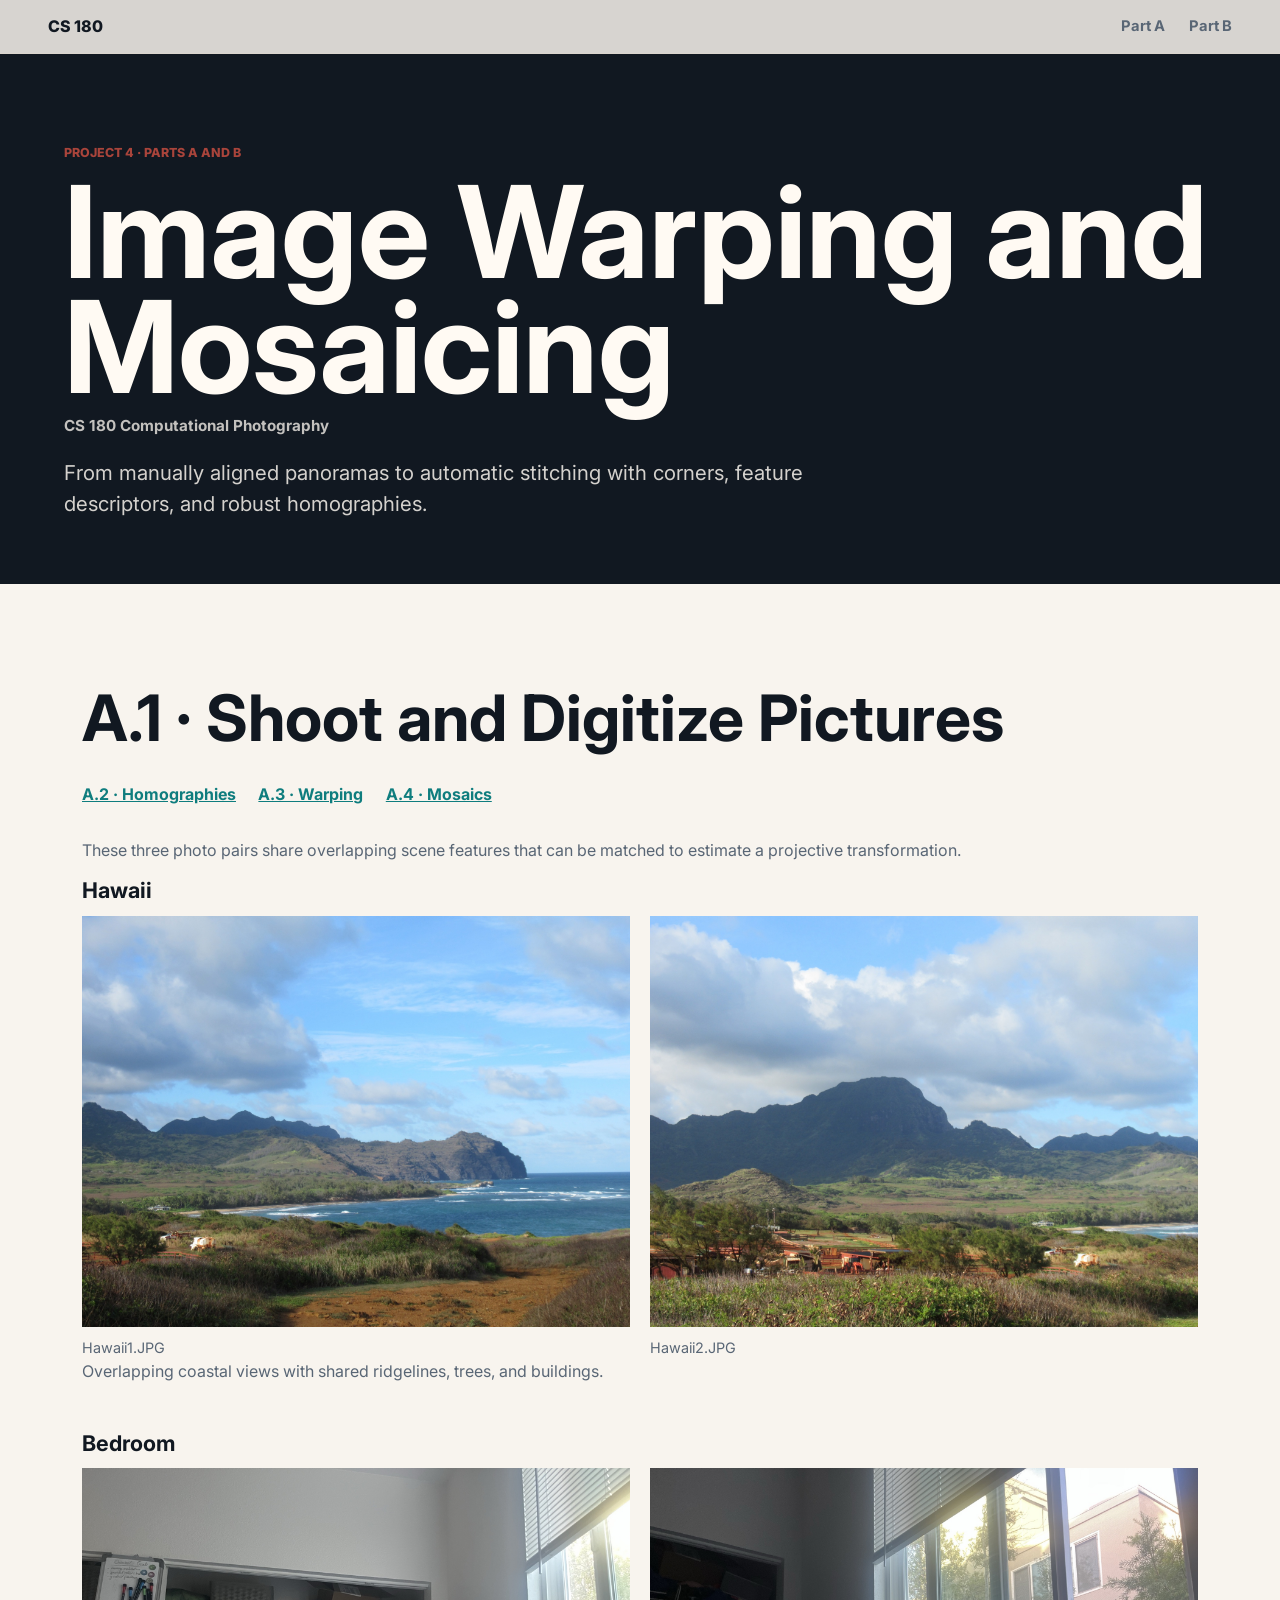
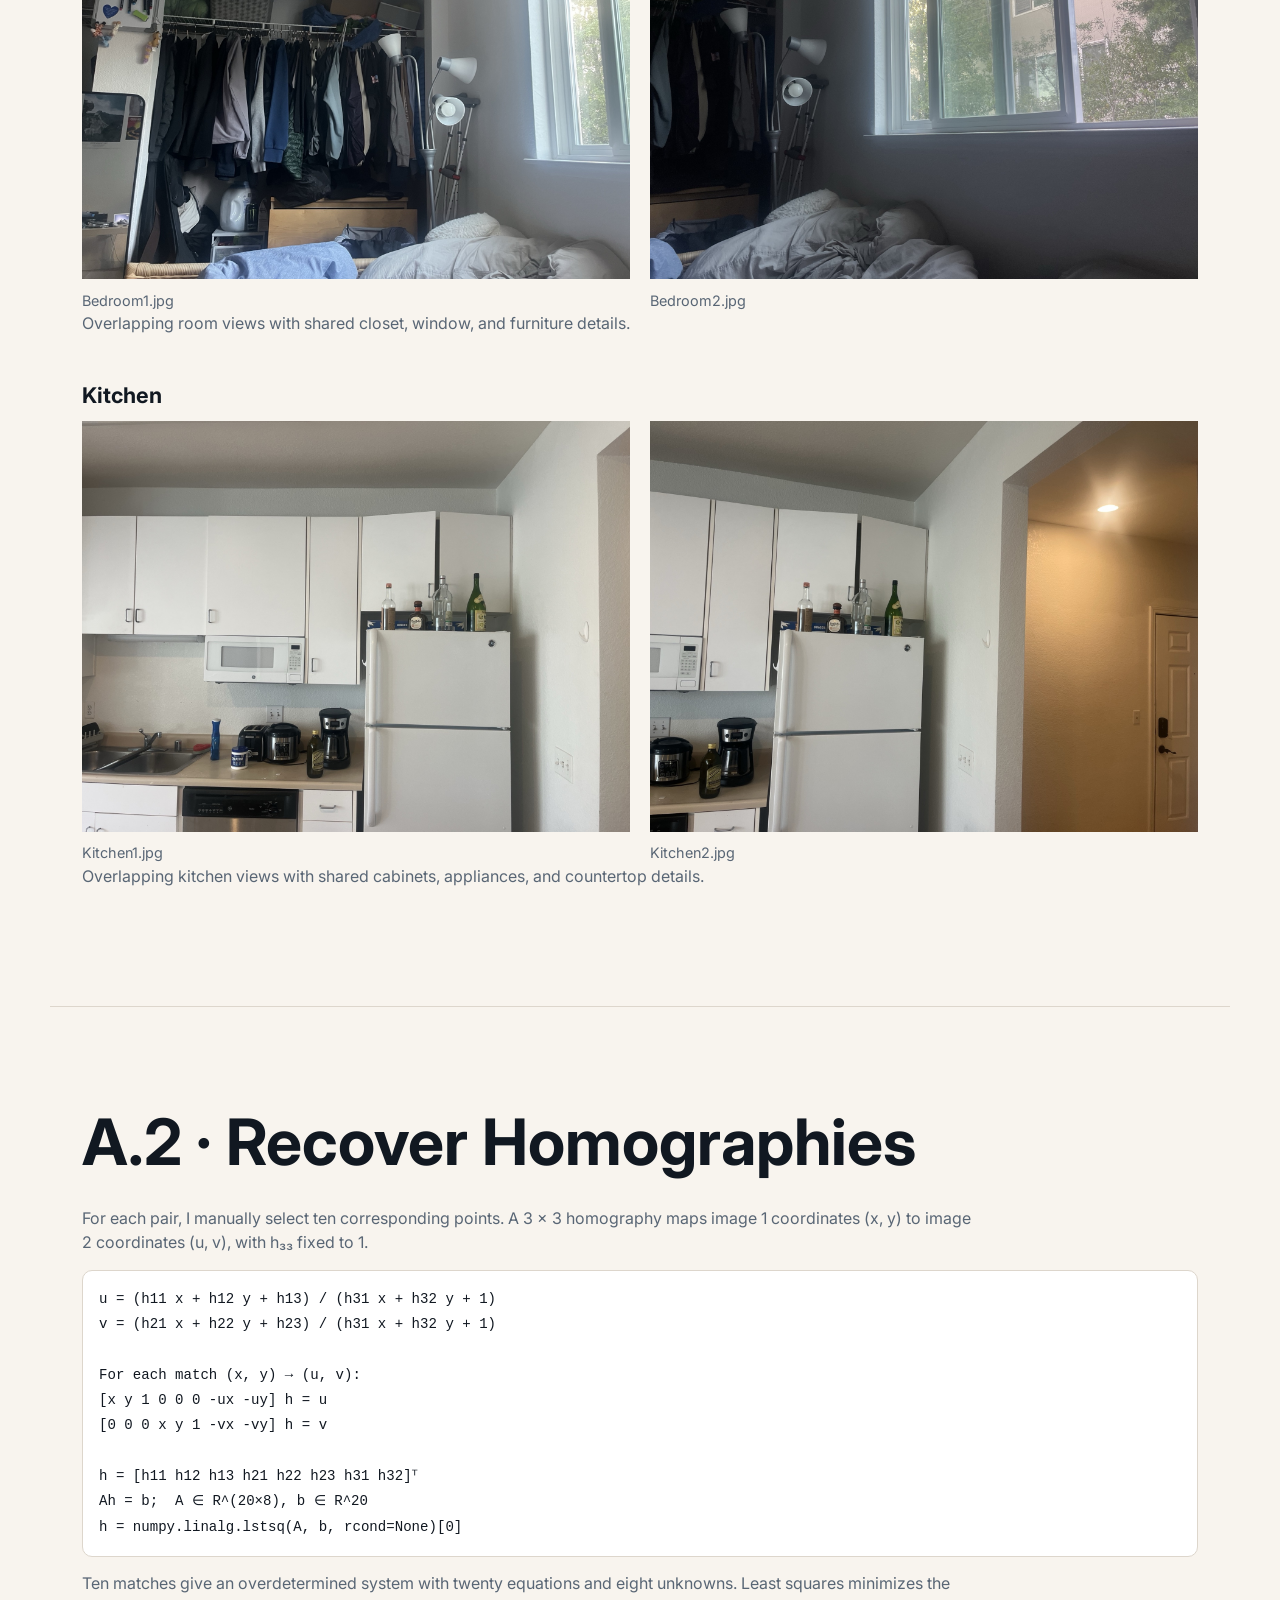
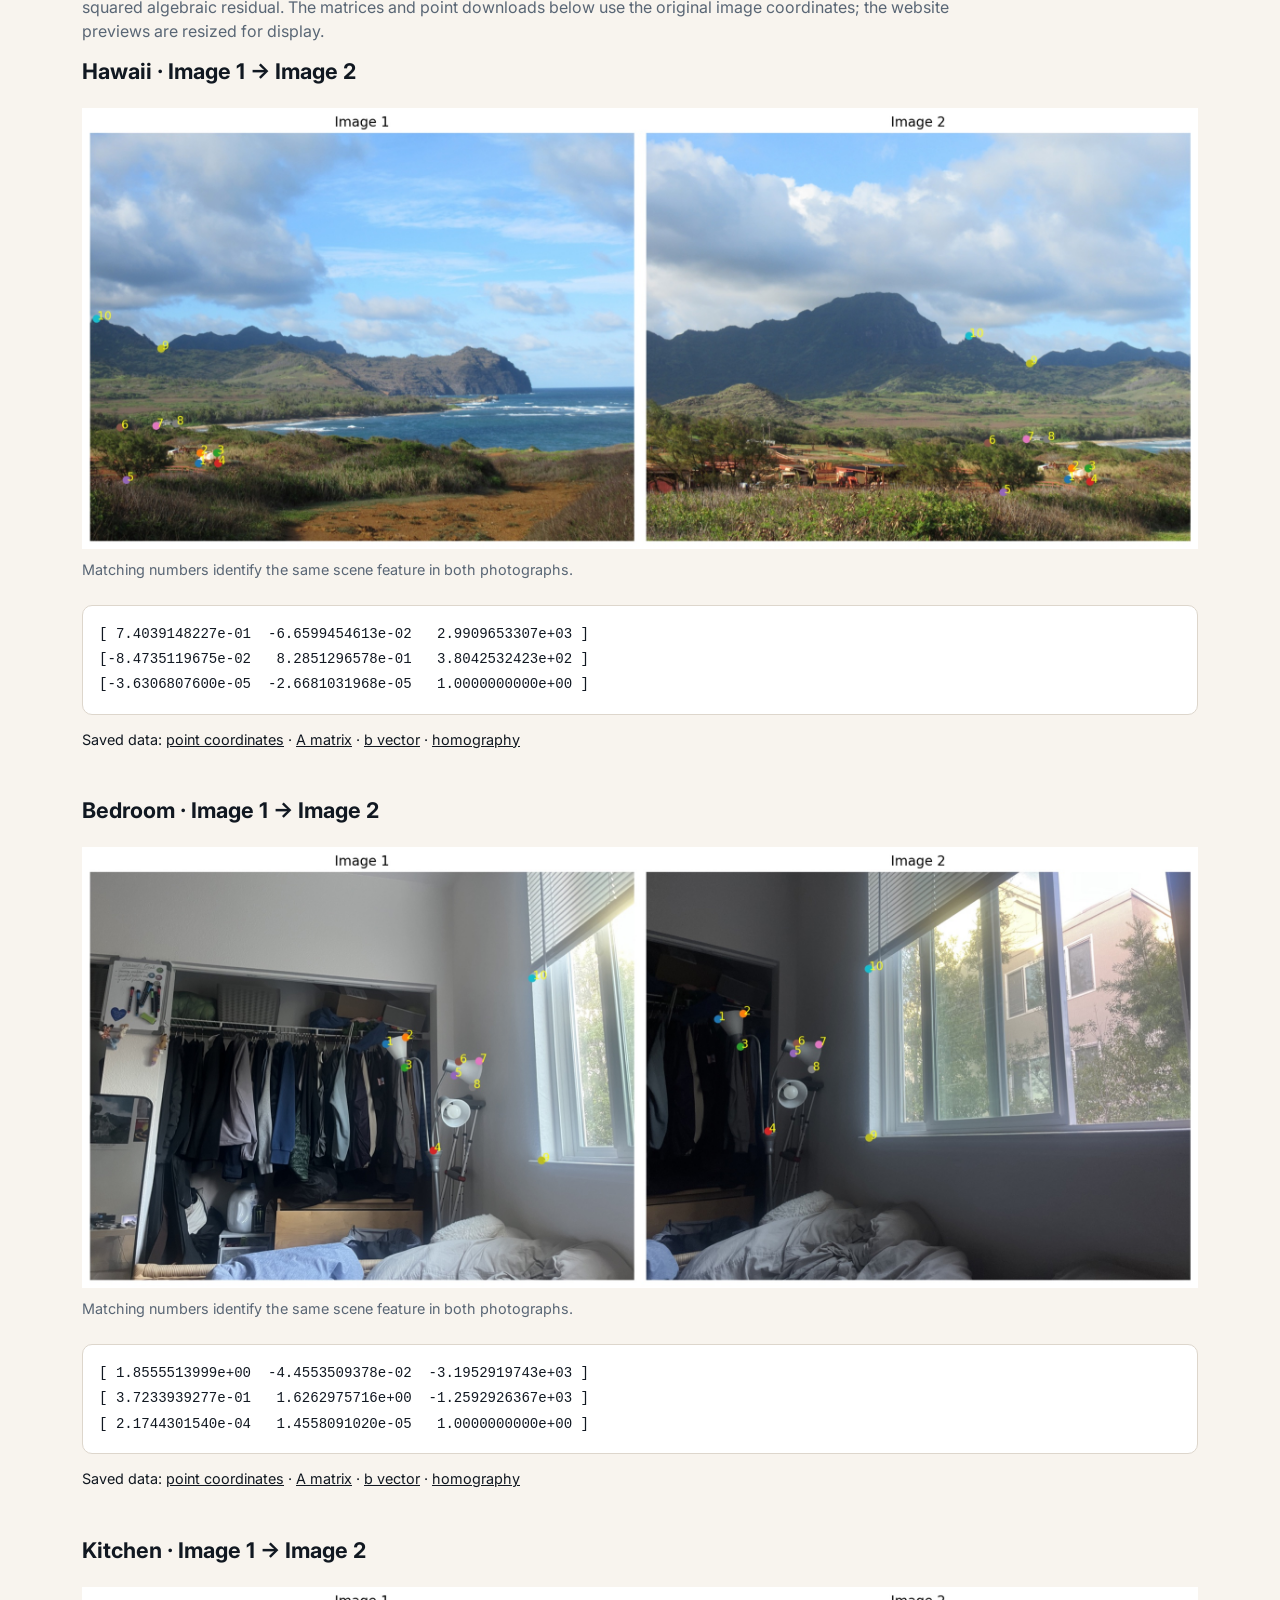
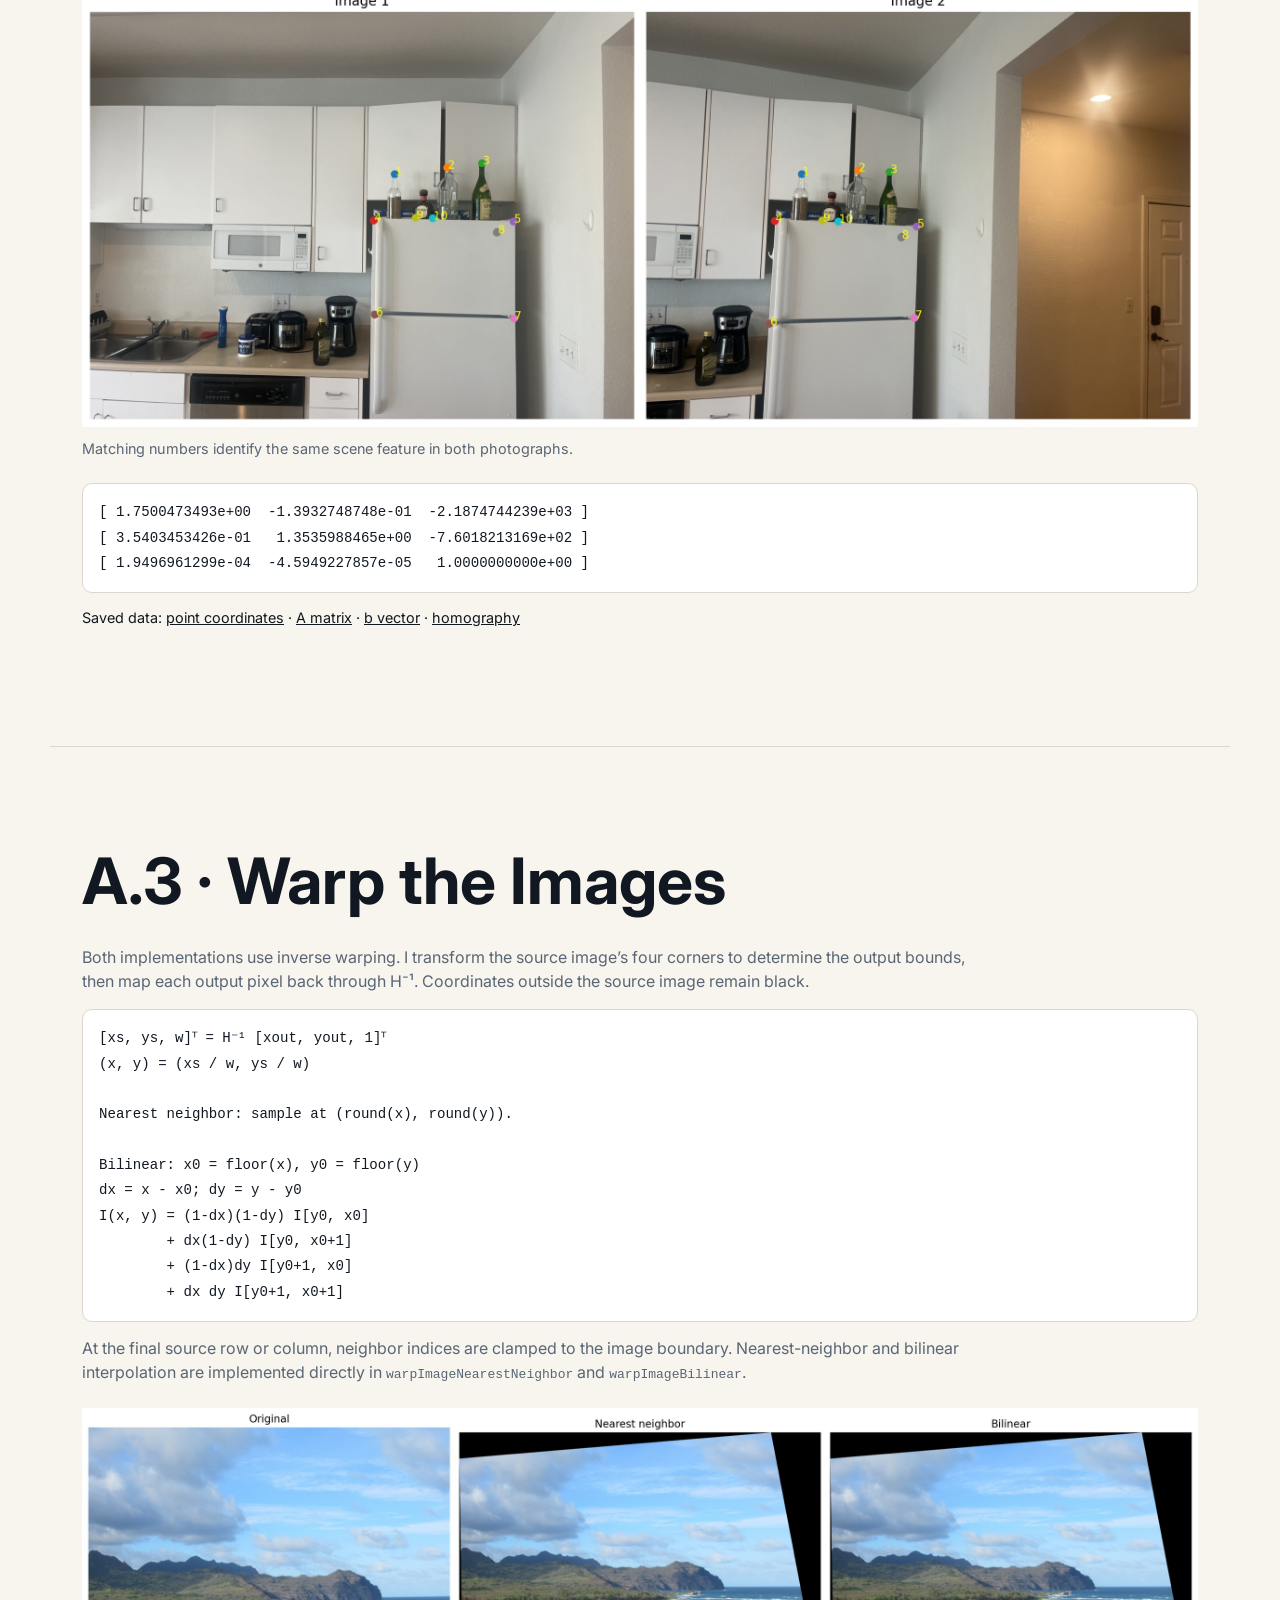
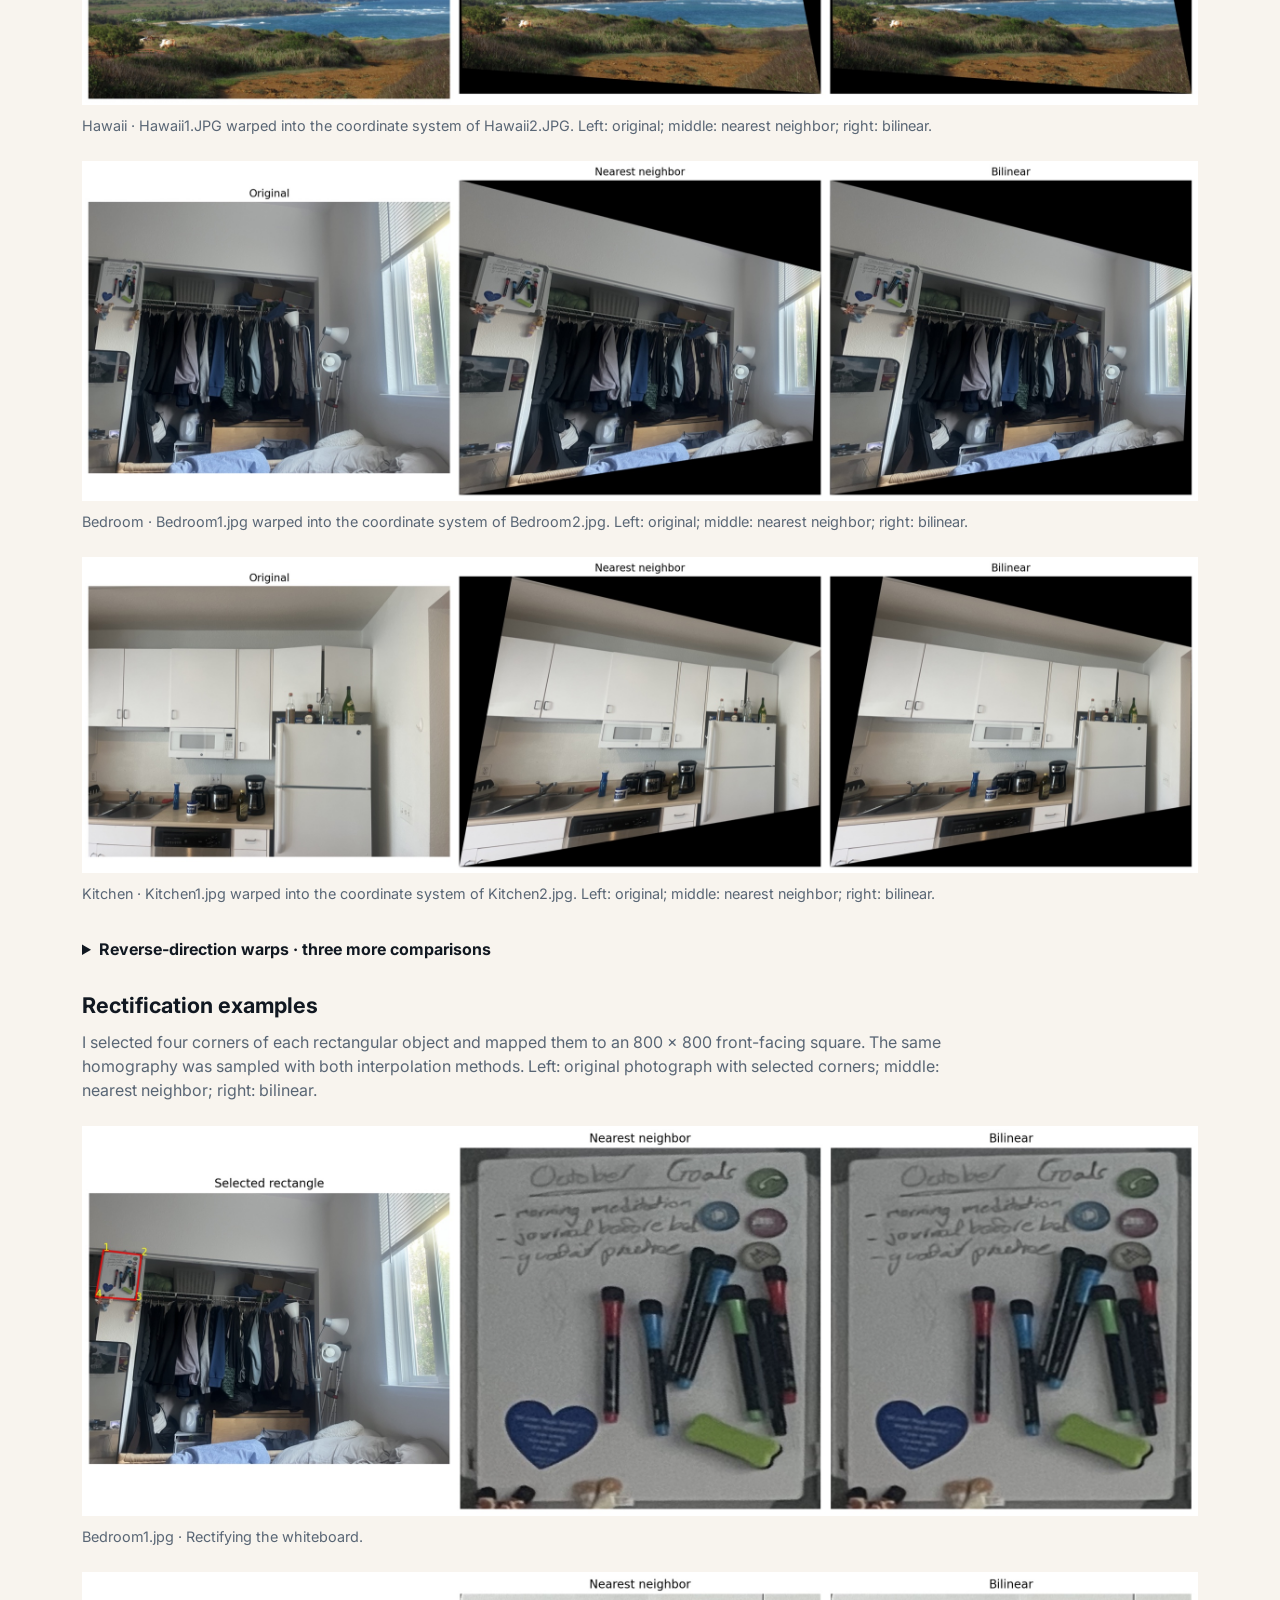
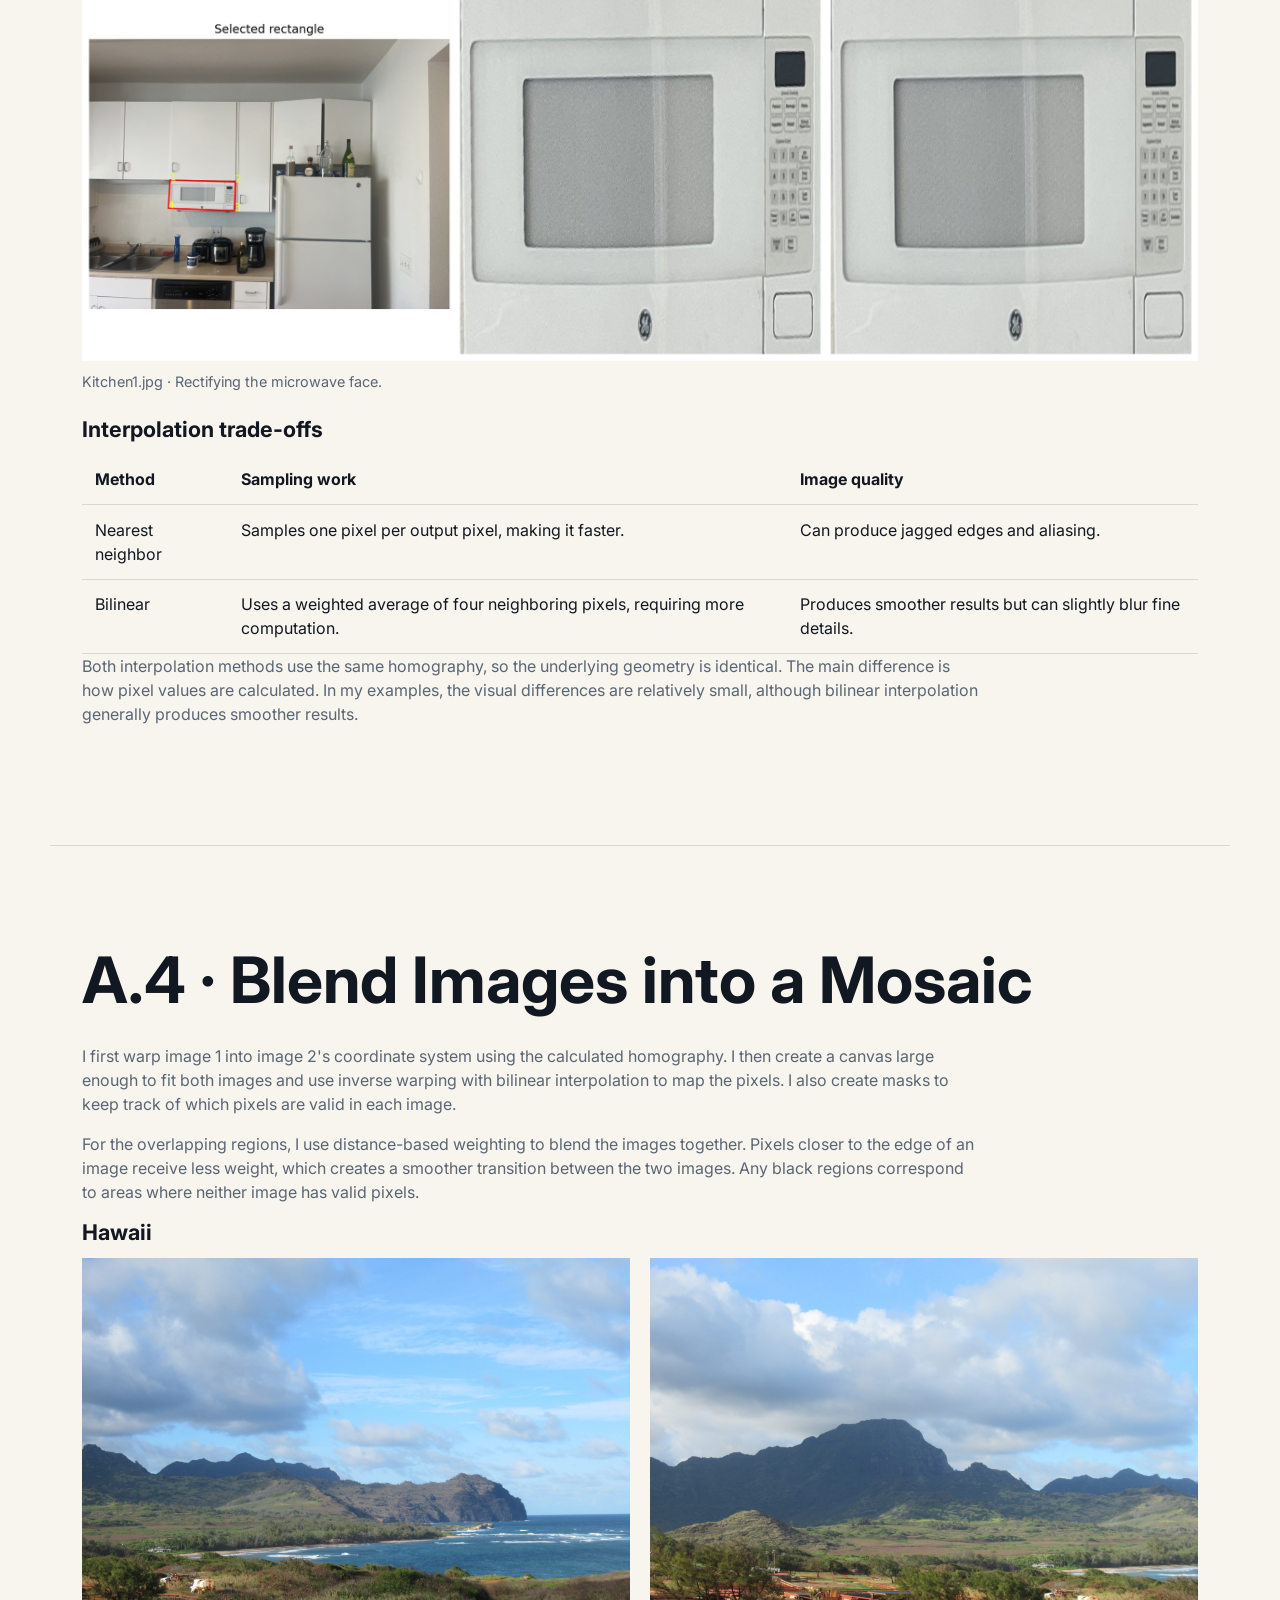
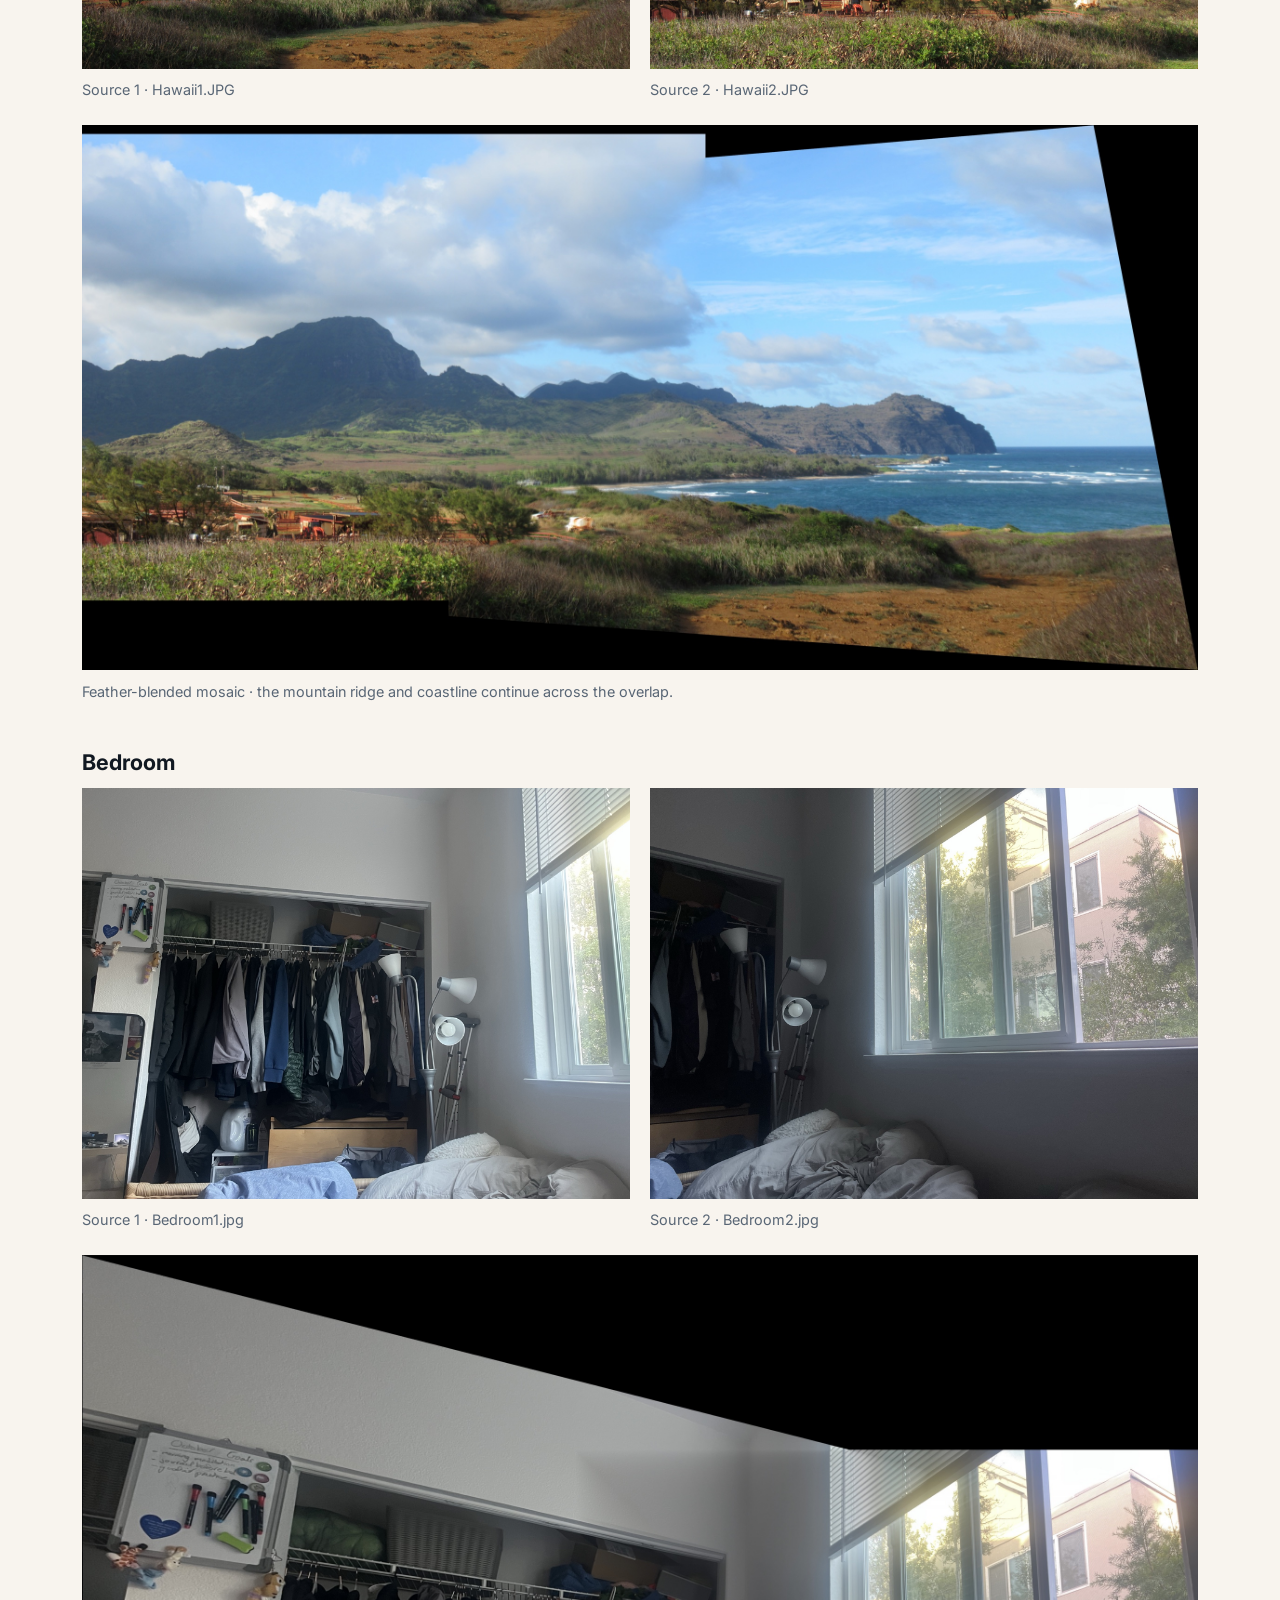
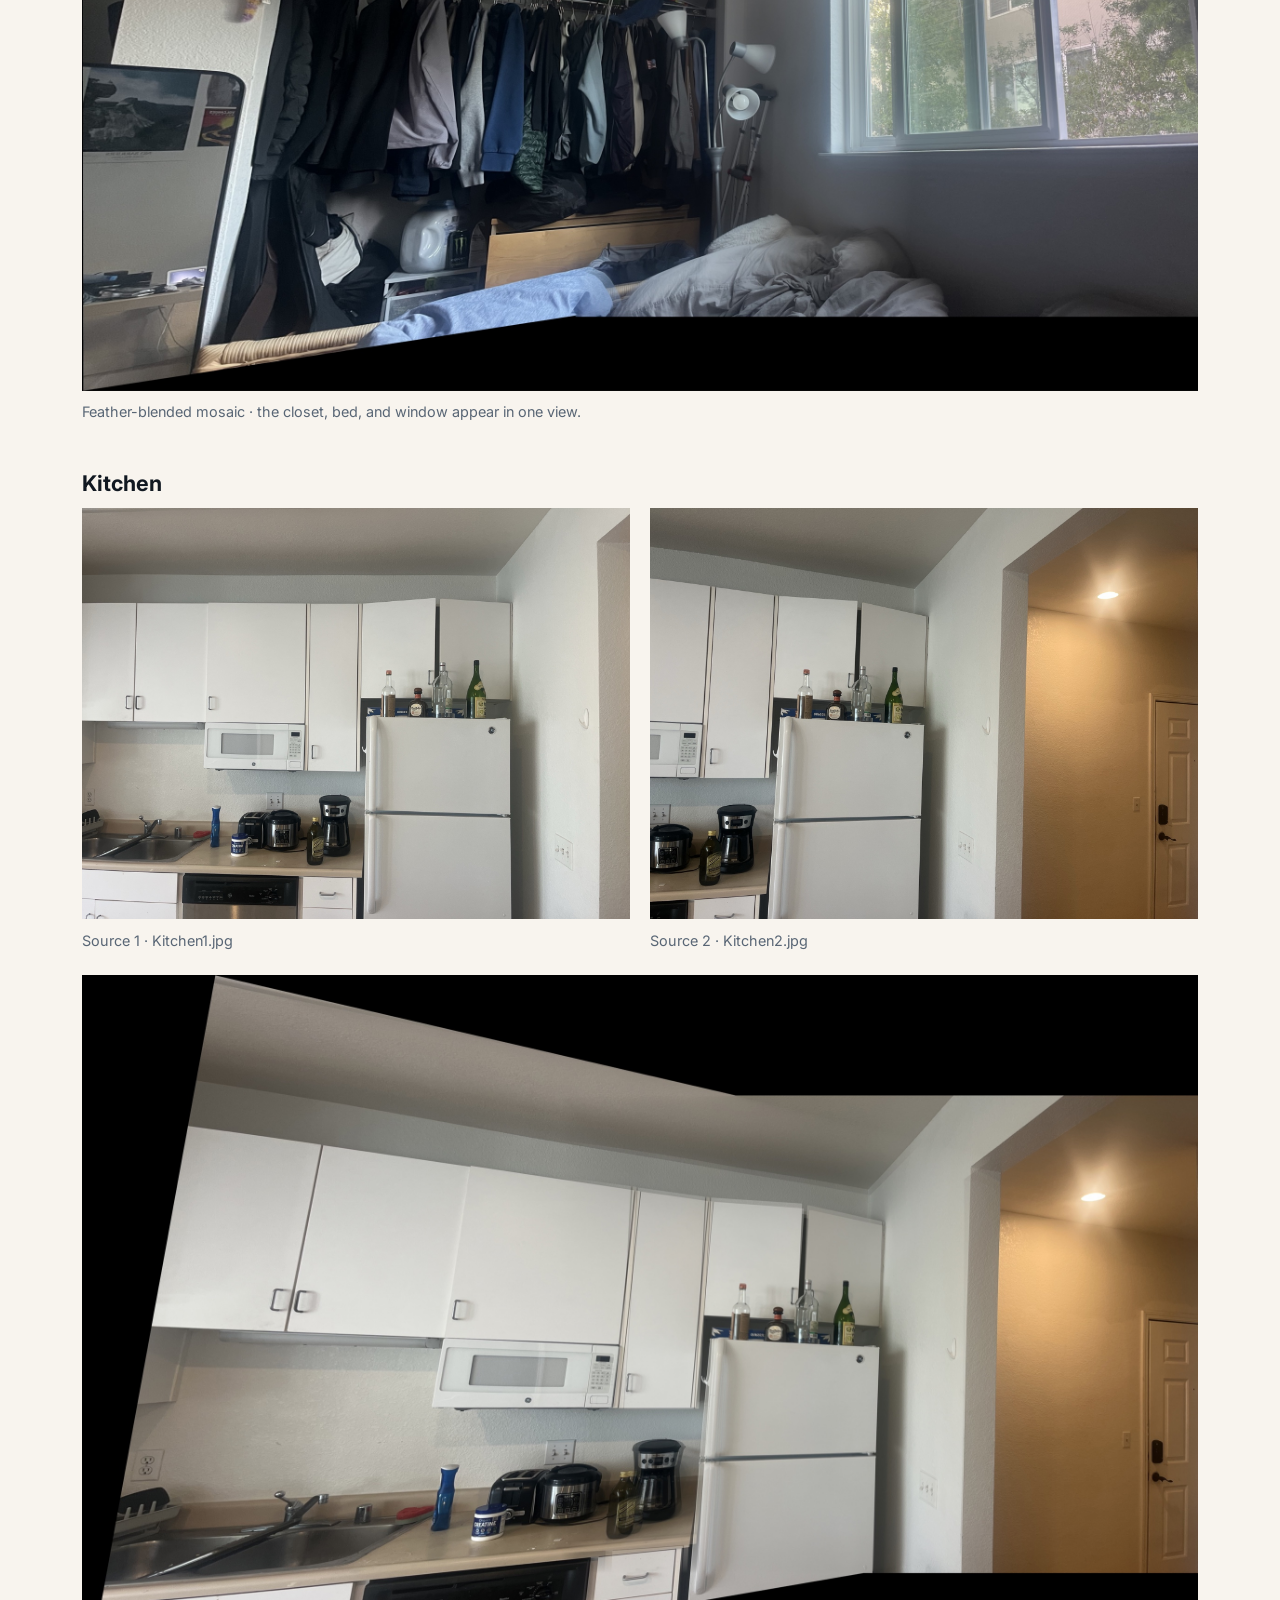
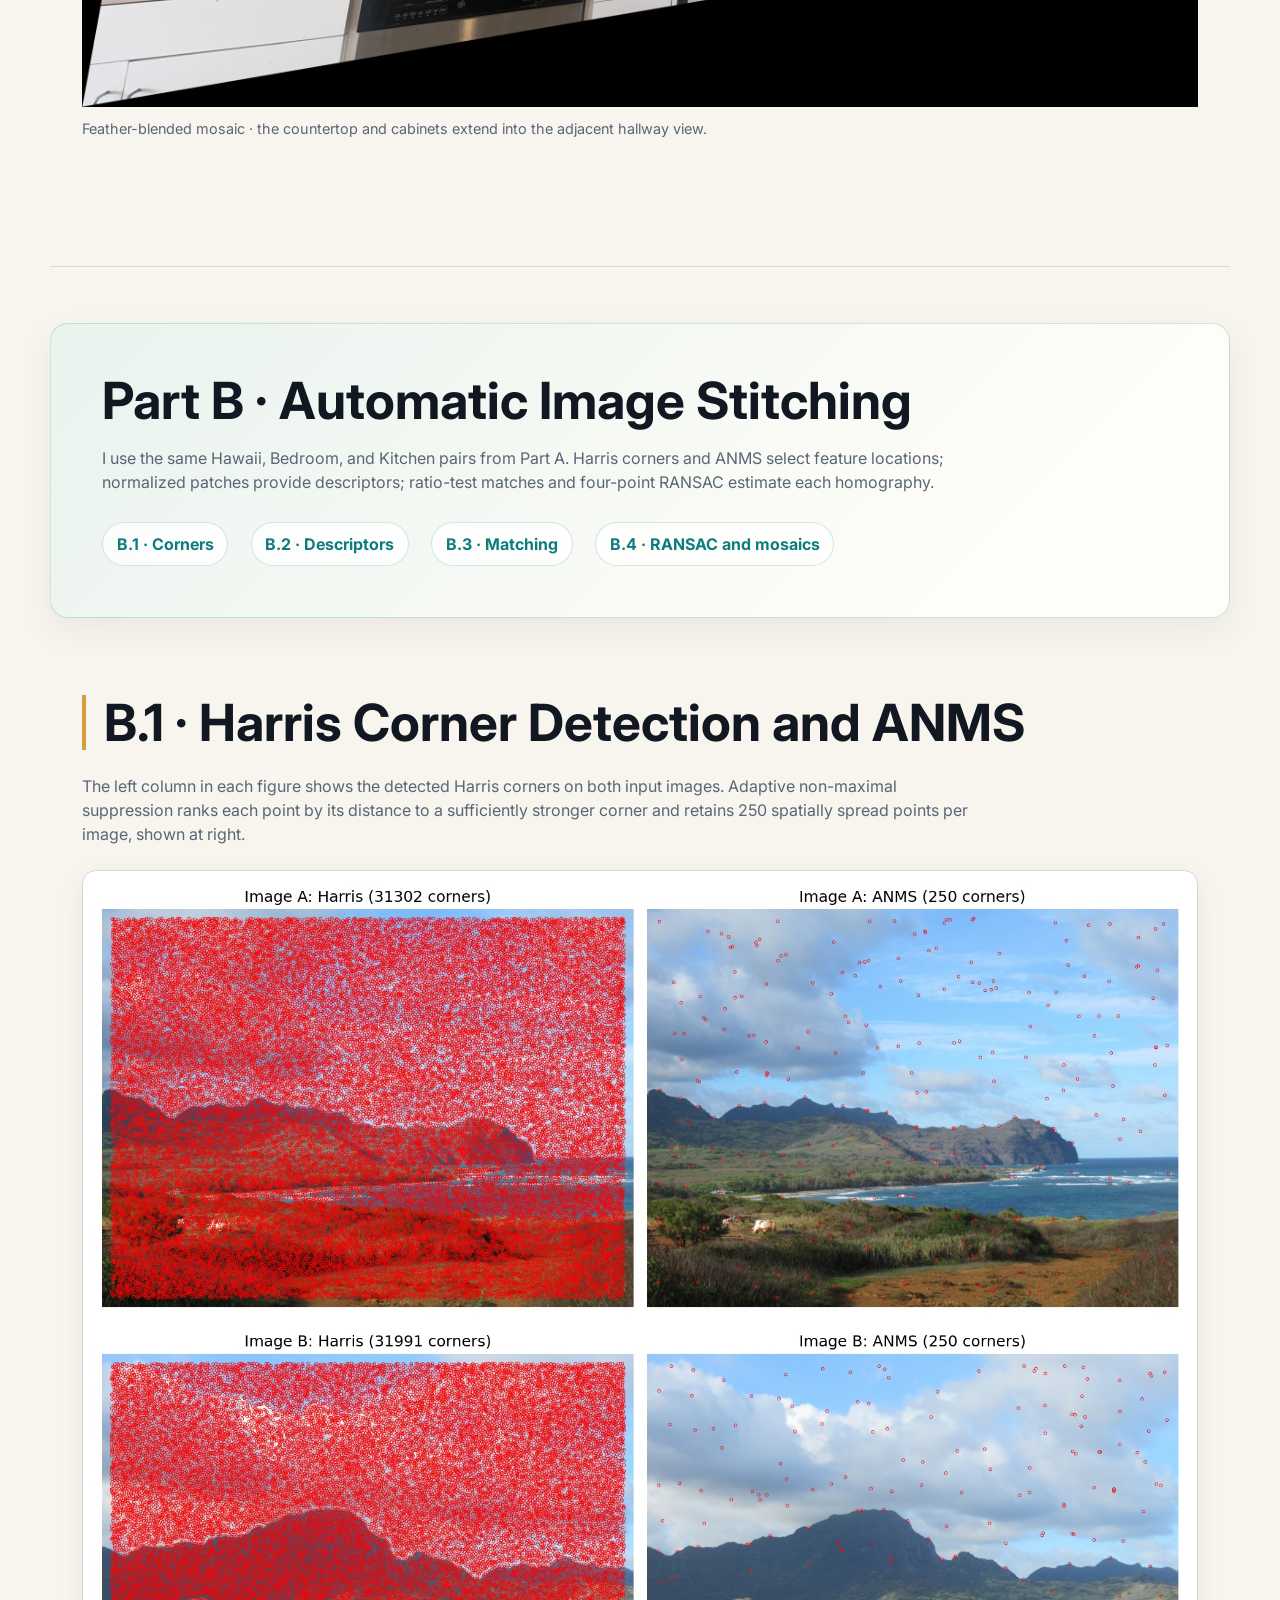
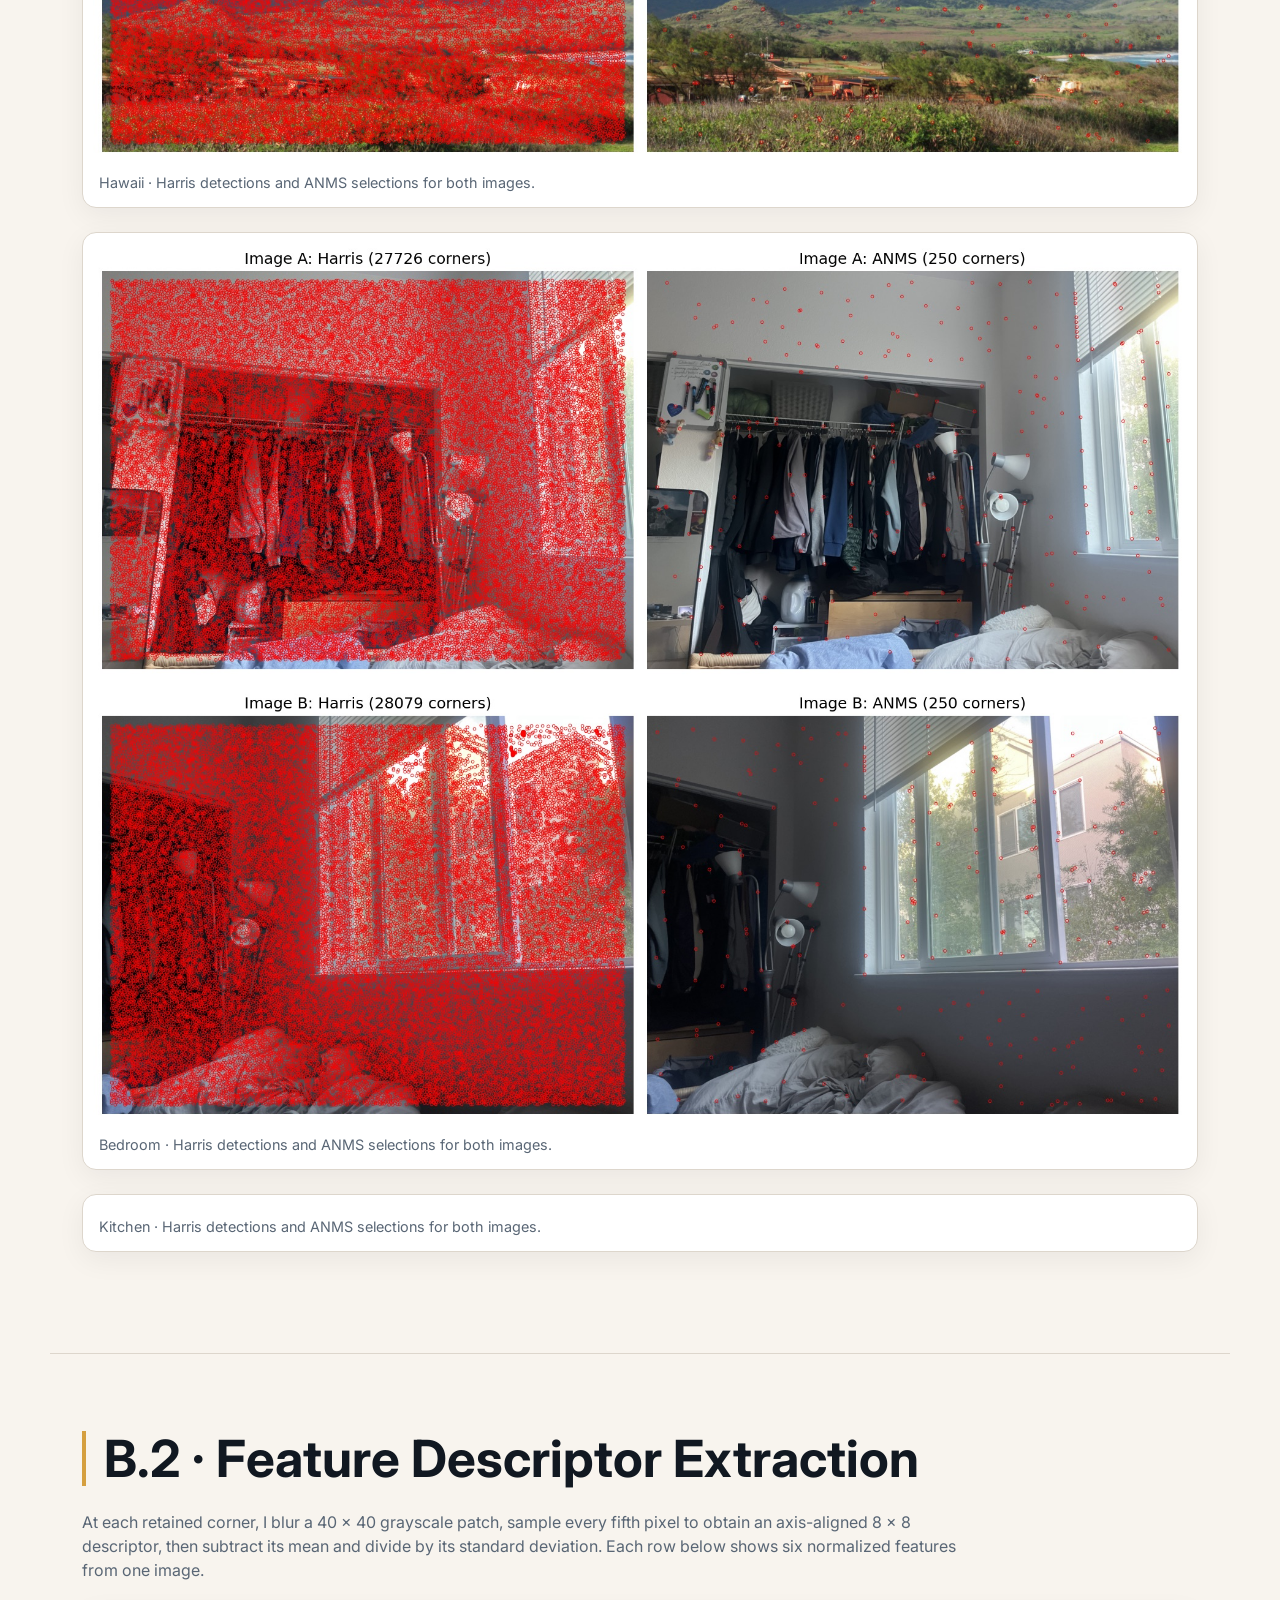
<file: projects/project4/index.html>
<!doctype html>
<html lang="en">
  <head>
    <meta charset="utf-8">
    <meta name="viewport" content="width=device-width, initial-scale=1">
    <meta name="description" content="Project 4 Parts A and B: manual mosaics and automatic image stitching with Harris corners, ANMS, feature matching, and RANSAC.">
    <title>Project 4: Image Warping and Mosaicing | CS 180 Portfolio</title>
    <link rel="preconnect" href="https://fonts.googleapis.com">
    <link rel="preconnect" href="https://fonts.gstatic.com" crossorigin>
    <link href="https://fonts.googleapis.com/css2?family=Inter:wght@400;500;600;700;800&display=swap" rel="stylesheet">
    <link rel="stylesheet" href="../../styles.css">
    <style>
      .project4-page figure { margin: 1.5rem 0; }
      .project4-page figure img { display: block; height: auto; width: 100%; }
      .project4-page figure a { display: block; }
      .project4-page figcaption { color: var(--muted); font-size: 0.9rem; margin-top: 0.65rem; }
      .project4-page article + article { margin-top: 3rem; }
      .p4-pair { display: grid; gap: 1.25rem; grid-template-columns: repeat(2, minmax(0, 1fr)); }
      .p4-pair figure { margin: 0; }
      .p4-pair img { aspect-ratio: 4 / 3; object-fit: contain; background: #111; }
      .p4-mosaic-compare { margin: 1.5rem 0; }
      .p4-mosaic-compare img { aspect-ratio: auto; }
      .p4-note { color: var(--muted); max-width: 900px; }
      .project4-page pre { background: var(--panel); border: 1px solid var(--border); border-radius: 10px; font-size: 0.88rem; line-height: 1.8; overflow-x: auto; padding: 1rem; }
      .p4-downloads { font-size: 0.9rem; }
      .p4-table-wrap { overflow-x: auto; }
      .p4-table { border-collapse: collapse; width: 100%; }
      .p4-table th, .p4-table td { border-bottom: 1px solid var(--border); padding: 0.8rem; text-align: left; vertical-align: top; }
      .p4-extra-warp { margin: 2rem 0; }
      .p4-extra-warp summary { cursor: pointer; font-weight: 700; }
      .project4-page .writeup-section { scroll-margin-top: 95px; }
      .p4-part-links { display: flex; flex-wrap: wrap; gap: 0.7rem 1.4rem; margin: 1rem 0 2rem; }
      .p4-part-links a { color: var(--teal); font-weight: 700; }
      .p4-part-intro { background: linear-gradient(135deg, #e9f3ee, #fffdf8 78%); border: 1px solid rgba(15, 125, 126, 0.2); border-radius: 18px; box-shadow: 0 12px 34px rgba(17, 24, 33, 0.06); margin-top: 3.5rem; padding: clamp(2rem, 4vw, 3.5rem); }
      .p4-part-intro .section-heading { margin-bottom: 1.25rem; }
      .p4-part-intro h2 { font-size: clamp(2.25rem, 4vw, 3.6rem); }
      .p4-part-intro .p4-part-links { margin: 1.75rem 0 0; }
      .p4-part-intro .p4-part-links a { background: rgba(255, 255, 255, 0.78); border: 1px solid rgba(15, 125, 126, 0.18); border-radius: 999px; padding: 0.55rem 0.85rem; text-decoration: none; }
      .p4-part-intro .p4-part-links a:hover { background: #fff; border-color: var(--teal); }
      .p4-part-b-section { padding-block: clamp(3.5rem, 6vw, 5rem); }
      .p4-part-b-section .section-heading { border-left: 4px solid var(--gold); margin-bottom: 1.5rem; padding-left: 1.1rem; }
      .p4-part-b-section h2 { font-size: clamp(2.2rem, 4vw, 3.25rem); line-height: 1.08; }
      .p4-part-b-section figure { background: #fff; border: 1px solid var(--border); border-radius: 14px; box-shadow: 0 8px 28px rgba(17, 24, 33, 0.06); overflow: hidden; padding: 0.65rem; }
      .p4-part-b-section figure img { border-radius: 8px; }
      .p4-part-b-section figcaption { padding: 0 0.35rem 0.2rem; }
      .p4-mosaic-compare figcaption { color: var(--ink); font-weight: 700; }
      @media (max-width: 680px) { .p4-pair { grid-template-columns: 1fr; } .p4-part-intro { margin-top: 1.5rem; } .p4-part-b-section figure { padding: 0.4rem; } }
      @media print { .project4-page figure, .project4-page pre { break-inside: avoid; } .p4-part-b-section figure, .p4-part-intro { box-shadow: none; } }
    </style>
  </head>
  <body class="project4-page">
    <header class="site-header">
      <a class="brand" href="../../">CS 180</a>
      <nav class="nav" aria-label="Project navigation">
        <a href="#a1">Part A</a>
        <a href="#part-b">Part B</a>
      </nav>
    </header>
    <main>
      <section class="project-hero" aria-labelledby="project-title">
        <p class="eyebrow">Project 4 · Parts A and B</p>
        <h1 id="project-title">Image Warping and Mosaicing</h1>
        <p class="project-meta">CS 180 Computational Photography</p>
        <p class="project-hero-copy">From manually aligned panoramas to automatic stitching with corners, feature descriptors, and robust homographies.</p>
      </section>

      <section class="section writeup-section" id="a1" aria-labelledby="a1-title">
        <div class="section-heading"><h2 id="a1-title">A.1 · Shoot and Digitize Pictures</h2></div>
        <nav class="p4-part-links" aria-label="Part A sections"><a href="#a2">A.2 · Homographies</a><a href="#a3">A.3 · Warping</a><a href="#a4">A.4 · Mosaics</a></nav>
        <p class="p4-note">These three photo pairs share overlapping scene features that can be matched to estimate a projective transformation.</p>
        <article aria-labelledby="hawaii-sources">
          <h3 id="hawaii-sources">Hawaii</h3>
          <div class="p4-pair">
            <figure><a href="assets/hawaii-1.jpg"><img src="assets/hawaii-1.jpg" loading="lazy" alt="Hawaii source photograph 1"></a><figcaption>Hawaii1.JPG</figcaption></figure>
            <figure><a href="assets/hawaii-2.jpg"><img src="assets/hawaii-2.jpg" loading="lazy" alt="Hawaii source photograph 2"></a><figcaption>Hawaii2.JPG</figcaption></figure>
          </div>
          <p class="p4-note">Overlapping coastal views with shared ridgelines, trees, and buildings.</p>
        </article>
        <article aria-labelledby="bedroom-sources">
          <h3 id="bedroom-sources">Bedroom</h3>
          <div class="p4-pair">
            <figure><a href="assets/bedroom-1.jpg"><img src="assets/bedroom-1.jpg" loading="lazy" alt="Bedroom source photograph 1"></a><figcaption>Bedroom1.jpg</figcaption></figure>
            <figure><a href="assets/bedroom-2.jpg"><img src="assets/bedroom-2.jpg" loading="lazy" alt="Bedroom source photograph 2"></a><figcaption>Bedroom2.jpg</figcaption></figure>
          </div>
          <p class="p4-note">Overlapping room views with shared closet, window, and furniture details.</p>
        </article>
        <article aria-labelledby="kitchen-sources">
          <h3 id="kitchen-sources">Kitchen</h3>
          <div class="p4-pair">
            <figure><a href="assets/kitchen-1.jpg"><img src="assets/kitchen-1.jpg" loading="lazy" alt="Kitchen source photograph 1"></a><figcaption>Kitchen1.jpg</figcaption></figure>
            <figure><a href="assets/kitchen-2.jpg"><img src="assets/kitchen-2.jpg" loading="lazy" alt="Kitchen source photograph 2"></a><figcaption>Kitchen2.jpg</figcaption></figure>
          </div>
          <p class="p4-note">Overlapping kitchen views with shared cabinets, appliances, and countertop details.</p>
        </article>
      </section>
      <section class="section writeup-section" id="a2" aria-labelledby="a2-title">
        <div class="section-heading"><h2 id="a2-title">A.2 · Recover Homographies</h2></div>
        <p class="p4-note">For each pair, I manually select ten corresponding points. A 3 × 3 homography maps image 1 coordinates (x, y) to image 2 coordinates (u, v), with h₃₃ fixed to 1.</p>
        <pre><code>u = (h11 x + h12 y + h13) / (h31 x + h32 y + 1)
v = (h21 x + h22 y + h23) / (h31 x + h32 y + 1)

For each match (x, y) → (u, v):
[x y 1 0 0 0 -ux -uy] h = u
[0 0 0 x y 1 -vx -vy] h = v

h = [h11 h12 h13 h21 h22 h23 h31 h32]ᵀ
Ah = b;  A ∈ R^(20×8), b ∈ R^20
h = numpy.linalg.lstsq(A, b, rcond=None)[0]</code></pre>
        <p class="p4-note">Ten matches give an overdetermined system with twenty equations and eight unknowns. Least squares minimizes the squared algebraic residual. The matrices and point downloads below use the original image coordinates; the website previews are resized for display.</p>
        <article aria-labelledby="hawaii-homography">
          <h3 id="hawaii-homography">Hawaii · Image 1 → Image 2</h3>
          <figure>
            <a href="assets/hawaii-correspondences.jpg"><img src="assets/hawaii-correspondences.jpg" loading="lazy" alt="Ten numbered corresponding points in Hawaii1.JPG and Hawaii2.JPG"></a>
            <figcaption>Matching numbers identify the same scene feature in both photographs.</figcaption>
          </figure>
          <pre aria-label="Hawaii recovered homography"><code>[ 7.4039148227e-01  -6.6599454613e-02   2.9909653307e+03 ]
[-8.4735119675e-02   8.2851296578e-01   3.8042532423e+02 ]
[-3.6306807600e-05  -2.6681031968e-05   1.0000000000e+00 ]</code></pre>
          <p class="p4-downloads">Saved data: <a href="assets/hawaii-correspondences.csv">point coordinates</a> · <a href="assets/hawaii-A.csv">A matrix</a> · <a href="assets/hawaii-b.csv">b vector</a> · <a href="assets/hawaii-homography.txt">homography</a></p>
        </article>
        <article aria-labelledby="bedroom-homography">
          <h3 id="bedroom-homography">Bedroom · Image 1 → Image 2</h3>
          <figure>
            <a href="assets/bedroom-correspondences.jpg"><img src="assets/bedroom-correspondences.jpg" loading="lazy" alt="Ten numbered corresponding points in Bedroom1.jpg and Bedroom2.jpg"></a>
            <figcaption>Matching numbers identify the same scene feature in both photographs.</figcaption>
          </figure>
          <pre aria-label="Bedroom recovered homography"><code>[ 1.8555513999e+00  -4.4553509378e-02  -3.1952919743e+03 ]
[ 3.7233939277e-01   1.6262975716e+00  -1.2592926367e+03 ]
[ 2.1744301540e-04   1.4558091020e-05   1.0000000000e+00 ]</code></pre>
          <p class="p4-downloads">Saved data: <a href="assets/bedroom-correspondences.csv">point coordinates</a> · <a href="assets/bedroom-A.csv">A matrix</a> · <a href="assets/bedroom-b.csv">b vector</a> · <a href="assets/bedroom-homography.txt">homography</a></p>
        </article>
        <article aria-labelledby="kitchen-homography">
          <h3 id="kitchen-homography">Kitchen · Image 1 → Image 2</h3>
          <figure>
            <a href="assets/kitchen-correspondences.jpg"><img src="assets/kitchen-correspondences.jpg" loading="lazy" alt="Ten numbered corresponding points in Kitchen1.jpg and Kitchen2.jpg"></a>
            <figcaption>Matching numbers identify the same scene feature in both photographs.</figcaption>
          </figure>
          <pre aria-label="Kitchen recovered homography"><code>[ 1.7500473493e+00  -1.3932748748e-01  -2.1874744239e+03 ]
[ 3.5403453426e-01   1.3535988465e+00  -7.6018213169e+02 ]
[ 1.9496961299e-04  -4.5949227857e-05   1.0000000000e+00 ]</code></pre>
          <p class="p4-downloads">Saved data: <a href="assets/kitchen-correspondences.csv">point coordinates</a> · <a href="assets/kitchen-A.csv">A matrix</a> · <a href="assets/kitchen-b.csv">b vector</a> · <a href="assets/kitchen-homography.txt">homography</a></p>
        </article>
      </section>

      <section class="section writeup-section" id="a3" aria-labelledby="a3-title">
        <div class="section-heading"><h2 id="a3-title">A.3 · Warp the Images</h2></div>
        <p class="p4-note">Both implementations use inverse warping. I transform the source image’s four corners to determine the output bounds, then map each output pixel back through H⁻¹. Coordinates outside the source image remain black.</p>
        <pre><code>[xs, ys, w]ᵀ = H⁻¹ [xout, yout, 1]ᵀ
(x, y) = (xs / w, ys / w)

Nearest neighbor: sample at (round(x), round(y)).

Bilinear: x0 = floor(x), y0 = floor(y)
dx = x - x0; dy = y - y0
I(x, y) = (1-dx)(1-dy) I[y0, x0]
        + dx(1-dy) I[y0, x0+1]
        + (1-dx)dy I[y0+1, x0]
        + dx dy I[y0+1, x0+1]</code></pre>
        <p class="p4-note">At the final source row or column, neighbor indices are clamped to the image boundary. Nearest-neighbor and bilinear interpolation are implemented directly in <code>warpImageNearestNeighbor</code> and <code>warpImageBilinear</code>.</p>
        <figure>
          <a href="assets/hawaii-warp-comparison.jpg"><img src="assets/hawaii-warp-comparison.jpg" loading="lazy" alt="Hawaii comparison: original image 1, nearest-neighbor inverse warp, and bilinear inverse warp"></a>
          <figcaption>Hawaii · Hawaii1.JPG warped into the coordinate system of Hawaii2.JPG. Left: original; middle: nearest neighbor; right: bilinear.</figcaption>
        </figure>
        <figure>
          <a href="assets/bedroom-warp-comparison.jpg"><img src="assets/bedroom-warp-comparison.jpg" loading="lazy" alt="Bedroom comparison: original image 1, nearest-neighbor inverse warp, and bilinear inverse warp"></a>
          <figcaption>Bedroom · Bedroom1.jpg warped into the coordinate system of Bedroom2.jpg. Left: original; middle: nearest neighbor; right: bilinear.</figcaption>
        </figure>
        <figure>
          <a href="assets/kitchen-warp-comparison.jpg"><img src="assets/kitchen-warp-comparison.jpg" loading="lazy" alt="Kitchen comparison: original image 1, nearest-neighbor inverse warp, and bilinear inverse warp"></a>
          <figcaption>Kitchen · Kitchen1.jpg warped into the coordinate system of Kitchen2.jpg. Left: original; middle: nearest neighbor; right: bilinear.</figcaption>
        </figure>
        <details class="p4-extra-warp">
          <summary>Reverse-direction warps · three more comparisons</summary>
          <figure>
            <a href="assets/hawaii-reverse-warp-comparison.jpg"><img src="assets/hawaii-reverse-warp-comparison.jpg" loading="lazy" alt="Hawaii image 2 original, nearest-neighbor warp to image 1, and bilinear warp to image 1"></a>
            <figcaption>Hawaii · Hawaii2.JPG warped toward Hawaii1.JPG. Left: original; middle: nearest neighbor; right: bilinear.</figcaption>
          </figure>
          <figure>
            <a href="assets/bedroom-reverse-warp-comparison.jpg"><img src="assets/bedroom-reverse-warp-comparison.jpg" loading="lazy" alt="Bedroom image 2 original, nearest-neighbor warp to image 1, and bilinear warp to image 1"></a>
            <figcaption>Bedroom · Bedroom2.jpg warped toward Bedroom1.jpg. Left: original; middle: nearest neighbor; right: bilinear.</figcaption>
          </figure>
          <figure>
            <a href="assets/kitchen-reverse-warp-comparison.jpg"><img src="assets/kitchen-reverse-warp-comparison.jpg" loading="lazy" alt="Kitchen image 2 original, nearest-neighbor warp to image 1, and bilinear warp to image 1"></a>
            <figcaption>Kitchen · Kitchen2.jpg warped toward Kitchen1.jpg. Left: original; middle: nearest neighbor; right: bilinear.</figcaption>
          </figure>
        </details>
        <h3>Rectification examples</h3>
        <p class="p4-note">I selected four corners of each rectangular object and mapped them to an 800 × 800 front-facing square. The same homography was sampled with both interpolation methods. Left: original photograph with selected corners; middle: nearest neighbor; right: bilinear.</p>
        <figure>
          <a href="assets/bedroom-rectification.jpg"><img src="assets/bedroom-rectification.jpg" loading="lazy" alt="Bedroom whiteboard: selected four corners on the original photograph, nearest-neighbor rectification, and bilinear rectification"></a>
          <figcaption>Bedroom1.jpg · Rectifying the whiteboard.</figcaption>
        </figure>
        <figure>
          <a href="assets/kitchen-rectification.jpg"><img src="assets/kitchen-rectification.jpg" loading="lazy" alt="Kitchen microwave: selected four corners on the original photograph, nearest-neighbor rectification, and bilinear rectification"></a>
          <figcaption>Kitchen1.jpg · Rectifying the microwave face.</figcaption>
        </figure>
        <h3>Interpolation trade-offs</h3>
        <div class="p4-table-wrap">
          <table class="p4-table">
            <thead><tr><th>Method</th><th>Sampling work</th><th>Image quality</th></tr></thead>
            <tbody>
              <tr><td>Nearest neighbor</td><td>Samples one pixel per output pixel, making it faster.</td><td>Can produce jagged edges and aliasing.</td></tr>
              <tr><td>Bilinear</td><td>Uses a weighted average of four neighboring pixels, requiring more computation.</td><td>Produces smoother results but can slightly blur fine details.</td></tr>
            </tbody>
          </table>
        </div>
        <p class="p4-note">Both interpolation methods use the same homography, so the underlying geometry is identical. The main difference is how pixel values are calculated. In my examples, the visual differences are relatively small, although bilinear interpolation generally produces smoother results.</p>
      </section>

      <section class="section writeup-section" id="a4" aria-labelledby="a4-title">
        <div class="section-heading"><h2 id="a4-title">A.4 · Blend Images into a Mosaic</h2></div>
        <p class="p4-note">I first warp image 1 into image 2's coordinate system using the calculated homography. I then create a canvas large enough to fit both images and use inverse warping with bilinear interpolation to map the pixels. I also create masks to keep track of which pixels are valid in each image.</p>
        <p class="p4-note">For the overlapping regions, I use distance-based weighting to blend the images together. Pixels closer to the edge of an image receive less weight, which creates a smoother transition between the two images. Any black regions correspond to areas where neither image has valid pixels.</p>
        <article aria-labelledby="hawaii-mosaic-title">
          <h3 id="hawaii-mosaic-title">Hawaii</h3>
          <div class="p4-pair">
            <figure><a href="assets/hawaii-1.jpg"><img src="assets/hawaii-1.jpg" loading="lazy" alt="Hawaii mosaic source photograph 1"></a><figcaption>Source 1 · Hawaii1.JPG</figcaption></figure>
            <figure><a href="assets/hawaii-2.jpg"><img src="assets/hawaii-2.jpg" loading="lazy" alt="Hawaii mosaic source photograph 2"></a><figcaption>Source 2 · Hawaii2.JPG</figcaption></figure>
          </div>
          <figure><a href="assets/hawaii-mosaic.jpg"><img src="assets/hawaii-mosaic.jpg" loading="lazy" alt="Feather-blended Hawaii mosaic joining both coastal photographs"></a><figcaption>Feather-blended mosaic · the mountain ridge and coastline continue across the overlap.</figcaption></figure>
        </article>
        <article aria-labelledby="bedroom-mosaic-title">
          <h3 id="bedroom-mosaic-title">Bedroom</h3>
          <div class="p4-pair">
            <figure><a href="assets/bedroom-1.jpg"><img src="assets/bedroom-1.jpg" loading="lazy" alt="Bedroom mosaic source photograph 1"></a><figcaption>Source 1 · Bedroom1.jpg</figcaption></figure>
            <figure><a href="assets/bedroom-2.jpg"><img src="assets/bedroom-2.jpg" loading="lazy" alt="Bedroom mosaic source photograph 2"></a><figcaption>Source 2 · Bedroom2.jpg</figcaption></figure>
          </div>
          <figure><a href="assets/bedroom-mosaic.jpg"><img src="assets/bedroom-mosaic.jpg" loading="lazy" alt="Feather-blended Bedroom mosaic spanning the closet and window"></a><figcaption>Feather-blended mosaic · the closet, bed, and window appear in one view.</figcaption></figure>
        </article>
        <article aria-labelledby="kitchen-mosaic-title">
          <h3 id="kitchen-mosaic-title">Kitchen</h3>
          <div class="p4-pair">
            <figure><a href="assets/kitchen-1.jpg"><img src="assets/kitchen-1.jpg" loading="lazy" alt="Kitchen mosaic source photograph 1"></a><figcaption>Source 1 · Kitchen1.jpg</figcaption></figure>
            <figure><a href="assets/kitchen-2.jpg"><img src="assets/kitchen-2.jpg" loading="lazy" alt="Kitchen mosaic source photograph 2"></a><figcaption>Source 2 · Kitchen2.jpg</figcaption></figure>
          </div>
          <figure><a href="assets/kitchen-mosaic.jpg"><img src="assets/kitchen-mosaic.jpg" loading="lazy" alt="Feather-blended Kitchen mosaic spanning the sink and hallway"></a><figcaption>Feather-blended mosaic · the countertop and cabinets extend into the adjacent hallway view.</figcaption></figure>
        </article>
      </section>
      <section class="section writeup-section p4-part-intro" id="part-b" aria-labelledby="part-b-title">
        <div class="section-heading"><h2 id="part-b-title">Part B · Automatic Image Stitching</h2></div>
        <p class="p4-note">I use the same Hawaii, Bedroom, and Kitchen pairs from Part A. Harris corners and ANMS select feature locations; normalized patches provide descriptors; ratio-test matches and four-point RANSAC estimate each homography.</p>
        <nav class="p4-part-links" aria-label="Part B sections"><a href="#b1">B.1 · Corners</a><a href="#b2">B.2 · Descriptors</a><a href="#b3">B.3 · Matching</a><a href="#b4">B.4 · RANSAC and mosaics</a></nav>
      </section>

      <section class="section writeup-section p4-part-b-section" id="b1" aria-labelledby="b1-title">
        <div class="section-heading"><h2 id="b1-title">B.1 · Harris Corner Detection and ANMS</h2></div>
        <p class="p4-note">The left column in each figure shows the detected Harris corners on both input images. Adaptive non-maximal suppression ranks each point by its distance to a sufficiently stronger corner and retains 250 spatially spread points per image, shown at right.</p>
        <figure><a href="assets/b-hawaii-corners.jpg"><img src="assets/b-hawaii-corners.jpg" loading="lazy" alt="Hawaii pair with all Harris corners on the left and 250 ANMS-selected corners on the right for both photos"></a><figcaption>Hawaii · Harris detections and ANMS selections for both images.</figcaption></figure>
        <figure><a href="assets/b-bedroom-corners.jpg"><img src="assets/b-bedroom-corners.jpg" loading="lazy" alt="Bedroom pair with all Harris corners and 250 ANMS-selected corners overlaid on each photo"></a><figcaption>Bedroom · Harris detections and ANMS selections for both images.</figcaption></figure>
        <figure><a href="assets/b-kitchen-corners.jpg"><img src="assets/b-kitchen-corners.jpg" loading="lazy" alt="Kitchen pair with all Harris corners and 250 ANMS-selected corners overlaid on each photo"></a><figcaption>Kitchen · Harris detections and ANMS selections for both images.</figcaption></figure>
      </section>

      <section class="section writeup-section p4-part-b-section" id="b2" aria-labelledby="b2-title">
        <div class="section-heading"><h2 id="b2-title">B.2 · Feature Descriptor Extraction</h2></div>
        <p class="p4-note">At each retained corner, I blur a 40 × 40 grayscale patch, sample every fifth pixel to obtain an axis-aligned 8 × 8 descriptor, then subtract its mean and divide by its standard deviation. Each row below shows six normalized features from one image.</p>
        <figure><a href="assets/b-hawaii-descriptors.jpg"><img src="assets/b-hawaii-descriptors.jpg" loading="lazy" alt="Twelve normalized eight by eight feature descriptors from the two Hawaii images"></a><figcaption>Hawaii · Six descriptors from image A and six from image B.</figcaption></figure>
        <figure><a href="assets/b-bedroom-descriptors.jpg"><img src="assets/b-bedroom-descriptors.jpg" loading="lazy" alt="Twelve normalized eight by eight feature descriptors from the two Bedroom images"></a><figcaption>Bedroom · Six descriptors from each image.</figcaption></figure>
        <figure><a href="assets/b-kitchen-descriptors.jpg"><img src="assets/b-kitchen-descriptors.jpg" loading="lazy" alt="Twelve normalized eight by eight feature descriptors from the two Kitchen images"></a><figcaption>Kitchen · Six descriptors from each image.</figcaption></figure>
      </section>

      <section class="section writeup-section p4-part-b-section" id="b3" aria-labelledby="b3-title">
        <div class="section-heading"><h2 id="b3-title">B.3 · Feature Matching</h2></div>
        <p class="p4-note">I compare descriptor distances and accept a match when the nearest-neighbor distance divided by the second-nearest distance is below 0.6. Each figure shows those matches above and the RANSAC inliers below.</p>
        <figure><a href="assets/b-hawaii-matches.jpg"><img src="assets/b-hawaii-matches.jpg" loading="lazy" alt="Hawaii feature matches between the photo pair and the RANSAC inlier subset"></a><figcaption>Hawaii · 56 ratio-test matches; 36 RANSAC inliers.</figcaption></figure>
        <figure><a href="assets/b-bedroom-matches.jpg"><img src="assets/b-bedroom-matches.jpg" loading="lazy" alt="Bedroom feature matches between the photo pair and the RANSAC inlier subset"></a><figcaption>Bedroom · 36 ratio-test matches; 18 RANSAC inliers.</figcaption></figure>
        <figure><a href="assets/b-kitchen-matches.jpg"><img src="assets/b-kitchen-matches.jpg" loading="lazy" alt="Kitchen feature matches between the photo pair and the RANSAC inlier subset"></a><figcaption>Kitchen · 65 ratio-test matches; 36 RANSAC inliers.</figcaption></figure>
      </section>

      <section class="section writeup-section p4-part-b-section" id="b4" aria-labelledby="b4-title">
        <div class="section-heading"><h2 id="b4-title">B.4 · RANSAC for Robust Homography</h2></div>
        <p class="p4-note">For each pair, four-point RANSAC samples candidate homographies for 2,000 iterations and counts matches within a 4-pixel reprojection error. I recompute the homography from the best inlier set, then use the Part A warping and blending procedure to make an automatic mosaic.</p>
        <p class="p4-note">The three comparisons below place the manually stitched Part A result beside the automatically stitched Part B result. The automatic alignment is close to the manual alignment in each scene, with small differences at the image boundaries and overlaps.</p>
        <article aria-labelledby="b4-hawaii"><h3 id="b4-hawaii">Hawaii</h3><div class="p4-pair p4-mosaic-compare"><figure><a href="assets/hawaii-mosaic.jpg"><img src="assets/hawaii-mosaic.jpg" loading="lazy" alt="Manually stitched Hawaii mosaic from Part A"></a><figcaption>Manual · Part A</figcaption></figure><figure><a href="assets/b-hawaii-mosaic.jpg"><img src="assets/b-hawaii-mosaic.jpg" loading="lazy" alt="Automatically stitched Hawaii mosaic from Part B"></a><figcaption>Automatic · Part B</figcaption></figure></div></article>
        <article aria-labelledby="b4-bedroom"><h3 id="b4-bedroom">Bedroom</h3><div class="p4-pair p4-mosaic-compare"><figure><a href="assets/bedroom-mosaic.jpg"><img src="assets/bedroom-mosaic.jpg" loading="lazy" alt="Manually stitched Bedroom mosaic from Part A"></a><figcaption>Manual · Part A</figcaption></figure><figure><a href="assets/b-bedroom-mosaic.jpg"><img src="assets/b-bedroom-mosaic.jpg" loading="lazy" alt="Automatically stitched Bedroom mosaic from Part B"></a><figcaption>Automatic · Part B</figcaption></figure></div></article>
        <article aria-labelledby="b4-kitchen"><h3 id="b4-kitchen">Kitchen</h3><div class="p4-pair p4-mosaic-compare"><figure><a href="assets/kitchen-mosaic.jpg"><img src="assets/kitchen-mosaic.jpg" loading="lazy" alt="Manually stitched Kitchen mosaic from Part A"></a><figcaption>Manual · Part A</figcaption></figure><figure><a href="assets/b-kitchen-mosaic.jpg"><img src="assets/b-kitchen-mosaic.jpg" loading="lazy" alt="Automatically stitched Kitchen mosaic from Part B"></a><figcaption>Automatic · Part B</figcaption></figure></div></article>
        <p class="p4-note">The automatic mosaics performed noticeably better, with less blur in the overlapping regions than the manually stitched results.</p>
        <article aria-labelledby="b4-bishop">
          <h3 id="b4-bishop">Bishop</h3>
          <figure><a href="assets/b-bishop-mosaic.png"><img src="assets/b-bishop-mosaic.png" loading="lazy" alt="Automatically stitched Bishop landscape mosaic showing rocks, mountains, and a sunset sky"></a><figcaption>Automatic mosaic · 16 feature matches, 14 RANSAC inliers.</figcaption></figure>
        </article>
      </section>

    </main>
    <footer class="project-footer"><a href="../../">← Back to all projects</a></footer>
  </body>
</html>
</file>
<file: styles.css>
:root {
  color-scheme: light;
  --ink: #111821;
  --muted: #596675;
  --paper: #f8f4ee;
  --panel: #ffffff;
  --teal: #0f7d7e;
  --coral: #a9443b;
  --gold: #d59f3f;
  --focus: #075f68;
  --border: #ddd6cc;
  --shadow: 0 18px 45px rgba(25, 31, 38, 0.12);
}

* {
  box-sizing: border-box;
}

html {
  scroll-behavior: smooth;
}

body {
  margin: 0;
  background: var(--paper);
  color: var(--ink);
  font-family: Inter, system-ui, -apple-system, BlinkMacSystemFont, "Segoe UI", sans-serif;
  line-height: 1.5;
}

a {
  color: inherit;
}

.site-header {
  align-items: center;
  background: rgba(248, 244, 238, 0.86);
  backdrop-filter: blur(18px);
  border-bottom: 1px solid rgba(221, 214, 204, 0.82);
  display: flex;
  gap: 1.25rem;
  justify-content: space-between;
  left: 0;
  padding: 0.9rem clamp(1rem, 4vw, 3rem);
  position: fixed;
  right: 0;
  top: 0;
  z-index: 10;
}

.brand {
  color: var(--ink);
  font-size: 1rem;
  font-weight: 800;
  text-decoration: none;
}

.nav {
  display: flex;
  flex-wrap: wrap;
  gap: clamp(0.75rem, 3vw, 1.5rem);
}

.nav a {
  color: var(--muted);
  font-size: 0.92rem;
  font-weight: 700;
  text-decoration: none;
}

.nav a:hover {
  color: var(--teal);
}

.hero {
  align-items: end;
  display: grid;
  min-height: min(760px, 92vh);
  overflow: hidden;
  padding: 7.5rem clamp(1rem, 5vw, 5rem) 4rem;
  position: relative;
}

.hero::after {
  background:
    linear-gradient(90deg, rgba(9, 18, 22, 0.84), rgba(9, 18, 22, 0.42) 45%, rgba(9, 18, 22, 0.05)),
    linear-gradient(0deg, rgba(9, 18, 22, 0.42), rgba(9, 18, 22, 0) 38%);
  content: "";
  inset: 0;
  position: absolute;
}

.hero-image {
  height: 100%;
  inset: 0;
  object-fit: cover;
  object-position: center;
  position: absolute;
  width: 100%;
}

.hero-content {
  color: #fffaf3;
  max-width: 760px;
  position: relative;
  z-index: 1;
}

.eyebrow {
  color: var(--coral);
  font-size: 0.78rem;
  font-weight: 800;
  letter-spacing: 0;
  margin: 0 0 0.7rem;
  text-transform: uppercase;
}

.hero .eyebrow {
  color: #ffb0a6;
}

h1,
h2,
h3,
p {
  margin-top: 0;
}

h1 {
  font-size: clamp(3.4rem, 10vw, 8.5rem);
  letter-spacing: 0;
  line-height: 0.9;
  margin-bottom: 1.25rem;
}

h2 {
  font-size: clamp(2rem, 5vw, 4rem);
  letter-spacing: 0;
  line-height: 1;
  margin-bottom: 0;
}

h3 {
  font-size: 1.35rem;
  letter-spacing: 0;
  line-height: 1.15;
  margin-bottom: 0.8rem;
}

.hero-copy {
  color: rgba(255, 250, 243, 0.86);
  font-size: clamp(1.08rem, 2vw, 1.35rem);
  max-width: 590px;
}

.button {
  align-items: center;
  background: var(--coral);
  border: 2px solid transparent;
  border-radius: 6px;
  color: #fff;
  display: inline-flex;
  font-weight: 800;
  justify-content: center;
  min-height: 48px;
  padding: 0.75rem 1.1rem;
  text-decoration: none;
}

.button:hover {
  background: #c74f43;
}

.button:focus-visible,
button:focus-visible,
a:focus-visible {
  outline: 3px solid var(--focus);
  outline-offset: 4px;
}

.section {
  margin: 0 auto;
  max-width: 1180px;
  padding: clamp(4rem, 8vw, 7rem) clamp(1rem, 4vw, 2rem);
}

.intro,
.contact {
  align-items: end;
  display: grid;
  gap: 2rem;
  grid-template-columns: minmax(0, 1.2fr) minmax(280px, 0.8fr);
}

.intro > p,
.contact > p {
  color: var(--muted);
  font-size: 1.08rem;
  margin-bottom: 0.2rem;
}

.section-heading {
  margin-bottom: 2rem;
}

.about-blank {
  padding-bottom: 0;
  padding-top: 0;
}

.project-grid {
  display: grid;
  gap: 1rem;
  grid-template-columns: repeat(4, minmax(0, 1fr));
}

.project-card {
  background: var(--panel);
  border: 1px solid var(--border);
  border-radius: 8px;
  box-shadow: var(--shadow);
  display: flex;
  flex-direction: column;
  min-height: 300px;
  padding: 1.25rem;
}

.project-number {
  align-items: center;
  background: #e8f3f1;
  border: 1px solid #b8d9d2;
  border-radius: 999px;
  color: var(--teal);
  display: inline-flex;
  font-size: 0.78rem;
  font-weight: 800;
  height: 2.35rem;
  justify-content: center;
  margin-bottom: 1.4rem;
  padding: 0 0.85rem;
  width: fit-content;
}

.project-card p {
  color: var(--muted);
  margin-bottom: 1rem;
}

.project-card a {
  color: var(--teal);
  font-weight: 800;
  margin-top: auto;
  text-decoration-color: rgba(15, 125, 126, 0.35);
  text-underline-offset: 4px;
}

.project-card a:hover {
  color: #0a6667;
}

.contact {
  border-top: 1px solid var(--border);
}

.project-hero {
  background: var(--ink);
  color: #fffaf3;
  padding: 9rem clamp(1rem, 5vw, 5rem) 4rem;
}

.project-hero h1 {
  margin-bottom: 0;
}

.project-hero-copy {
  color: rgba(255, 250, 243, 0.82);
  font-size: clamp(1.05rem, 2vw, 1.28rem);
  margin: 1.25rem 0 0;
  max-width: 780px;
}

.project1-hero {
  background:
    linear-gradient(90deg, rgba(17, 24, 33, 0.92), rgba(17, 24, 33, 0.48)),
    url("projects/project1/CS180_fa2026_merged_photos/wharf_out.jpg") center / cover;
  min-height: 560px;
}

.project-section {
  border-bottom: 1px solid var(--border);
}

.writeup-section {
  border-bottom: 1px solid var(--border);
}

.writeup-copy {
  color: var(--muted);
  display: grid;
  font-size: 1.04rem;
  gap: 1rem;
  max-width: 860px;
}

.writeup-copy p {
  margin-bottom: 0;
}

.method-strip {
  display: grid;
  gap: 1rem;
  grid-template-columns: repeat(3, minmax(0, 1fr));
  margin-top: 2rem;
}

.method-strip div {
  background: #fffaf3;
  border: 1px solid var(--border);
  border-radius: 8px;
  display: grid;
  gap: 0.8rem;
  padding: 1rem;
}

.method-strip strong {
  align-items: center;
  background: var(--ink);
  border-radius: 999px;
  color: #fffaf3;
  display: inline-flex;
  font-size: 0.82rem;
  height: 2rem;
  justify-content: center;
  width: 2rem;
}

.method-strip span {
  color: var(--muted);
  font-size: 0.94rem;
}

.implementation-notes {
  display: grid;
  gap: 1rem;
  grid-template-columns: repeat(4, minmax(0, 1fr));
  margin-top: 1rem;
}

.implementation-notes article {
  border-top: 3px solid var(--gold);
  padding-top: 0.9rem;
}

.implementation-notes h3 {
  font-size: 0.98rem;
  margin-bottom: 0.45rem;
}

.implementation-notes p {
  color: var(--muted);
  font-size: 0.9rem;
  margin-bottom: 0;
}

.source-plate-grid {
  display: grid;
  gap: 0.85rem;
  grid-template-columns: repeat(auto-fit, minmax(120px, 1fr));
  margin-top: 2rem;
  max-width: 980px;
}

.source-plate-grid figure {
  background: var(--panel);
  border: 1px solid var(--border);
  border-radius: 8px;
  margin: 0;
  overflow: hidden;
  padding: 0.55rem;
}

.source-plate-grid img {
  background: #111821;
  border-radius: 6px;
  display: block;
  height: 220px;
  object-fit: contain;
  width: 100%;
}

.source-plate-grid figcaption {
  color: var(--muted);
  font-size: 0.78rem;
  font-weight: 800;
  margin-top: 0.55rem;
}

.comparison-list {
  display: grid;
  gap: 1rem;
  margin-top: 2rem;
  max-width: 900px;
}

.compact-comparisons {
  max-width: 760px;
}

.compare-row {
  align-items: start;
  background: var(--panel);
  border: 1px solid var(--border);
  border-radius: 8px;
  box-shadow: 0 12px 30px rgba(25, 31, 38, 0.08);
  display: grid;
  gap: 0.8rem;
  grid-template-columns: repeat(2, minmax(0, 1fr));
  padding: 0.85rem;
}

.compare-heading {
  grid-column: 1 / -1;
}

.compare-heading h3 {
  font-size: 1rem;
  margin-bottom: 0.35rem;
}

.compare-heading p {
  color: var(--muted);
  font-size: 0.82rem;
  margin-bottom: 0;
}

.compare-row figure {
  margin: 0;
  overflow: hidden;
}

.compare-row img {
  border: 1px solid var(--border);
  border-radius: 6px;
  display: block;
  height: auto;
  max-height: 340px;
  object-fit: contain;
  width: 100%;
}

.compare-row figcaption {
  color: var(--muted);
  font-size: 0.78rem;
  font-weight: 800;
  margin-top: 0.45rem;
  text-transform: uppercase;
}

.callout-note {
  background: #fffaf3;
  border: 1px solid var(--border);
  border-radius: 8px;
  color: var(--muted);
  font-size: 1rem;
  margin-top: 2rem;
  max-width: 860px;
  padding: 1rem;
}

.result-grid,
.comparison-grid {
  display: grid;
  gap: 1rem;
}

.result-grid {
  grid-template-columns: repeat(3, minmax(0, 1fr));
}

.result-grid-three {
  grid-template-columns: repeat(3, minmax(0, 1fr));
}

.comparison-grid {
  grid-template-columns: repeat(2, minmax(0, 1fr));
}

.result-card,
.comparison-card {
  background: var(--panel);
  border: 1px solid var(--border);
  border-radius: 8px;
  box-shadow: 0 12px 30px rgba(25, 31, 38, 0.08);
  margin: 0;
  overflow: hidden;
}

.result-card img,
.comparison-card img {
  aspect-ratio: 4 / 3;
  display: block;
  object-fit: cover;
  width: 100%;
}

.project1-page .section {
  max-width: 1280px;
  padding-bottom: clamp(3rem, 6vw, 5.5rem);
  padding-top: clamp(3rem, 6vw, 5.5rem);
}

.project1-page .section-heading {
  max-width: 900px;
}

.project1-page h2 {
  font-size: clamp(1.9rem, 4vw, 3.2rem);
}

.project1-page .result-grid {
  gap: 1.15rem;
  grid-template-columns: repeat(auto-fit, minmax(150px, 1fr));
  margin-top: 2rem;
  max-width: 960px;
}

.project1-page .result-grid-three {
  grid-template-columns: repeat(3, minmax(0, 220px));
}

.project1-page .comparison-grid {
  gap: 1.25rem;
  grid-template-columns: repeat(2, minmax(0, 1fr));
  margin-top: 2rem;
  max-width: 760px;
}

.project1-page .result-card img {
  height: clamp(110px, 12vw, 150px);
  object-fit: cover;
}

.project1-page .comparison-card img {
  height: clamp(160px, 22vw, 240px);
  object-fit: cover;
}

.project1-page .result-card,
.project1-page .comparison-card {
  transition: transform 160ms ease, box-shadow 160ms ease;
}

.project1-page .result-card:hover,
.project1-page .comparison-card:hover {
  box-shadow: 0 18px 38px rgba(25, 31, 38, 0.12);
  transform: translateY(-2px);
}

.result-card figcaption,
.comparison-card figcaption {
  display: grid;
  gap: 0.25rem;
  padding: 0.85rem 0.9rem 1rem;
}

.result-card figcaption strong,
.comparison-card figcaption strong {
  font-size: 0.95rem;
}

.result-card figcaption span,
.comparison-card figcaption span {
  color: var(--muted);
  font-size: 0.84rem;
}

.media-pair {
  display: grid;
  gap: 1rem;
  grid-template-columns: repeat(2, minmax(0, 1fr));
}

.media-slot {
  background: #fff;
  border: 1px solid var(--border);
  border-radius: 8px;
  margin: 0;
  overflow: hidden;
}

.media-slot img {
  display: block;
  height: auto;
  width: 100%;
}

.media-placeholder {
  align-items: center;
  aspect-ratio: 4 / 3;
  color: var(--muted);
  display: flex;
  font-weight: 800;
  justify-content: center;
  min-height: 220px;
  padding: 1rem;
}

.media-slot-wide .media-placeholder {
  aspect-ratio: 16 / 9;
}

.media-slot-wide {
  max-width: 780px;
}

@media (max-width: 900px) {
  .project-grid {
    grid-template-columns: repeat(2, minmax(0, 1fr));
  }
}

@media (max-width: 680px) {
  .site-header {
    align-items: flex-start;
    flex-direction: column;
    gap: 0.55rem;
  }

  .nav {
    flex-wrap: nowrap;
    max-width: 100%;
    overflow-x: auto;
    scrollbar-width: none;
    white-space: nowrap;
  }

  .nav::-webkit-scrollbar {
    display: none;
  }

  .hero {
    min-height: 88vh;
    padding-bottom: 3rem;
  }

  .hero::after {
    background:
      linear-gradient(90deg, rgba(9, 18, 22, 0.9), rgba(9, 18, 22, 0.52)),
      linear-gradient(0deg, rgba(9, 18, 22, 0.55), rgba(9, 18, 22, 0) 38%);
  }

  .hero-image {
    object-position: 64% center;
  }

  .intro,
  .contact {
    grid-template-columns: 1fr;
  }

  .project-grid {
    grid-template-columns: 1fr;
  }

  .media-pair {
    grid-template-columns: 1fr;
  }

  .method-strip {
    grid-template-columns: 1fr;
  }

  .implementation-notes {
    grid-template-columns: 1fr;
  }

  .source-plate-grid {
    grid-template-columns: repeat(2, minmax(0, 1fr));
  }

  .source-plate-grid img {
    height: 180px;
  }

  .compare-row {
    grid-template-columns: 1fr 1fr;
  }

  .compare-heading {
    grid-column: 1 / -1;
  }

  .compare-row img {
    max-height: none;
  }

  .result-grid,
  .comparison-grid,
  .result-grid-three {
    grid-template-columns: 1fr;
  }

  .project1-page .result-grid,
  .project1-page .result-grid-three,
  .project1-page .comparison-grid {
    grid-template-columns: 1fr;
  }

  .project-card {
    min-height: 240px;
  }
}

html[data-theme="dark"] {
  color-scheme: dark;
  --ink: #f4efe7;
  --muted: #b5c0ca;
  --paper: #11161c;
  --panel: #18212a;
  --teal: #6ed7cf;
  --coral: #ff907f;
  --gold: #f0bd68;
  --focus: #f0bd68;
  --border: #31404d;
  --shadow: 0 18px 45px rgba(0, 0, 0, 0.34);
}

@media (prefers-color-scheme: dark) {
  html:not([data-theme="light"]) {
    color-scheme: dark;
    --ink: #f4efe7;
    --muted: #b5c0ca;
    --paper: #11161c;
    --panel: #18212a;
    --teal: #6ed7cf;
    --coral: #ff907f;
    --gold: #f0bd68;
    --focus: #f0bd68;
    --border: #31404d;
    --shadow: 0 18px 45px rgba(0, 0, 0, 0.34);
  }
}

.project1-page {
  background:
    linear-gradient(180deg, rgba(15, 125, 126, 0.08), transparent 360px),
    var(--paper);
  transition: background-color 180ms ease, color 180ms ease;
}

.project1-page .site-header {
  background: color-mix(in srgb, var(--paper) 86%, transparent);
  border-bottom-color: var(--border);
  display: grid;
  grid-template-columns: auto minmax(0, 1fr) auto;
}

.project1-page .nav {
  justify-content: end;
}

.project1-page .nav a {
  border-bottom: 2px solid transparent;
  padding-bottom: 0.18rem;
  transition: border-color 160ms ease, color 160ms ease;
}

.project1-page .nav a[aria-current="true"],
.project1-page .nav a:hover {
  border-color: var(--teal);
  color: var(--teal);
}

.theme-toggle,
.back-to-top,
.lightbox-close {
  background: var(--ink);
  border: 1px solid var(--border);
  border-radius: 6px;
  color: var(--paper);
  cursor: pointer;
  font: inherit;
  font-size: 0.82rem;
  font-weight: 800;
  min-height: 38px;
  padding: 0.55rem 0.8rem;
}

.theme-toggle:hover,
.back-to-top:hover,
.lightbox-close:hover {
  background: var(--teal);
  color: #081116;
}

.project-meta {
  color: rgba(255, 250, 243, 0.75);
  font-size: 0.95rem;
  font-weight: 700;
  margin: 0.7rem 0 0;
}

.project1-page .writeup-section {
  border-bottom: 1px solid var(--border);
  margin-bottom: 1.4rem;
  margin-top: 1.4rem;
}

.project1-page .project-hero + .writeup-section {
  margin-top: -3rem;
  position: relative;
  z-index: 1;
}

.project1-page .method-strip div,
.project1-page .callout-note {
  background: color-mix(in srgb, var(--paper) 72%, var(--panel));
}

.project1-page .comparison-list,
.project1-page .compact-comparisons {
  max-width: 1040px;
}

.project1-page .compare-row {
  gap: 1rem;
  grid-template-columns: repeat(2, minmax(0, 1fr));
  padding: 1rem;
}

.project1-page .compare-heading {
  align-items: start;
  border-bottom: 1px solid var(--border);
  display: grid;
  gap: 0.45rem;
  grid-column: 1 / -1;
  grid-template-columns: minmax(150px, 0.42fr) minmax(0, 1fr);
  padding-bottom: 0.85rem;
}

.project1-page .compare-heading h3 {
  font-size: 1.2rem;
}

.project1-page .compare-heading p {
  color: var(--muted);
  font-size: 0.9rem;
  font-weight: 650;
}

.project1-page .compare-row figure {
  background: color-mix(in srgb, var(--paper) 78%, var(--panel));
  border: 1px solid var(--border);
  border-radius: 8px;
  display: grid;
  gap: 0.7rem;
  grid-template-rows: minmax(0, 1fr) auto;
  padding: 0.65rem;
}

.project1-page .compare-row img {
  background: #0c1218;
  border: 0;
  border-radius: 6px;
  cursor: zoom-in;
  height: clamp(260px, 30vw, 430px);
  max-height: none;
  object-fit: contain;
  width: 100%;
}

.project1-page .final-results-grid {
  display: grid;
  gap: 1rem;
  grid-template-columns: repeat(auto-fit, minmax(250px, 1fr));
  margin-top: 2rem;
  max-width: 1120px;
}

.project1-page .small-results {
  grid-template-columns: repeat(auto-fit, minmax(260px, 1fr));
}

.project1-page .primary-results {
  grid-template-columns: repeat(auto-fit, minmax(min(100%, 480px), 1fr));
}

.project1-page .results-subhead {
  margin: 2rem auto 0;
  max-width: 1120px;
}

.project1-page .final-card {
  background: var(--panel);
  border: 1px solid color-mix(in srgb, var(--border) 82%, var(--paper));
  border-radius: 8px;
  box-shadow: var(--shadow);
  margin: 0;
  overflow: hidden;
}

.project1-page .final-card img {
  background: color-mix(in srgb, var(--ink) 92%, #000);
  cursor: zoom-in;
  display: block;
  height: clamp(230px, 24vw, 320px);
  object-fit: contain;
  width: 100%;
}

.project1-page .primary-results .final-card img {
  height: clamp(320px, 34vw, 460px);
}

.project1-page .result-pair {
  display: grid;
  grid-template-columns: repeat(2, minmax(0, 1fr));
}

.project1-page .result-pair > div {
  background: color-mix(in srgb, var(--ink) 92%, #000);
  display: grid;
  grid-template-rows: 1fr auto;
  min-width: 0;
}

.project1-page .result-pair > div + div {
  border-left: 1px solid var(--border);
}

.project1-page .result-pair img {
  height: clamp(230px, 22vw, 330px);
}

.project1-page .primary-results .result-pair img {
  height: clamp(300px, 31vw, 430px);
}

.project1-page .result-pair span {
  background: var(--panel);
  border-top: 1px solid var(--border);
  color: var(--muted);
  font-size: 0.76rem;
  font-weight: 800;
  padding: 0.45rem 0.6rem;
  text-transform: uppercase;
}

.project1-page #approach {
  display: flex;
  flex-direction: column;
}

.project1-page #approach .alignment-demo { order: 0; }
.project1-page #approach .section-heading { order: 1; }
.project1-page #approach .writeup-copy { order: 2; }
.project1-page #approach .bells-whistles { order: 3; }

.project1-page .result-pair.result-triplet {
  grid-template-rows: repeat(2, minmax(0, 1fr));
}

.project1-page .small-results .result-triplet {
  grid-template-rows: repeat(2, minmax(150px, 1fr));
}

.project1-page .primary-results .result-triplet {
  grid-template-rows: repeat(2, minmax(210px, 1fr));
}

.project1-page .result-triplet > div:first-child {
  grid-row: 1 / -1;
}

.project1-page .result-triplet > div:nth-child(3) {
  border-left: 0;
  border-top: 1px solid var(--border);
}

.project1-page .result-triplet > div:first-child img {
  height: 100%;
}

.project1-page .result-triplet > div:not(:first-child) {
  background: var(--panel);
  display: block;
  position: relative;
}

.project1-page .result-triplet > div:not(:first-child) img {
  height: auto;
  left: 50%;
  max-height: calc(100% - 2.4rem);
  max-width: 100%;
  position: absolute;
  top: 50%;
  transform: translate(-50%, -50%);
  width: auto;
}

.project1-page .result-triplet > div:not(:first-child) span {
  align-items: center;
  bottom: 0;
  display: flex;
  justify-content: center;
  left: 0;
  position: absolute;
  right: 0;
  text-align: center;
}

.project1-page .small-results .result-triplet > div:not(:first-child) img {
  height: auto;
}

.project1-page .primary-results .result-triplet > div:not(:first-child) img {
  height: auto;
}

.project1-page .final-card figcaption {
  border-top: 1px solid var(--border);
  display: grid;
  gap: 0.25rem;
  padding: 0.85rem 0.95rem 1rem;
}

.project1-page .final-card strong {
  font-size: 0.98rem;
}

.project1-page .final-card span {
  color: var(--muted);
  font-size: 0.86rem;
  font-weight: 700;
}

.project1-page .offset-table-wrap {
  background: var(--panel);
  border: 1px solid color-mix(in srgb, var(--border) 82%, var(--paper));
  border-radius: 8px;
  box-shadow: var(--shadow);
  margin-top: 1rem;
  max-width: 760px;
  overflow-x: auto;
  padding: 1rem;
}

.project1-page .offset-table-wrap h3 {
  font-size: 1.05rem;
  margin-bottom: 0.35rem;
}

.project1-page .offset-table-wrap p {
  color: var(--muted);
  font-size: 0.9rem;
  margin-bottom: 0.9rem;
}

.project1-page .offset-table {
  border-collapse: collapse;
  font-size: 0.9rem;
  min-width: 520px;
  width: 100%;
}

.project1-page .offset-table th,
.project1-page .offset-table td {
  border-top: 1px solid var(--border);
  padding: 0.55rem 0.45rem;
  text-align: left;
}

.project1-page .offset-table th {
  color: var(--muted);
  font-size: 0.78rem;
  text-transform: uppercase;
}

.project-footer {
  align-items: center;
  border-top: 1px solid var(--border);
  color: var(--muted);
  display: flex;
  gap: 1rem;
  justify-content: space-between;
  margin: 0 auto;
  max-width: 1280px;
  padding: 2rem clamp(1rem, 4vw, 2rem) 3rem;
}

.project-footer p {
  margin: 0;
}

.project-footer a {
  color: var(--teal);
  font-weight: 800;
  text-decoration-color: color-mix(in srgb, var(--teal) 45%, transparent);
  text-underline-offset: 4px;
}

.back-to-top {
  bottom: 1rem;
  opacity: 0;
  pointer-events: none;
  position: fixed;
  right: 1rem;
  transform: translateY(10px);
  transition: opacity 160ms ease, transform 160ms ease;
  z-index: 15;
}

.back-to-top.is-visible {
  opacity: 1;
  pointer-events: auto;
  transform: translateY(0);
}

.lightbox {
  align-items: center;
  background: rgba(6, 9, 12, 0.88);
  display: grid;
  gap: 1rem;
  inset: 0;
  justify-items: center;
  padding: 5rem clamp(1rem, 4vw, 3rem) 2rem;
  position: fixed;
  z-index: 30;
}

.lightbox[hidden] {
  display: none;
}

.lightbox img {
  background: #0c1218;
  border-radius: 8px;
  max-height: 82vh;
  max-width: min(1180px, 94vw);
  object-fit: contain;
  width: auto;
}

.lightbox p {
  color: #f8f4ee;
  font-weight: 800;
  margin: 0;
}

.lightbox-close {
  position: absolute;
  right: clamp(1rem, 4vw, 3rem);
  top: 1rem;
}

@media (max-width: 860px) {
  .project1-page .site-header {
    grid-template-columns: 1fr auto;
  }

  .project1-page .nav {
    grid-column: 1 / -1;
    justify-content: start;
  }

  .project1-page .compare-heading {
    grid-template-columns: 1fr;
  }

  .project1-page .compare-row img {
    height: clamp(210px, 42vw, 330px);
  }
}

@media (max-width: 560px) {
  .project1-page .compare-row {
    grid-template-columns: 1fr;
  }

  .project1-page .source-plate-grid {
    grid-template-columns: 1fr 1fr;
  }

  .project1-page .source-plate-grid img {
    height: 210px;
  }

  .project-footer {
    align-items: start;
    flex-direction: column;
  }
}

/* Homepage project previews. */
.homepage-project-grid {
  grid-auto-rows: 1fr;
  grid-template-columns: repeat(2, minmax(0, 1fr));
  max-width: none;
}

.project-card-demo {
  min-height: 0;
  overflow: hidden;
  padding: 0;
}

.project-card-preview {
  aspect-ratio: 16 / 8;
  background: #0c1218;
  overflow: hidden;
  position: relative;
}

.project-card-preview img {
  display: block;
  height: 100%;
  inset: 0;
  object-fit: cover;
  position: absolute;
  width: 100%;
}

.project-card-body {
  display: flex;
  flex: 1;
  flex-direction: column;
  padding: 1.25rem;
}

.project-card-body .project-number {
  margin-bottom: 1rem;
}

.homepage-project-grid .project-card {
  min-width: 0;
  min-height: 390px;
  overflow: hidden;
  padding: 0;
}

.homepage-project-grid .project-card-preview {
  aspect-ratio: 16 / 9;
  flex: 0 0 auto;
}

.homepage-project-grid .project-card-body {
  min-height: 190px;
}

.dolly-preview .preview-still {
  object-position: center 34%;
}

.preview-motion {
  opacity: 0;
  transition: opacity 180ms ease;
}

.project-card-demo:hover .preview-motion,
.project-card-demo:focus-within .preview-motion {
  opacity: 1;
}

.project1-preview .preview-final {
  opacity: 0;
  transition: opacity 640ms ease;
}

.project1-preview .rgb-layer {
  mix-blend-mode: screen;
  opacity: 0.78;
  transition: opacity 640ms ease, transform 760ms cubic-bezier(0.2, 0.8, 0.2, 1);
}

.project1-preview .rgb-red {
  filter: grayscale(1) sepia(1) hue-rotate(315deg) saturate(5) brightness(0.9);
  transform: translate(-18px, -12px);
}

.project1-preview .rgb-green {
  filter: grayscale(1) sepia(1) hue-rotate(80deg) saturate(4.5) brightness(0.95);
  transform: translate(-3px, 5px);
}

.project1-preview .rgb-blue {
  filter: grayscale(1) sepia(1) hue-rotate(175deg) saturate(5) brightness(0.92);
  transform: translate(13px, 12px);
}

.project-card-demo:hover .project1-preview .preview-final,
.project-card-demo:focus-within .project1-preview .preview-final {
  opacity: 1;
}

.project-card-demo:hover .project1-preview .rgb-layer,
.project-card-demo:focus-within .project1-preview .rgb-layer {
  opacity: 0;
  transform: translate(0, 0);
}

.project3-preview .p3-preview-photo {
  object-position: center 48%;
}

.p3-preview-noise {
  inset: 0;
  opacity: 0;
  position: absolute;
}

.p3-preview-scan {
  background: #d1fff1;
  box-shadow: 0 0 20px 6px rgba(110, 215, 207, 0.65);
  inset: 0 auto 0 0;
  opacity: 0;
  position: absolute;
  width: 2px;
}

.p3-preview-badge {
  background: rgba(12, 18, 24, 0.8);
  border: 1px solid rgba(255, 255, 255, 0.3);
  border-radius: 999px;
  bottom: 1rem;
  color: #fff;
  font-size: 0.8rem;
  font-weight: 700;
  left: 1rem;
  padding: 0.4rem 0.75rem;
  position: absolute;
}

.p3-preview-progress {
  background: #6ed7cf;
  bottom: 0;
  height: 4px;
  left: 0;
  position: absolute;
  transform: scaleX(0);
  transform-origin: left;
  width: 100%;
}

.project3-preview.is-denoising .p3-preview-noise {
  animation: p3-noise-reveal 4.5s ease-in-out both;
}

.project3-preview.is-denoising .p3-preview-photo {
  animation: p3-photo-resolve 4.5s ease-in-out both;
}

.project3-preview.is-denoising .p3-preview-scan {
  animation: p3-scan 4.5s ease-in-out both;
}

.project3-preview.is-denoising .p3-preview-progress {
  animation: p3-progress 4.5s ease-in-out both;
}

@keyframes p3-noise-reveal {
  0%, 10% { clip-path: inset(0); opacity: 0.95; }
  75%, 100% { clip-path: inset(0 0 0 100%); opacity: 0; }
}

@keyframes p3-photo-resolve {
  0%, 10% { filter: blur(3px) saturate(0.75); }
  75%, 100% { filter: blur(0) saturate(1); }
}

@keyframes p3-scan {
  0% { left: 0; opacity: 0; }
  10% { left: 0; opacity: 1; }
  75% { left: 100%; opacity: 1; }
  80%, 100% { left: 100%; opacity: 0; }
}

@keyframes p3-progress {
  0%, 10% { transform: scaleX(0); }
  75%, 95% { opacity: 1; transform: scaleX(1); }
  100% { opacity: 0; transform: scaleX(1); }
}

.project4-preview {
  background: #172736;
  isolation: isolate;
}

.project4-preview::before {
  background: linear-gradient(90deg, rgba(255,255,255,0.08) 1px, transparent 1px),
              linear-gradient(rgba(255,255,255,0.08) 1px, transparent 1px);
  background-size: 34px 34px;
  content: "";
  inset: 0;
  opacity: 0.45;
  position: absolute;
}

.project4-preview .p4-source {
  border: 2px solid rgba(255, 255, 255, 0.8);
  border-radius: 7px;
  box-shadow: 0 15px 30px rgba(0, 0, 0, 0.36);
  height: 82%;
  object-fit: cover;
  top: 9%;
  width: 57%;
}

.project4-preview .p4-source-left {
  inset: 9% auto auto 1%;
  object-position: 34% center;
  transform: perspective(700px) rotateY(8deg) rotate(-3deg) translateX(-8%) scale(0.94);
}

.project4-preview .p4-source-right {
  inset: 9% 1% auto auto;
  object-position: 67% center;
  transform: perspective(700px) rotateY(-8deg) rotate(3deg) translateX(8%) scale(0.94);
}

.project4-preview .p4-preview-mosaic {
  clip-path: inset(0 100% 0 0);
  object-position: center;
  opacity: 0;
  transform: scale(1.28);
}

.p4-preview-scan {
  background: #f8d977;
  box-shadow: 0 0 12px 4px rgba(248, 217, 119, 0.65);
  height: 100%;
  left: 0;
  opacity: 0;
  position: absolute;
  top: 0;
  width: 2px;
  z-index: 2;
}

.p4-preview-label {
  background: rgba(12, 18, 24, 0.8);
  border: 1px solid rgba(255, 255, 255, 0.3);
  border-radius: 999px;
  bottom: 0.9rem;
  color: #fff;
  font-size: 0.75rem;
  font-weight: 700;
  left: 0.9rem;
  padding: 0.4rem 0.7rem;
  position: absolute;
  z-index: 3;
}

.project-card-demo:hover .p4-source-left,
.project-card-demo:focus-within .p4-source-left {
  animation: p4-align-left 3.4s ease-in-out both;
}

.project-card-demo:hover .p4-source-right,
.project-card-demo:focus-within .p4-source-right {
  animation: p4-align-right 3.4s ease-in-out both;
}

.project-card-demo:hover .p4-preview-mosaic,
.project-card-demo:focus-within .p4-preview-mosaic {
  animation: p4-mosaic-reveal 3.4s ease-in-out both;
}

.project-card-demo:hover .p4-preview-scan,
.project-card-demo:focus-within .p4-preview-scan {
  animation: p4-stitch-scan 3.4s ease-in-out both;
}

@keyframes p4-align-left {
  0% { opacity: 1; transform: perspective(700px) rotateY(8deg) rotate(-3deg) translateX(-8%) scale(0.94); }
  48%, 65% { opacity: 1; transform: perspective(700px) rotateY(0) rotate(0) translateX(12%) scale(1.02); }
  85%, 100% { opacity: 0; transform: perspective(700px) rotateY(0) rotate(0) translateX(12%) scale(1.02); }
}

@keyframes p4-align-right {
  0% { opacity: 1; transform: perspective(700px) rotateY(-8deg) rotate(3deg) translateX(8%) scale(0.94); }
  48%, 65% { opacity: 1; transform: perspective(700px) rotateY(0) rotate(0) translateX(-12%) scale(1.02); }
  85%, 100% { opacity: 0; transform: perspective(700px) rotateY(0) rotate(0) translateX(-12%) scale(1.02); }
}

@keyframes p4-mosaic-reveal {
  0%, 55% { clip-path: inset(0 100% 0 0); opacity: 0; transform: scale(1.28); }
  60% { clip-path: inset(0 100% 0 0); opacity: 1; }
  100% { clip-path: inset(0); opacity: 1; transform: scale(1.25); }
}

@keyframes p4-stitch-scan {
  0%, 55% { left: 0; opacity: 0; }
  60% { left: 0; opacity: 1; }
  96% { left: 100%; opacity: 1; }
  100% { left: 100%; opacity: 0; }
}

@media (hover: none) {
  .project1-preview .preview-final { opacity: 1; }
  .project1-preview .rgb-layer { opacity: 0; }
  .project4-preview .p4-source,
  .project4-preview .p4-preview-scan { display: none; }
  .project4-preview .p4-preview-mosaic { animation: none !important; clip-path: none; opacity: 1; transform: scale(1.25); }
}

@media (prefers-reduced-motion: reduce) {
  html {
    scroll-behavior: auto;
  }

  .preview-motion,
  .project1-preview .preview-final,
  .project1-preview .rgb-layer {
    transition: none;
  }

  .project3-preview.is-denoising .p3-preview-photo,
  .project3-preview.is-denoising .p3-preview-noise,
  .project3-preview.is-denoising .p3-preview-scan,
  .project3-preview.is-denoising .p3-preview-progress {
    animation: none;
  }

  .project4-preview .p4-source,
  .project4-preview .p4-preview-scan {
    display: none;
  }

  .project4-preview .p4-preview-mosaic {
    animation: none !important;
    clip-path: none;
    opacity: 1;
    transform: scale(1.25);
  }
}

@media (max-width: 680px) {
  .homepage-project-grid { grid-template-columns: 1fr; }
}

section[id],
.project-hero {
  scroll-margin-top: 92px;
}

/* Project 1 interactive alignment tool and before/after comparisons. */
.project1-page .alignment-demo {
  border: 1px solid color-mix(in srgb, var(--border) 86%, var(--paper));
  border-radius: 8px;
  display: grid;
  gap: 1.25rem;
  grid-template-columns: minmax(200px, 0.5fr) minmax(0, 1fr);
  margin: 2.25rem auto 0;
  max-width: 1040px;
  padding: clamp(1rem, 3vw, 1.5rem);
}

.project1-page .alignment-demo-copy h3 {
  font-size: 1.1rem;
  margin-top: 0.25rem;
}

.project1-page .alignment-demo-copy p:last-child,
.project1-page .alignment-demo-status {
  color: var(--muted);
  font-size: 0.9rem;
  line-height: 1.55;
}

.project1-page .alignment-demo-stage {
  background: #0c1218;
  border-radius: 6px;
  min-width: 0;
  overflow: hidden;
}

.project1-page .alignment-canvas {
  display: block;
  height: auto;
  max-height: 430px;
  min-height: 230px;
  object-fit: contain;
  width: 100%;
}

.project1-page .alignment-demo-status {
  background: color-mix(in srgb, var(--panel) 96%, transparent);
  border-top: 1px solid var(--border);
  font-variant-numeric: tabular-nums;
  margin: 0;
  padding: 0.65rem 0.8rem;
}

.project1-page .alignment-controls {
  align-items: end;
  border-top: 1px solid var(--border);
  display: flex;
  gap: 1rem;
  grid-column: 1 / -1;
  justify-content: space-between;
  padding-top: 1rem;
}

.project1-page .channel-control p {
  color: var(--muted);
  font-size: 0.8rem;
  font-weight: 800;
  margin-bottom: 0.5rem;
  text-transform: uppercase;
}

.project1-page .channel-dot {
  border-radius: 50%;
  display: inline-block;
  height: 0.62rem;
  margin-right: 0.35rem;
  width: 0.62rem;
}

.project1-page .channel-dot.green { background: #4ea573; }
.project1-page .channel-dot.red { background: #ce5a57; }

.project1-page .nudge-pad {
  display: grid;
  gap: 0.3rem;
  grid-template-columns: repeat(4, 2.25rem);
}

.project1-page .nudge-pad button,
.project1-page .reset-alignment {
  background: var(--panel);
  border: 1px solid var(--border);
  border-radius: 5px;
  color: var(--ink);
  cursor: pointer;
  font-size: 1rem;
  height: 2.25rem;
  width: 2.25rem;
}

.project1-page .nudge-pad button:hover,
.project1-page .reset-alignment:hover {
  border-color: var(--teal);
  color: var(--teal);
}

.project1-page .alignment-actions {
  display: flex;
  gap: 0.5rem;
}

.project1-page .align-button {
  background: var(--teal);
  border: 1px solid var(--teal);
  border-radius: 5px;
  color: #071518;
  cursor: pointer;
  font: inherit;
  font-weight: 800;
  min-height: 2.25rem;
  padding: 0 1rem;
}

.project1-page .lightbox {
  gap: 0.8rem;
  overflow-y: auto;
  padding: 5.5rem clamp(1rem, 4vw, 3rem) 2rem;
}

.project1-page .lightbox-toolbar {
  align-items: center;
  display: flex;
  gap: 0.45rem;
  justify-content: center;
  left: 0;
  padding: 0.8rem clamp(1rem, 4vw, 3rem);
  position: absolute;
  right: 0;
  top: 0;
}

.project1-page .lightbox-toolbar button,
.project1-page .lightbox-toggle {
  background: rgba(248, 244, 238, 0.1);
  border: 1px solid rgba(248, 244, 238, 0.42);
  border-radius: 5px;
  color: #f8f4ee;
  cursor: pointer;
  font: inherit;
  font-weight: 800;
  min-height: 2.25rem;
}

.project1-page .lightbox-toolbar button:not(.lightbox-close) {
  font-size: 1.15rem;
  width: 2.25rem;
}

.project1-page .lightbox-toolbar button:hover,
.project1-page .lightbox-toggle:hover {
  background: var(--teal);
  border-color: var(--teal);
  color: #071518;
}

.project1-page .lightbox-close {
  font-size: 1.4rem;
  line-height: 1;
  padding: 0 0.65rem;
  position: absolute;
  right: clamp(1rem, 4vw, 3rem);
  top: 0.8rem;
}

.project1-page .lightbox-count {
  color: rgba(248, 244, 238, 0.72);
  font-size: 0.8rem;
  font-variant-numeric: tabular-nums;
  min-width: 3.8rem;
  text-align: center;
}

.project1-page .lightbox img {
  border-radius: 6px;
  max-height: min(68vh, 780px);
}

.project1-page .lightbox-details {
  color: #f8f4ee;
  max-width: min(1180px, 94vw);
  text-align: center;
}

.project1-page .lightbox-details h2 {
  font-size: 1.1rem;
  margin: 0;
}

.project1-page .lightbox-details p {
  color: rgba(248, 244, 238, 0.72);
  font-size: 0.85rem;
  font-weight: 500;
  margin: 0.2rem 0 0;
}

.project1-page .lightbox-toggle {
  margin-top: 0.7rem;
  padding: 0 0.8rem;
}

body.lightbox-open { overflow: hidden; }

@media (max-width: 680px) {
  .project1-page .alignment-demo { grid-template-columns: 1fr; }

  .project1-page .alignment-controls {
    align-items: start;
    flex-wrap: wrap;
  }

  .project1-page .alignment-actions { margin-left: auto; }

}

.project1-page {
  --ink: #17202a;
  --muted: #66727d;
  --paper: #f5f6f2;
  --panel: #ffffff;
  --teal: #2d6f73;
  --coral: #a75b50;
  --gold: #b88738;
  --border: #d8ded6;
  --shadow: 0 18px 40px rgba(31, 41, 51, 0.08);
  background:
    linear-gradient(180deg, rgba(45, 111, 115, 0.08), transparent 420px),
    var(--paper);
}

html[data-theme="dark"] .project1-page {
  --ink: #eef3ee;
  --muted: #aeb9c0;
  --paper: #11181d;
  --panel: #182126;
  --teal: #79c8c2;
  --coral: #e19887;
  --gold: #dfb465;
  --border: #334248;
  --shadow: 0 18px 44px rgba(0, 0, 0, 0.34);
  background:
    linear-gradient(180deg, rgba(121, 200, 194, 0.08), transparent 420px),
    var(--paper);
}

@media (prefers-color-scheme: dark) {
  html:not([data-theme="light"]) .project1-page {
    --ink: #eef3ee;
    --muted: #aeb9c0;
    --paper: #11181d;
    --panel: #182126;
    --teal: #79c8c2;
    --coral: #e19887;
    --gold: #dfb465;
    --border: #334248;
    --shadow: 0 18px 44px rgba(0, 0, 0, 0.34);
    background:
      linear-gradient(180deg, rgba(121, 200, 194, 0.08), transparent 420px),
      var(--paper);
  }
}

.project1-page .site-header {
  background: color-mix(in srgb, var(--paper) 92%, transparent);
  box-shadow: 0 8px 24px rgba(31, 41, 51, 0.04);
  position: sticky;
}

.project1-page .nav {
  flex-wrap: nowrap;
  gap: 1rem;
  overflow-x: auto;
  padding-bottom: 0.1rem;
  scrollbar-width: none;
  white-space: nowrap;
}

.project1-page .nav::-webkit-scrollbar {
  display: none;
}

.project1-page .project-hero,
.project1-page .writeup-section {
  scroll-margin-top: 92px;
}

.project1-page .project-hero + .writeup-section {
  margin-top: 0;
}

.project1-page .project-hero {
  padding-top: clamp(5.5rem, 10vw, 8rem);
}

.project1-page .writeup-section {
  margin-bottom: 0;
  margin-top: 0;
}

.project1-page .writeup-section:nth-of-type(even) {
  background: color-mix(in srgb, var(--panel) 34%, transparent);
}

.project1-page .method-strip div,
.project1-page .source-plate-grid figure,
.project1-page .compare-row,
.project1-page .compare-row figure,
.project1-page .callout-note {
  box-shadow: var(--shadow);
}

.project1-page code {
  overflow-wrap: anywhere;
}

.project1-page .compare-row {
  background: var(--panel);
  border-color: color-mix(in srgb, var(--border) 82%, var(--paper));
}

.project1-page .compare-row img {
  background: color-mix(in srgb, var(--ink) 92%, #000);
  height: clamp(260px, 28vw, 420px);
}

.project1-page .challenge-section {
  background: color-mix(in srgb, var(--gold) 9%, var(--paper));
}

.project1-page .challenge-compare {
  margin-top: 2rem;
  max-width: 1040px;
}

@media (max-width: 860px) {
  .project1-page .site-header {
    gap: 0.7rem;
  }

  .project1-page .nav {
    grid-column: 1 / -1;
    max-width: 100%;
  }

  .project1-page .compare-row img {
    height: clamp(240px, 46vw, 380px);
  }

  .project1-page .final-card img {
    height: clamp(220px, 46vw, 330px);
  }
}

@media (max-width: 560px) {
  .project1-page .compare-row img {
    height: clamp(260px, 74vw, 360px);
  }

  .project1-page .final-results-grid,
  .project1-page .small-results {
    grid-template-columns: 1fr;
  }
}

.project1-page .ncc-formula {
  background: color-mix(in srgb, var(--panel) 74%, var(--paper));
  border: 1px solid var(--border);
  border-left: 3px solid var(--teal);
  color: var(--ink);
  font-family: ui-monospace, SFMono-Regular, Menlo, Monaco, Consolas, monospace;
  font-size: clamp(0.78rem, 1.55vw, 0.98rem);
  line-height: 1.7;
  margin: 0.25rem 0;
  overflow-x: auto;
  padding: 0.9rem 1rem;
}

.project1-page .bells-whistles {
  margin: 2rem auto 0;
  max-width: 1040px;
}

.project1-page .bells-whistles h3 {
  font-size: 1.2rem;
  margin: 0.25rem 0 0.5rem;
}

.project1-page .bells-whistles p:last-child {
  color: var(--muted);
  line-height: 1.6;
  margin-bottom: 0;
}

.project1-page .raw-results-copy {
  margin: 0.75rem auto 0;
  max-width: 1120px;
}

.project1-page .raw-results {
  grid-template-columns: repeat(auto-fit, minmax(190px, 1fr));
  margin-top: 1.25rem;
}

.project1-page .raw-result-card img {
  height: clamp(150px, 15vw, 205px);
  object-fit: cover;
}

.project1-page .raw-result-card figcaption {
  padding: 0.65rem 0.75rem 0.75rem;
}

@media (max-width: 560px) {
  .project1-page .raw-results { grid-template-columns: repeat(2, minmax(0, 1fr)); }
  .project1-page .raw-result-card img { height: 140px; }
}

/* Shared shell refinements across the project pages. */
.project1-page {
  --ink: #111821;
  --muted: #596675;
  --paper: #f8f4ee;
  --panel: #ffffff;
  --teal: #0f7d7e;
  --coral: #a9443b;
  --gold: #d59f3f;
  --focus: #075f68;
  --border: #ddd6cc;
  --shadow: 0 18px 45px rgba(25, 31, 38, 0.12);
}

html[data-theme="dark"] .project1-page {
  --ink: #f4efe7;
  --muted: #b5c0ca;
  --paper: #11161c;
  --panel: #18212a;
  --teal: #6ed7cf;
  --coral: #ff907f;
  --gold: #f0bd68;
  --focus: #f0bd68;
  --border: #31404d;
  --shadow: 0 18px 45px rgba(0, 0, 0, 0.34);
}

.project1-page .site-header {
  background: rgba(248, 244, 238, 0.86);
  border-bottom: 1px solid rgba(221, 214, 204, 0.82);
  box-shadow: none;
  display: flex;
  position: fixed;
}

html[data-theme="dark"] .project1-page .site-header {
  background: rgba(17, 22, 28, 0.86);
  border-bottom-color: #31404d;
}

.project1-page .nav {
  flex-wrap: wrap;
  justify-content: initial;
  overflow: visible;
  white-space: normal;
}

@media (max-width: 680px) {
  .project1-page .nav {
    flex-wrap: nowrap;
    max-width: 100%;
    overflow-x: auto;
    white-space: nowrap;
  }
}
</file>
